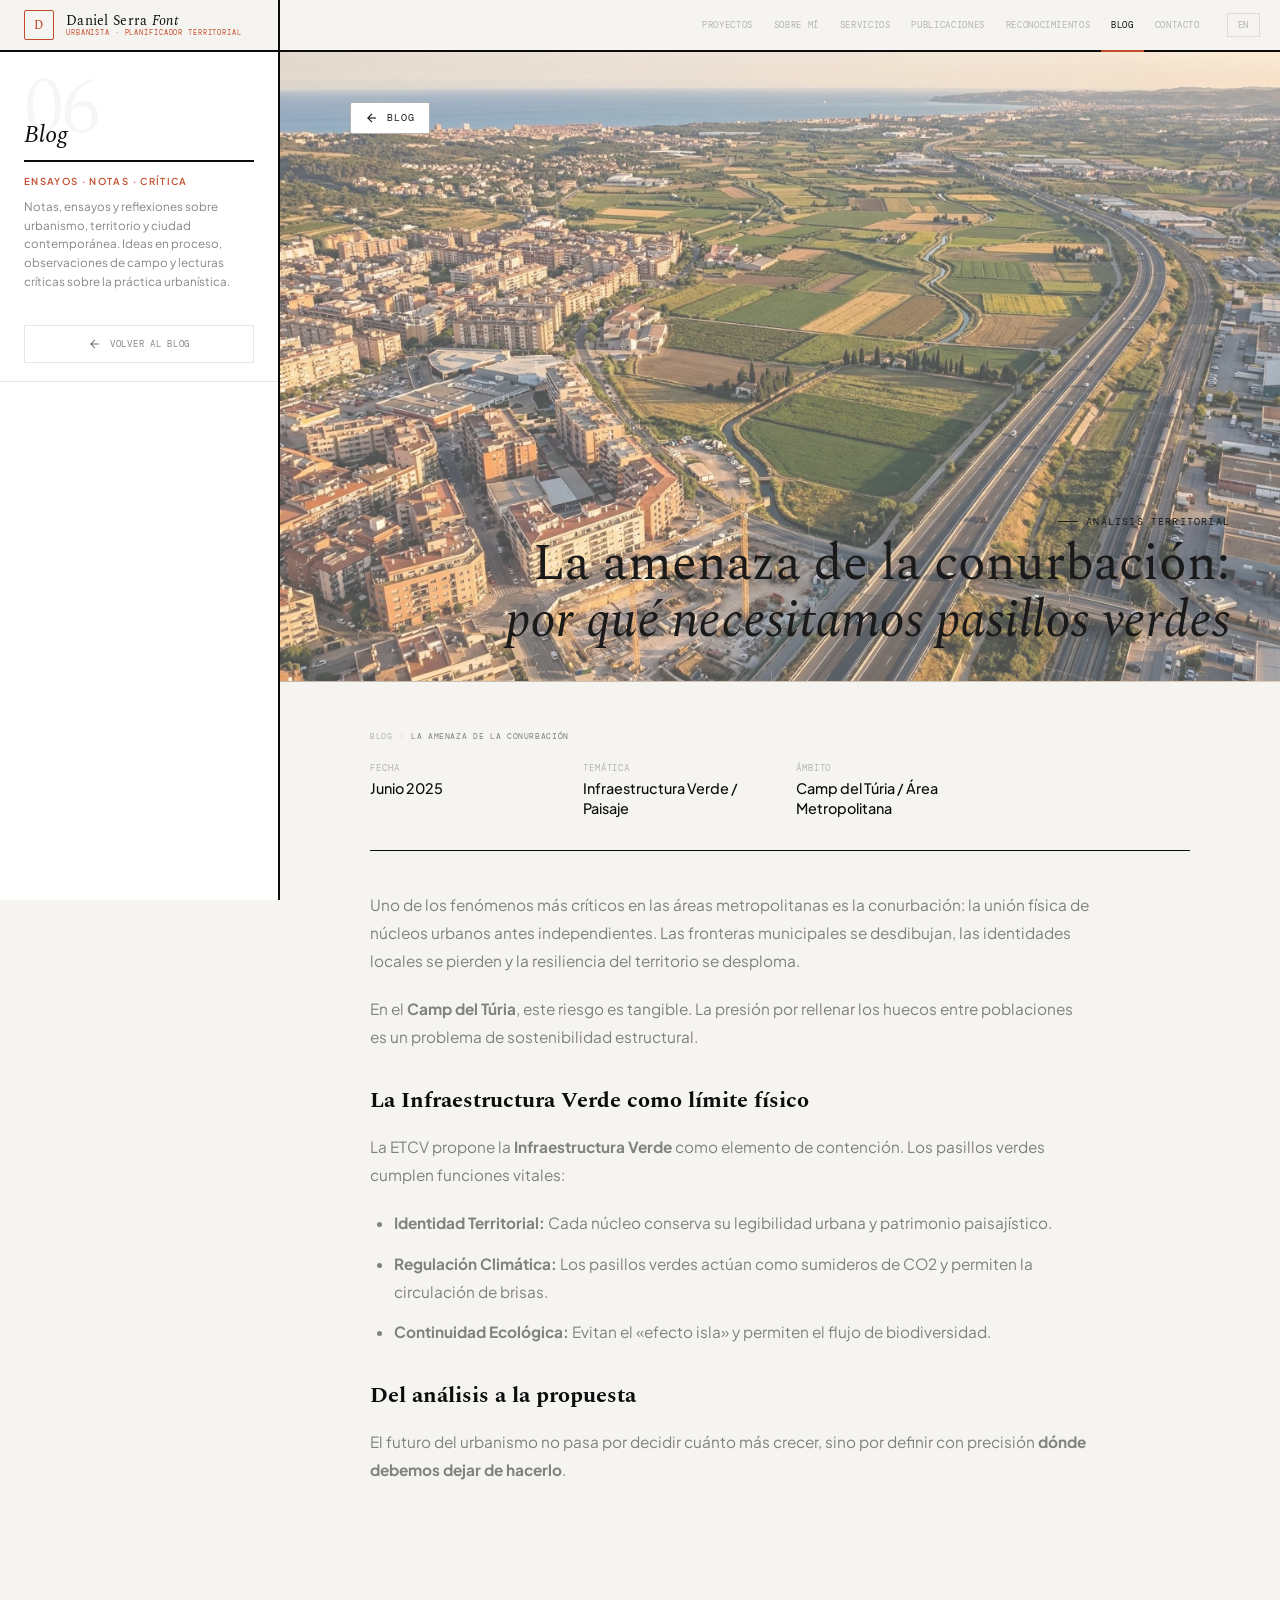
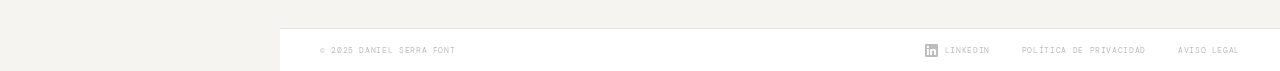
<file: articulo-conurbacion.html>
<!DOCTYPE html>
<html lang="es">
<head>
  <meta charset="UTF-8">
  <meta name="viewport" content="width=device-width, initial-scale=1.0">
  <title>La amenaza de la conurbación — Daniel Serra Font</title>
  <meta name="description" content="La Infraestructura Verde como herramienta contra la conurbación. Análisis del Camp del Túria y la necesidad de pasillos verdes entre municipios.">
  <meta property="og:type" content="website">
  <meta property="og:url" content="https://daserfondesign-art.github.io/danielserra_urbanplanning/articulo-conurbacion.html">
  <meta property="og:title" content="La amenaza de la conurbación — Daniel Serra Font">
  <meta property="og:description" content="La Infraestructura Verde como herramienta contra la conurbación. Análisis del Camp del Túria y la necesidad de pasillos verdes entre municipios.">
  <meta property="og:image" content="https://daserfondesign-art.github.io/danielserra_urbanplanning/assets/img/og-image.jpg">
  <meta name="twitter:card" content="summary_large_image">
  <meta name="twitter:title" content="La amenaza de la conurbación — Daniel Serra Font">
  <meta name="twitter:description" content="La Infraestructura Verde como herramienta contra la conurbación. Análisis del Camp del Túria y la necesidad de pasillos verdes entre municipios.">
  <link rel="preconnect" href="https://fonts.googleapis.com">
  <link href="https://fonts.googleapis.com/css2?family=Spectral:ital,wght@0,300;0,400;0,500;1,300;1,400;1,500&family=Plus+Jakarta+Sans:wght@300;400;500;600&family=DM+Mono:wght@300;400&display=swap" rel="stylesheet">
  <link rel="stylesheet" href="css/styles.css">
</head>
<body>

  <div id="nav-root" data-active="blog"></div>

  <aside class="sidebar">
    <div class="sb-identity">
      <div class="sb-big-num">06</div>
      <div class="sb-name" data-i18n-html="sb_name_blog"><em>Blog</em></div>
      <div class="sb-rule"></div>
      <div class="sb-role" data-i18n="sb_role_blog">Ensayos · Notas · Crítica</div>
      <p class="sb-desc" data-i18n="pg_desc_blog">Notas, ensayos y reflexiones sobre urbanismo y territorio.</p>
    </div>
    <div class="sb-scroll">
      <div class="sb-section">
        <a href="blog.html" class="btn-ext" style="margin-top:0;">
          <svg width="14" height="14" viewBox="0 0 24 24" fill="none" stroke="currentColor" stroke-width="2"><line x1="19" y1="12" x2="5" y2="12"/><polyline points="12 19 5 12 12 5"/></svg>
          <span data-i18n="btn_back_blog">Volver al Blog</span>
        </a>
      </div>
    </div>
  </aside>

  <div class="main-wrap">
     <header class="proj-hero" style="background-image: url('assets/img/conurbacion.webp'); background-size: cover; background-position: center;">
  <div style="position: absolute; top: 0; left: 0; width: 100%; height: 100%; background: rgba(255, 255, 255, 0.3); z-index: 1;"></div>
  
  <div style="position: relative; z-index: 2; width: 100%;">
    <a href="blog.html" class="back-btn" style="color: #1a1a1a; border-color: rgba(0,0,0,0.3); display: inline-flex;">
      <svg width="14" height="14" viewBox="0 0 24 24" fill="none" stroke="currentColor" stroke-width="2"><line x1="19" y1="12" x2="5" y2="12"/><polyline points="12 19 5 12 12 5"/></svg>
      Blog
    </a>
  </div>

  <div style="position: relative; z-index: 2; width: 100%; text-align: right;">
    <div class="proj-hero-tag" style="color: #1a1a1a; margin-bottom: 0.5rem;" data-i18n="art3_tag">Análisis Territorial</div>
    <h1 class="detail-hero-name" style="color: #1a1a1a; font-size: 3.2rem; margin: 0; line-height: 1.1;" data-i18n-html="art3_title_full">
        La amenaza de la conurbación: <br><em>por qué necesitamos pasillos verdes</em>
    </h1>
  </div>
</header>

    <main class="proj-content">
            <nav class="breadcrumb" aria-label="Breadcrumb">
        <a href="blog.html" data-i18n="nav_blog">Blog</a>
        <span class="bc-sep">›</span>
        <span class="bc-current" data-i18n="art3_bc">La amenaza de la conurbación</span>
      </nav>
      <div class="proj-meta-strip">
        <div class="proj-meta-item">
          <span class="proj-meta-lbl" data-i18n="art_lbl_date">Fecha</span>
          <span class="proj-meta-val" data-i18n="art3_val_date">Junio 2025</span>
        </div>
        <div class="proj-meta-item">
          <span class="proj-meta-lbl" data-i18n="art_lbl_topic">Temática</span>
          <span class="proj-meta-val" data-i18n="art3_val_topic">Infraestructura Verde / Paisaje</span>
        </div>
        <div class="proj-meta-item">
          <span class="proj-meta-lbl" data-i18n="art_lbl_scope">Ámbito</span>
          <span class="proj-meta-val" data-i18n="art3_val_scope">Camp del Túria / Área Metropolitana</span>
        </div>
      </div>

      <div class="proj-desc-block" data-i18n-html="art3_body">
        <p>Uno de los fenómenos más críticos en el desarrollo de las áreas metropolitanas es la conurbación: la unión física de dos o más núcleos urbanos antes independientes. Lo que comienza como un crecimiento periférico termina convirtiéndose en un continuo de asfalto donde las fronteras municipales se desdibujan, las identidades locales se pierden y, lo más grave, la resiliencia del territorio se desploma.</p>

        <p>En mi análisis del crecimiento en la comarca del <strong>Camp del Túria</strong>, este riesgo es una realidad tangible. La presión por "rellenar" los huecos entre poblaciones no es solo una cuestión estética; es un problema de sostenibilidad estructural.</p>

        <h3 style="font-family: var(--serif); font-size: 1.4rem; margin: 2rem 0 1rem;">La Infraestructura Verde como límite físico</h3>
        
        <p>Frente al modelo de "mancha de aceite", la legislación actual y la Estrategia Territorial de la Comunitat Valenciana (ETCV) proponen el uso de la <strong>Infraestructura Verde</strong> no solo como zona de recreo, sino como un elemento de contención. Los pasillos o cuñas verdes entre municipios cumplen funciones vitales:</p>

        <ul style="margin-bottom: 2rem; padding-left: 1.5rem; color: var(--text-2); font-size: 0.96rem; line-height: 1.82;">
          <li style="margin-bottom: 0.8rem;"><strong>Identidad Territorial:</strong> Mantener una separación física permite que cada núcleo conserve su legibilidad urbana y su patrimonio paisajístico propio.</li>
          <li style="margin-bottom: 0.8rem;"><strong>Regulación Climática:</strong> El asfalto continuo genera islas de calor. Los pasillos verdes actúan como sumideros de CO2 y permiten la circulación de brisas que refrigeran las zonas habitadas.</li>
          <li><strong>Continuidad Ecológica:</strong> Evitan que los espacios naturales queden aislados ("efecto isla"), permitiendo el flujo de biodiversidad entre los parques naturales (como la Serra Calderona) y las zonas agrícolas.</li>
        </ul>

        <h3 style="font-family: var(--serif); font-size: 1.4rem; margin: 2rem 0 1rem;">Del análisis a la propuesta</h3>

        <p>Para frenar la conurbación, el planificador debe identificar los suelos de mayor valor agrológico o paisajístico situados en las áreas críticas de contacto. No basta con prohibir construir; hay que dotar a esos espacios de una función clara dentro del sistema de espacios públicos supramunicipales.</p>

        <p>En definitiva, el futuro del urbanismo en comarcas como el Camp del Túria no pasa por decidir cuánto más podemos crecer, sino por definir con precisión <strong>dónde debemos dejar de hacerlo</strong> para garantizar que nuestras ciudades sigan siendo lugares habitables y no simples fragmentos de una metrópolis infinita.</p>
      </div>
    </main>
  </div>

  <div id="footer-root"></div>
  <script src="js/main.js"></script>
<script src="js/analytics.js"></script>
</body>
</html>
</file>
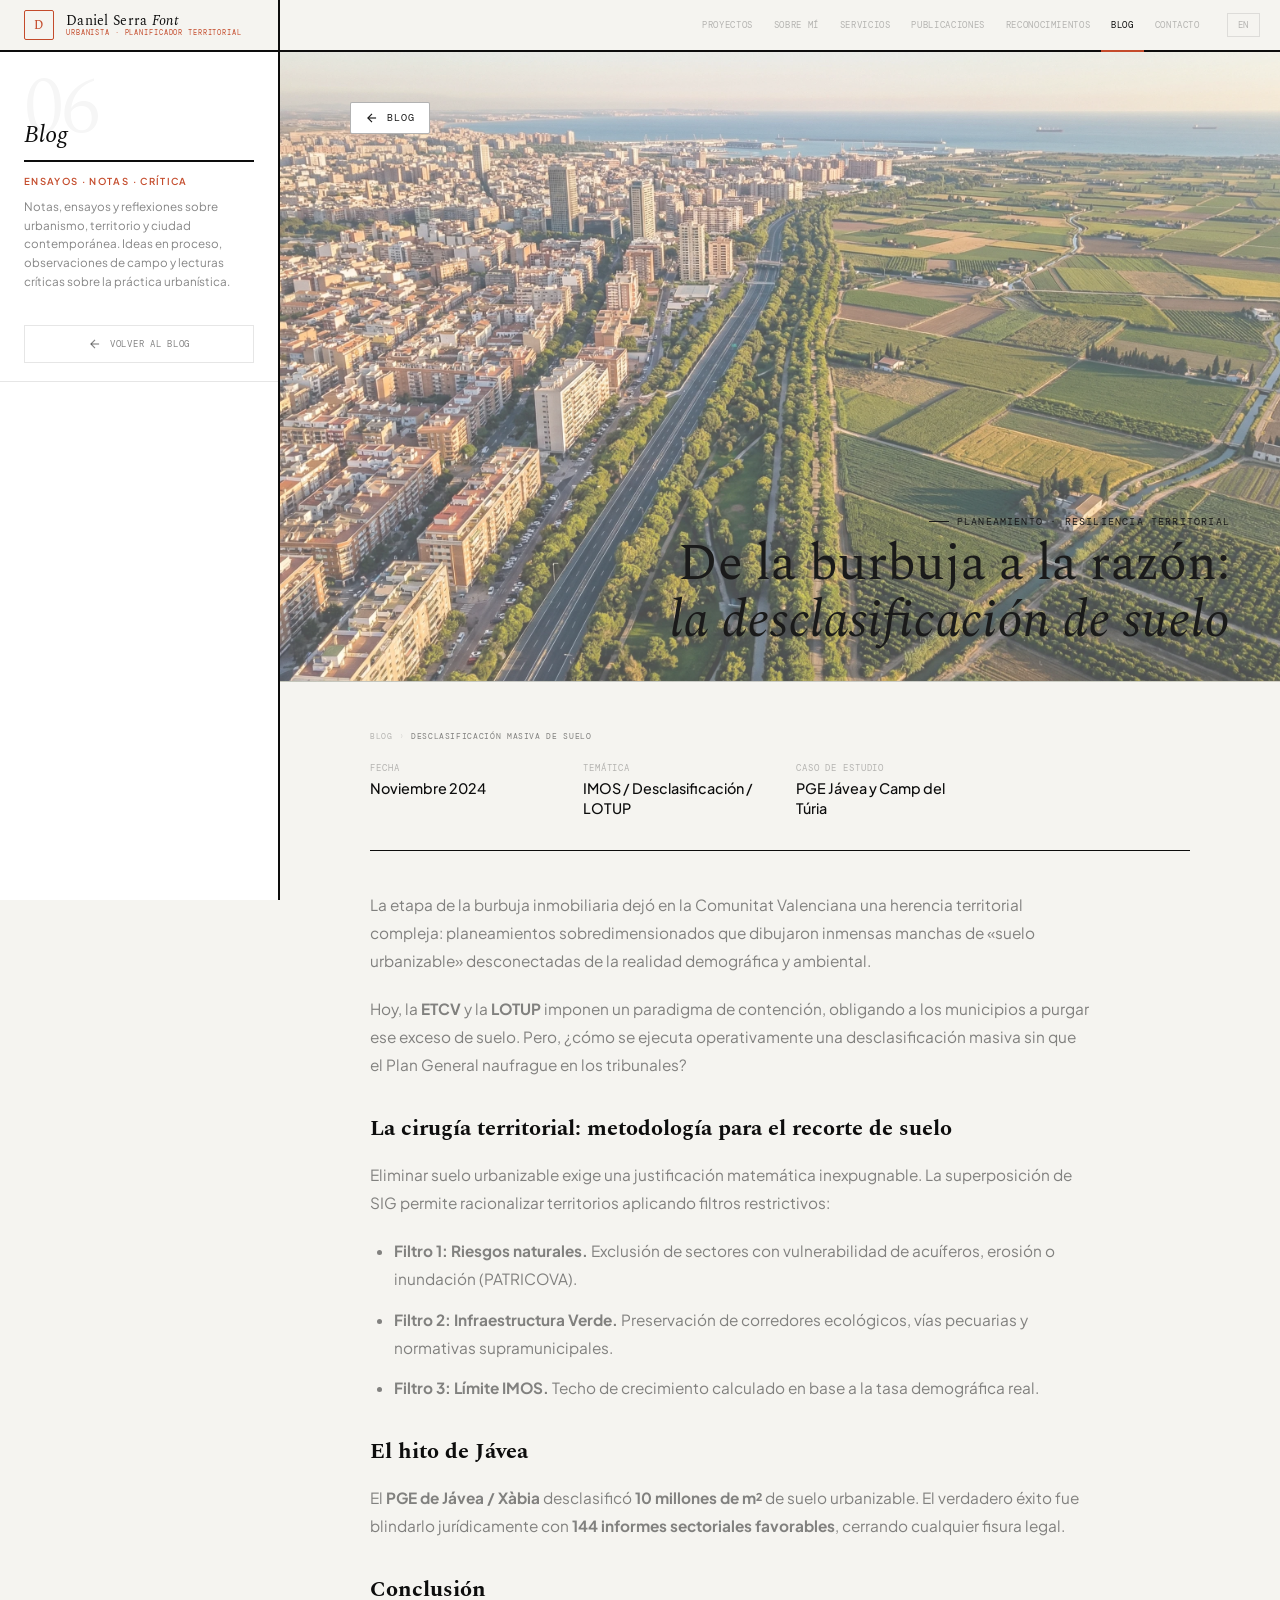
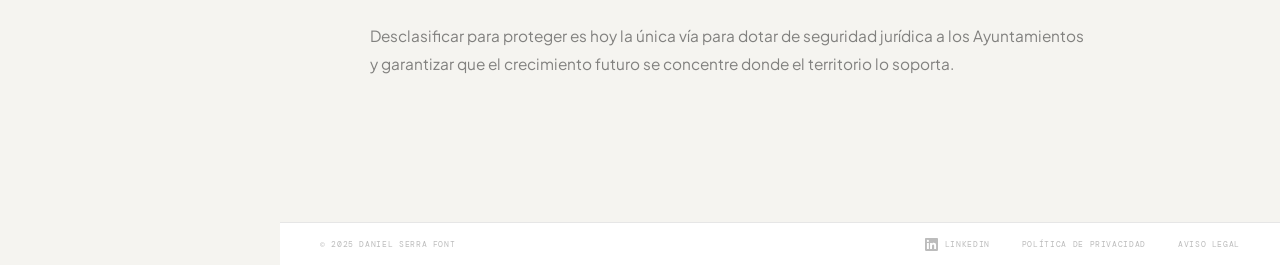
<file: articulo-desclasificacion.html>
<!DOCTYPE html>
<html lang="es">
<head>
  <meta charset="UTF-8">
  <meta name="viewport" content="width=device-width, initial-scale=1.0">
  <title>Desclasificación de Suelo — Daniel Serra Font</title>
  <meta name="description" content="Metodología técnica para la desclasificación masiva de suelo urbanizable. El caso de Jávea: 10 millones de m² y 144 informes sectoriales favorables.">
  <meta property="og:type" content="website">
  <meta property="og:url" content="https://daserfondesign-art.github.io/danielserra_urbanplanning/articulo-desclasificacion.html">
  <meta property="og:title" content="Desclasificación de Suelo — Daniel Serra Font">
  <meta property="og:description" content="Metodología técnica para la desclasificación masiva de suelo urbanizable. El caso de Jávea: 10 millones de m² y 144 informes sectoriales favorables.">
  <meta property="og:image" content="https://daserfondesign-art.github.io/danielserra_urbanplanning/assets/img/og-image.jpg">
  <meta name="twitter:card" content="summary_large_image">
  <meta name="twitter:title" content="Desclasificación de Suelo — Daniel Serra Font">
  <meta name="twitter:description" content="Metodología técnica para la desclasificación masiva de suelo urbanizable. El caso de Jávea: 10 millones de m² y 144 informes sectoriales favorables.">
  <link rel="preconnect" href="https://fonts.googleapis.com">
  <link href="https://fonts.googleapis.com/css2?family=Spectral:ital,wght@0,300;0,400;0,500;1,300;1,400;1,500&family=Plus+Jakarta+Sans:wght@300;400;500;600&family=DM+Mono:wght@300;400&display=swap" rel="stylesheet">
  <link rel="stylesheet" href="css/styles.css">
</head>
<body>

  <div id="nav-root" data-active="blog"></div>

  <aside class="sidebar">
    <div class="sb-identity">
      <div class="sb-big-num">06</div>
      <div class="sb-name" data-i18n-html="sb_name_blog"><em>Blog</em></div>
      <div class="sb-rule"></div>
      <div class="sb-role" data-i18n="sb_role_blog">Ensayos · Notas · Crítica</div>
      <p class="sb-desc" data-i18n="pg_desc_blog">Notas, ensayos y reflexiones sobre urbanismo, territorio y ciudad contemporánea.</p>
    </div>
    <div class="sb-scroll">
      <div class="sb-section">
        <a href="blog.html" class="btn-ext" style="margin-top:0;">
          <svg width="14" height="14" viewBox="0 0 24 24" fill="none" stroke="currentColor" stroke-width="2"><line x1="19" y1="12" x2="5" y2="12"/><polyline points="12 19 5 12 12 5"/></svg>
          <span data-i18n="btn_back_blog">Volver al Blog</span>
        </a>
      </div>
    </div>
  </aside>

  <div class="main-wrap">
    
    <header class="proj-hero" style="background-image: url('assets/img/burbuja.webp'); background-size: cover; background-position: center;">
  <div style="position: absolute; top: 0; left: 0; width: 100%; height: 100%; background: rgba(255, 255, 255, 0.3); z-index: 1;"></div>
  
  <div style="position: relative; z-index: 2; width: 100%;">
    <a href="blog.html" class="back-btn" style="color: #1a1a1a; border-color: rgba(0,0,0,0.3); display: inline-flex;">
      <svg width="14" height="14" viewBox="0 0 24 24" fill="none" stroke="currentColor" stroke-width="2"><line x1="19" y1="12" x2="5" y2="12"/><polyline points="12 19 5 12 12 5"/></svg>
      Blog
    </a>
  </div>

  <div style="position: relative; z-index: 2; width: 100%; text-align: right;">
    <div class="proj-hero-tag" style="color: #1a1a1a; margin-bottom: 0.5rem;" data-i18n="art2_tag">Planeamiento · Resiliencia Territorial</div>
    <h1 class="detail-hero-name" style="color: #1a1a1a; font-size: 3.2rem; margin: 0; line-height: 1.1;" data-i18n-html="art2_title_full">
        De la burbuja a la razón: <br><em>la desclasificación de suelo</em>
    </h1>
  </div>
</header>

    <main class="proj-content">
      
            <nav class="breadcrumb" aria-label="Breadcrumb">
        <a href="blog.html" data-i18n="nav_blog">Blog</a>
        <span class="bc-sep">›</span>
        <span class="bc-current" data-i18n="art2_bc">Desclasificación masiva de suelo</span>
      </nav>
      <div class="proj-meta-strip">
        <div class="proj-meta-item">
          <span class="proj-meta-lbl" data-i18n="art_lbl_date">Fecha</span>
          <span class="proj-meta-val" data-i18n="art2_val_date">Noviembre 2024</span>
        </div>
        <div class="proj-meta-item">
          <span class="proj-meta-lbl" data-i18n="art_lbl_topic">Temática</span>
          <span class="proj-meta-val" data-i18n="art2_val_topic">IMOS / Desclasificación / LOTUP</span>
        </div>
        <div class="proj-meta-item">
          <span class="proj-meta-lbl" data-i18n="art_lbl_case">Caso de Estudio</span>
          <span class="proj-meta-val" data-i18n="art2_val_case">PGE Jávea y Camp del Túria</span>
        </div>
      </div>

      <div class="proj-desc-block" data-i18n-html="art2_body">
        <p>La etapa de la burbuja inmobiliaria dejó en la Comunitat Valenciana una herencia territorial compleja: planeamientos municipales sobredimensionados, basados en la preconstitucional Ley del Suelo o en dinámicas expansivas de los años 90, que dibujaron inmensas manchas de "suelo urbanizable" desconectadas de la realidad demográfica y ambiental.</p>

        <p>Hoy, el marco jurídico ha dado un giro de 180 grados. La <strong>Estrategia Territorial de la Comunitat Valenciana (ETCV)</strong> y la <strong>LOTUP</strong> imponen un paradigma de contención, obligando a los municipios a purgar ese exceso de suelo para proteger el paisaje y la viabilidad económica de las ciudades. Pero, ¿cómo se ejecuta operativamente una desclasificación masiva sin que el Plan General naufrague en los tribunales?</p>

        <h3 style="font-family: var(--serif); font-size: 1.4rem; margin: 2rem 0 1rem;">La cirugía territorial: metodología para el recorte de suelo</h3>
        
        <p>Eliminar suelo urbanizable no consiste en borrar líneas en un plano de forma arbitraria; exige una justificación matemática e ingenieril inexpugnable. En mi investigación sobre el crecimiento urbanístico de la comarca del Camp del Túria, demostramos cómo la superposición de sistemas de información geográfica (SIG) permite racionalizar territorios enteros aplicando una secuencia estricta de filtros restrictivos:</p>

        <ul style="margin-bottom: 2rem; padding-left: 1.5rem; color: var(--text-2); font-size: 0.96rem; line-height: 1.82;">
          <li style="margin-bottom: 0.8rem;"><strong>Filtro 1: Riesgos naturales e inducidos.</strong> La exclusión inmediata de cualquier sector que presente vulnerabilidad de acuíferos, riesgo de erosión potencial o afecciones por peligrosidad de inundación (PATRICOVA). El territorio no debe luchar contra su geomorfología.</li>
          <li style="margin-bottom: 0.8rem;"><strong>Filtro 2: Blindaje de la Infraestructura Verde.</strong> La preservación de corredores ecológicos, vías pecuarias y el respeto a normativas supramunicipales (como el PATFOR o los PORN de Parques Naturales), conectando hitos paisajísticos y evitando las conurbaciones (la fusión asfáltica de municipios colindantes).</li>
          <li><strong>Filtro 3: El límite matemático (IMOS).</strong> Aplicar el Índice Máximo de Ocupación de Suelo para Uso Residencial. Un techo de crecimiento calculado en base a la tasa demográfica real, el tamaño del municipio y su rol en el sistema nodal territorial. Lo que matemáticamente exceda este umbral, simplemente no puede clasificarse.</li>
        </ul>

        <h3 style="font-family: var(--serif); font-size: 1.4rem; margin: 2rem 0 1rem;">De la teoría a la trinchera administrativa: El hito de Jávea</h3>

        <p>La teoría es clara, pero la práctica administrativa está llena de presiones, expectativas patrimoniales y burocracia. Llevar a cabo una desclasificación a gran escala exige un trabajo de <em>ingeniería administrativa</em> monumental. El caso del <strong>Plan General Estructural (PGE) de Jávea / Xàbia</strong> es el paradigma de este desafío.</p>

        <p>Este municipio litoral, históricamente presionado por el urbanismo expansivo y regulado por un plan de 1990, afrontó la redacción de un nuevo PGE con un objetivo claro: paralizar el crecimiento horizontal, frenar los Programas de Actuación Integrada (PAI) depredadores de territorio y proteger el paisaje mediterráneo.</p>

        <p>El resultado fue la <strong>desclasificación de 10 millones de metros cuadrados (1.000 hectáreas)</strong> de suelo previamente urbanizable. Sin embargo, el verdadero éxito técnico no fue dibujarlo, sino <strong>blindarlo jurídicamente</strong>.</p>

        <blockquote style="font-family: var(--serif); font-size: 1.1rem; font-style: italic; color: var(--text); border-left: 3px solid var(--red); padding-left: 1.5rem; margin: 2.5rem 0;">
          «El nuevo Plan General culmina su fase final avalado por 144 informes sectoriales favorables. Una acción que protege 10 millones de metros cuadrados de suelo urbanizable, paralizando el crecimiento horizontal.»
          <br><span style="font-family: var(--sans); font-size: 0.8rem; color: var(--text-2); font-style: normal; display: block; margin-top: 0.8rem;">— Comunicación Institucional del Pleno de Aprobación. Ayuntamiento de Xàbia, 2023.</span>
        </blockquote>

        <p>Para que la Conselleria pudiera emitir la Declaración Ambiental Territorial Estratégica (DATE) y legitimar esta desclasificación, el equipo redactor tuvo que recabar, integrar y armonizar <strong>144 informes sectoriales favorables</strong>. Esto implica superar el escrutinio técnico cruzado de la Confederación Hidrográfica, Costas, Carreteras, Cultura, Educación, Sanidad y EPSAR, entre otros. Lograr la concurrencia favorable de 144 organismos supramunicipales cierra cualquier fisura legal que pudiera ser explotada en los tribunales, garantizando la supervivencia del modelo territorial.</p>

        <h3 style="font-family: var(--serif); font-size: 1.4rem; margin: 2rem 0 1rem;">Conclusión: El planificador como cirujano jurídico</h3>

        <p>El urbanismo en la Comunitat Valenciana ha mutado. El éxito y el mérito profesional ya no recaen en el diseñador de grandes ensanches sobre el plano, sino en el técnico capaz de articular una defensa medioambiental sin fisuras.</p>

        <p>Adaptar un municipio del siglo XX a las normativas del siglo XXI requiere operar como un "cirujano jurídico". Desclasificar para proteger es hoy la única vía para dotar de seguridad jurídica a los Ayuntamientos, evitar la anulación de los planes en los tribunales y garantizar que el crecimiento futuro se concentre, exclusivamente, donde el territorio realmente lo soporta.</p>
      </div>

    </main>
  </div>

  <div id="footer-root"></div>
  <script src="js/main.js"></script>
<script src="js/analytics.js"></script>
</body>
</html>
</file>
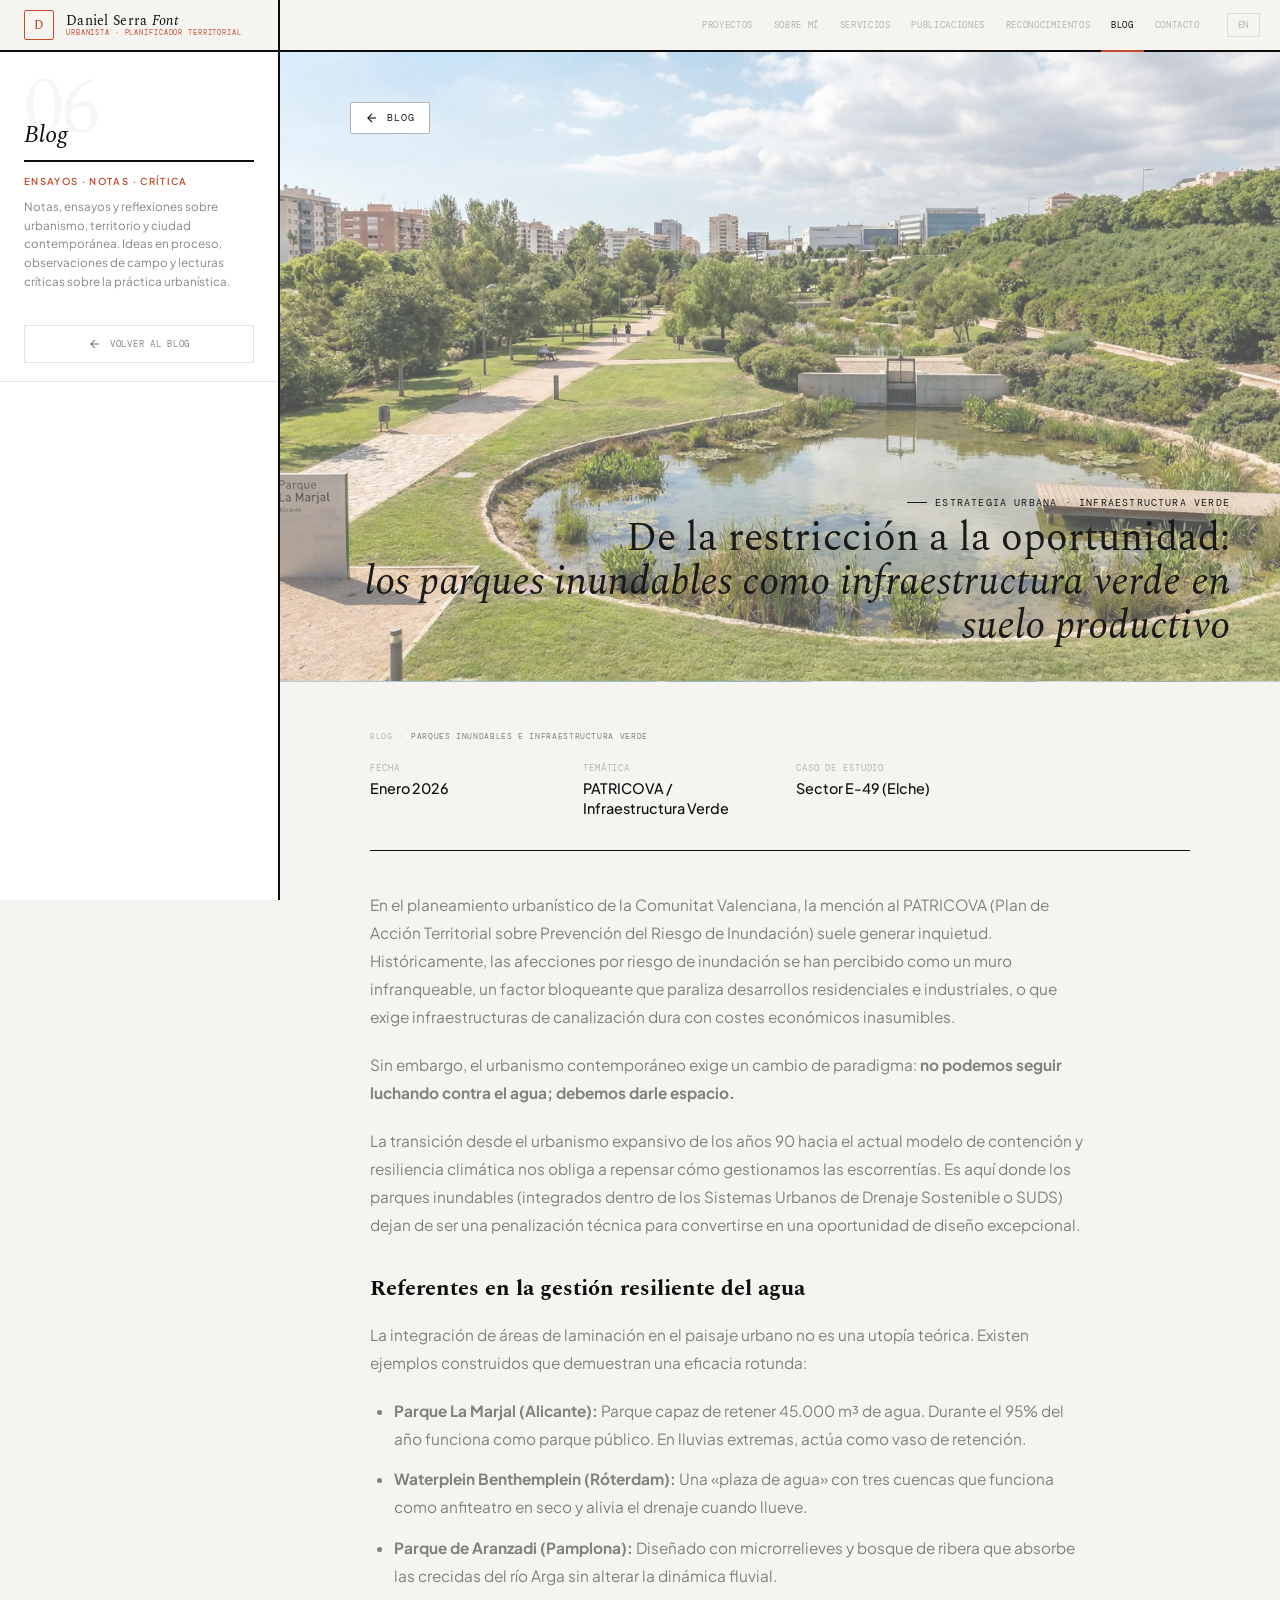
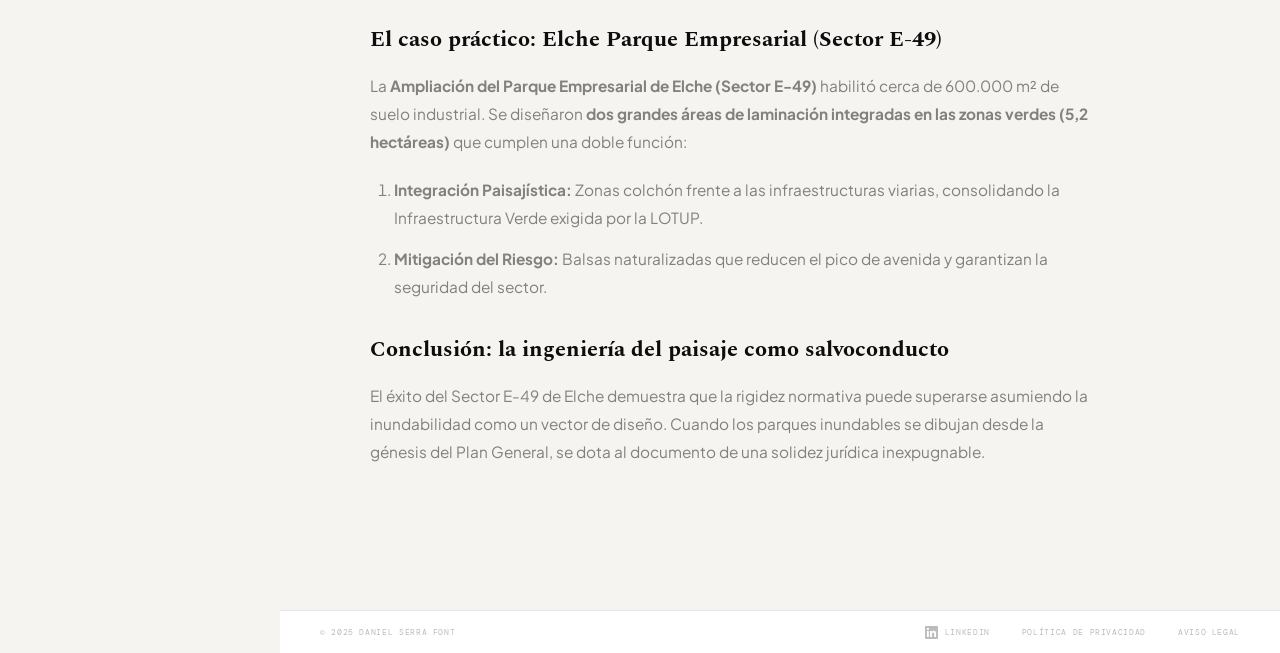
<file: articulo-inundabilidad.html>
<!DOCTYPE html>
<html lang="es">
<head>
  <meta charset="UTF-8">
  <meta name="viewport" content="width=device-width, initial-scale=1.0">
  <title>Parques Inundables — Daniel Serra Font</title>
  <meta name="description" content="Análisis de los parques inundables como Infraestructura Verde en suelo productivo. Caso de éxito del Sector E-49 de Elche y cumplimiento del PATRICOVA.">
  <meta property="og:type" content="website">
  <meta property="og:url" content="https://daserfondesign-art.github.io/danielserra_urbanplanning/articulo-inundabilidad.html">
  <meta property="og:title" content="Parques Inundables e Infraestructura Verde — Daniel Serra Font">
  <meta property="og:description" content="Análisis de los parques inundables como Infraestructura Verde en suelo productivo. Caso de éxito del Sector E-49 de Elche y cumplimiento del PATRICOVA.">
  <meta property="og:image" content="https://daserfondesign-art.github.io/danielserra_urbanplanning/assets/img/og-image.jpg">
  <meta name="twitter:card" content="summary_large_image">
  <meta name="twitter:title" content="Parques Inundables e Infraestructura Verde — Daniel Serra Font">
  <meta name="twitter:description" content="Análisis de los parques inundables como Infraestructura Verde en suelo productivo. Caso de éxito del Sector E-49 de Elche y cumplimiento del PATRICOVA.">
  <link rel="preconnect" href="https://fonts.googleapis.com">
  <link href="https://fonts.googleapis.com/css2?family=Spectral:ital,wght@0,300;0,400;0,500;1,300;1,400;1,500&family=Plus+Jakarta+Sans:wght@300;400;500;600&family=DM+Mono:wght@300;400&display=swap" rel="stylesheet">
  <link rel="stylesheet" href="css/styles.css">
</head>
<body>

  <div id="nav-root" data-active="blog"></div>

  <aside class="sidebar">
    <div class="sb-identity">
      <div class="sb-big-num">06</div>
      <div class="sb-name" data-i18n-html="sb_name_blog"><em>Blog</em></div>
      <div class="sb-rule"></div>
      <div class="sb-role" data-i18n="sb_role_blog">Ensayos · Notas · Crítica</div>
      <p class="sb-desc" data-i18n="pg_desc_blog">Notas, ensayos y reflexiones sobre urbanismo, territorio y ciudad contemporánea.</p>
    </div>
    <div class="sb-scroll">
      <div class="sb-section">
        <a href="blog.html" class="btn-ext" style="margin-top:0;">
          <svg width="14" height="14" viewBox="0 0 24 24" fill="none" stroke="currentColor" stroke-width="2"><line x1="19" y1="12" x2="5" y2="12"/><polyline points="12 19 5 12 12 5"/></svg>
          <span data-i18n="btn_back_blog">Volver al Blog</span>
        </a>
      </div>
    </div>
  </aside>

  <div class="main-wrap">
    
  <header class="proj-hero" style="background-image: url('assets/img/inundable.webp'); background-size: cover; background-position: center;">
  <div style="position: absolute; top: 0; left: 0; width: 100%; height: 100%; background: rgba(255, 255, 255, 0.3); z-index: 1;"></div>
  
  <div style="position: relative; z-index: 2; width: 100%;">
    <a href="blog.html" class="back-btn" style="color: #1a1a1a; border-color: rgba(0,0,0,0.3); display: inline-flex;">
      <svg width="14" height="14" viewBox="0 0 24 24" fill="none" stroke="currentColor" stroke-width="2"><line x1="19" y1="12" x2="5" y2="12"/><polyline points="12 19 5 12 12 5"/></svg>
      Blog
    </a>
  </div>

  <div style="position: relative; z-index: 2; width: 100%; text-align: right;">
    <div class="proj-hero-tag" style="color: #1a1a1a; margin-bottom: 0.5rem;" data-i18n="art1_tag">Estrategia Urbana · Infraestructura Verde</div>
    <h1 class="detail-hero-name" style="color: #1a1a1a; font-size: 2.5rem; margin: 0; line-height: 1.1;" data-i18n-html="art1_title_full">
    De la restricción a la oportunidad: <br>
    <em>los parques inundables como infraestructura verde en suelo productivo</em>
</h1>
  </div>
</header>

    <main class="proj-content">
      
            <nav class="breadcrumb" aria-label="Breadcrumb">
        <a href="blog.html" data-i18n="nav_blog">Blog</a>
        <span class="bc-sep">›</span>
        <span class="bc-current" data-i18n="art1_bc">Parques inundables e Infraestructura Verde</span>
      </nav>
      <div class="proj-meta-strip">
        <div class="proj-meta-item">
          <span class="proj-meta-lbl" data-i18n="art_lbl_date">Fecha</span>
          <span class="proj-meta-val" data-i18n="art1_val_date">Enero 2026</span>
        </div>
        <div class="proj-meta-item">
          <span class="proj-meta-lbl" data-i18n="art_lbl_topic">Temática</span>
          <span class="proj-meta-val" data-i18n="art1_val_topic">PATRICOVA / Infraestructura Verde</span>
        </div>
        <div class="proj-meta-item">
          <span class="proj-meta-lbl" data-i18n="art_lbl_case">Caso de Estudio</span>
          <span class="proj-meta-val" data-i18n="art1_val_case">Sector E-49 (Elche)</span>
        </div>
      </div>

      <div class="proj-desc-block" data-i18n-html="art1_body">
        <p>En el planeamiento urbanístico de la Comunitat Valenciana, la mención al PATRICOVA (Plan de Acción Territorial sobre Prevención del Riesgo de Inundación) suele generar inquietud. Históricamente, las afecciones por riesgo de inundación se han percibido como un muro infranqueable, un factor bloqueante que paraliza desarrollos residenciales e industriales, o que exige infraestructuras de canalización dura con costes económicos inasumibles.</p>

        <p>Sin embargo, el urbanismo contemporáneo exige un cambio de paradigma: <strong>no podemos seguir luchando contra el agua; debemos darle espacio.</strong></p>

        <p>La transición desde el urbanismo expansivo de los años 90 hacia el actual modelo de contención y resiliencia climática nos obliga a repensar cómo gestionamos las escorrentías. Es aquí donde los parques inundables (integrados dentro de los Sistemas Urbanos de Drenaje Sostenible o SUDS) dejan de ser una penalización técnica para convertirse en una oportunidad de diseño excepcional, permitiendo cumplir con la estricta normativa autonómica mientras se genera Infraestructura Verde de alta calidad.</p>

        <h3 style="font-family: var(--serif); font-size: 1.4rem; margin: 2rem 0 1rem;">Referentes en la gestión resiliente del agua</h3>
        
        <p>La integración de áreas de laminación en el paisaje urbano no es una utopía teórica. Existen ejemplos construidos que han demostrado una eficacia rotunda frente a episodios de lluvias torrenciales, transformando el problema hídrico en un activo urbano:</p>

        <ul style="margin-bottom: 2rem; padding-left: 1.5rem; color: var(--text-2); font-size: 0.96rem; line-height: 1.82;">
          <li style="margin-bottom: 0.8rem;"><strong>Parque La Marjal (Alicante):</strong> Un hito en la Comunitat Valenciana. Ante los recurrentes problemas de inundación en la zona de la Playa de San Juan, se diseñó un parque capaz de retener hasta 45.000 metros cúbicos de agua. Durante el 95% del año funciona como un parque público de gran valor paisajístico. En episodios de lluvias extremas, su topografía deprimida actúa como un vaso de retención, laminando el agua y evitando el colapso de la red de alcantarillado.</li>
          <li style="margin-bottom: 0.8rem;"><strong>Waterplein Benthemplein (Róterdam, Países Bajos):</strong> En un entorno urbano denso, Róterdam apostó por una "plaza de agua". Compuesta por tres cuencas secas a diferentes niveles, funciona habitualmente como anfiteatro y zona de descanso. Cuando llueve, la topografía dirige el agua hacia estas cuencas, aliviando el sistema de drenaje de forma visible y pedagógica.</li>
          <li><strong>Parque de Aranzadi (Pamplona):</strong> Situado en un meandro del río Arga, este proyecto asumió la inundabilidad natural del terreno. En lugar de construir diques de contención, el parque se diseñó con microrrelieves y un bosque de ribera que absorbe las crecidas regulares, protegiendo las áreas urbanas sin alterar la dinámica fluvial.</li>
        </ul>

        <h3 style="font-family: var(--serif); font-size: 1.4rem; margin: 2rem 0 1rem;">El caso práctico: Elche Parque Empresarial (Sector E-49)</h3>

        <p>La viabilidad de este modelo no se limita a grandes parques urbanos; es una herramienta jurídica y técnica vital para desbloquear suelo productivo. Un ejemplo claro de esta aplicación es la <strong>Ampliación del Parque Empresarial de Elche (Sector E-49)</strong>, un expediente complejo destinado a habilitar cerca de 600.000 m² de suelo industrial promovido por PIMESA.</p>

        <p>El ámbito se enfrentaba a escorrentías naturales procedentes de la sierra Llarga y las sierras de Cremats y Ripoll. La solución técnica convencional habría supuesto un impacto ambiental severo y un alto riesgo de rechazo sectorial. La estrategia adoptada consistió en utilizar la topografía a favor del planeamiento. Se diseñaron <strong>dos grandes áreas de laminación integradas físicamente en las zonas verdes de cesión (5,2 hectáreas en total)</strong> situadas en los extremos este y oeste del sector. Estas áreas deprimidas cumplen una doble función estructural:</p>

        <ol style="margin-bottom: 2rem; padding-left: 1.5rem; color: var(--text-2); font-size: 0.96rem; line-height: 1.82;">
          <li style="margin-bottom: 0.8rem;"><strong>Integración Paisajística:</strong> Actúan como zonas colchón frente a las infraestructuras viarias (A-70 y CV-86), disolviendo el impacto visual de las futuras naves industriales y consolidando la Infraestructura Verde local exigida por la LOTUP.</li>
          <li><strong>Mitigación del Riesgo:</strong> Operan como zonas de calma. En caso de precipitación extrema, el agua de escorrentía es canalizada hacia estas balsas naturalizadas, reduciendo el pico de avenida y garantizando la seguridad del sector.</li>
        </ol>

        <blockquote style="font-family: var(--serif); font-size: 1.1rem; font-style: italic; color: var(--text); border-left: 3px solid var(--red); padding-left: 1.5rem; margin: 2.5rem 0;">
          «Se valora positivamente la documentación presentada, tanto por el contenido como por la organización y la claridad expositiva [...] El riesgo de inundación se minimiza introduciendo dos áreas de laminación en la propuesta de ordenación.»
          <br><span style="font-family: var(--sans); font-size: 0.8rem; color: var(--text-2); font-style: normal; display: block; margin-top: 0.8rem;">— Declaración Ambiental y Territorial Estratégica (DATE) Conselleria de Medio Ambiente. Exp. 062-2016-EAE</span>
        </blockquote>

        <h3 style="font-family: var(--serif); font-size: 1.4rem; margin: 2rem 0 1rem;">Conclusión: la ingeniería del paisaje como salvoconducto</h3>

        <p>El éxito en la tramitación del Sector E-49 de Elche —aprobado definitivamente por unanimidad institucional y con un informe ambiental incondicional— demuestra que la rigidez de normativas autonómicas puede superarse. La clave ya no reside en justificar excepciones, sino en asumir la inundabilidad como un vector de diseño.</p>

        <p>Cuando los parques inundables se dibujan desde la génesis del Plan General, no solo se protege a la población y a la industria; se dota al documento técnico de una solidez jurídica inexpugnable frente a los cada vez más exigentes filtros ambientales de la administración.</p>
      </div>

    </main>
  </div>

  <div id="footer-root"></div>
  <script src="js/main.js"></script>
<script src="js/analytics.js"></script>
</body>
</html>
</file>
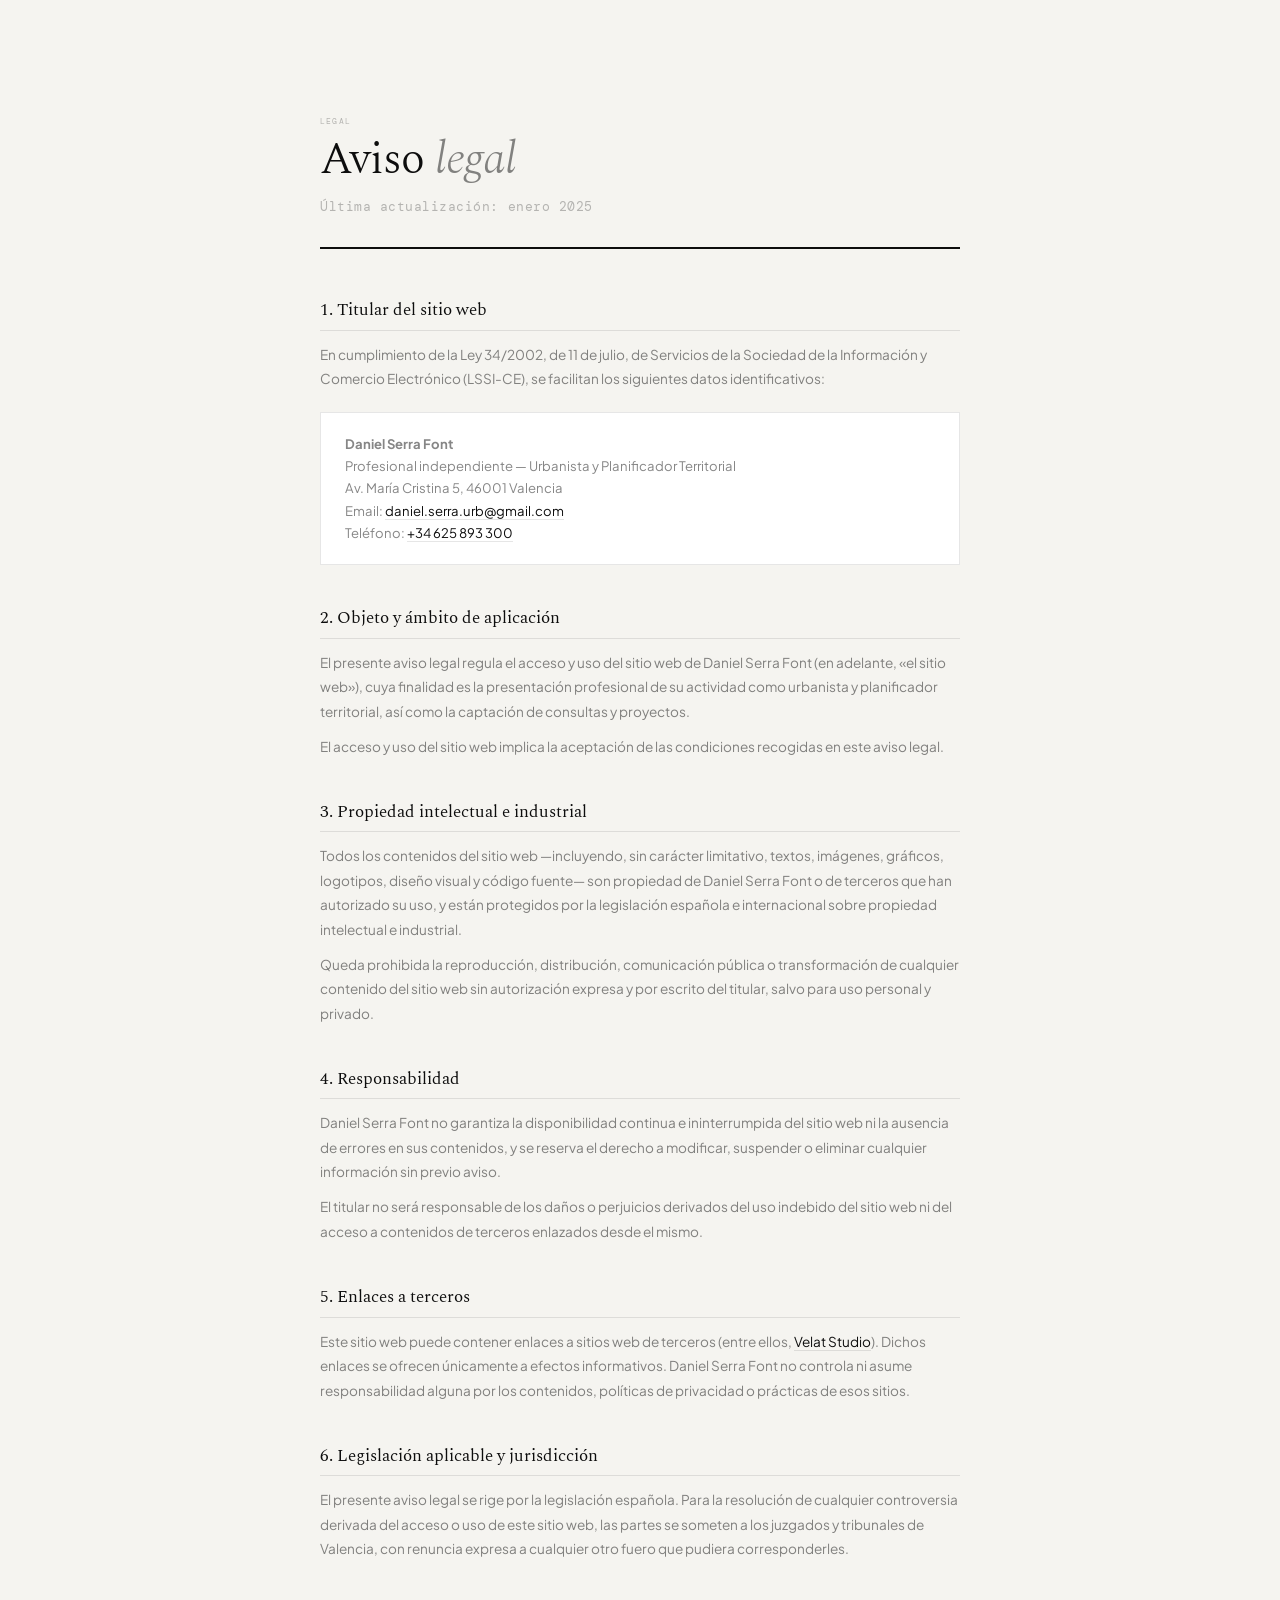
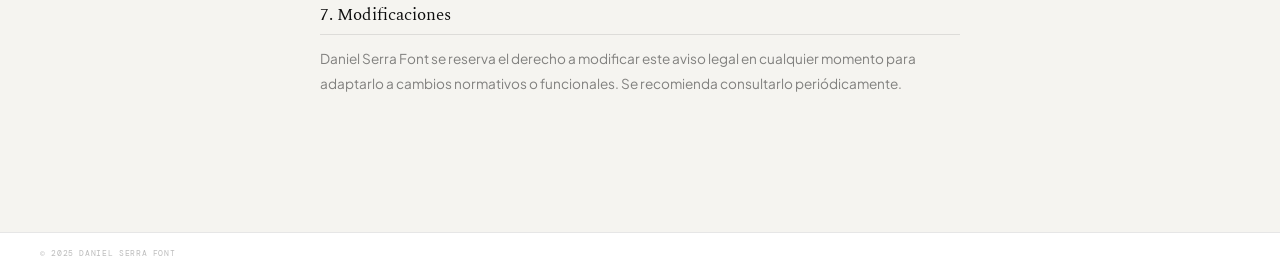
<file: aviso-legal.html>
<!DOCTYPE html>
<html lang="es">
<head>
  <meta charset="UTF-8">
  <meta name="viewport" content="width=device-width, initial-scale=1.0">
  <title>Aviso legal — Daniel Serra Font</title>
  <link rel="preconnect" href="https://fonts.googleapis.com">
  <link href="https://fonts.googleapis.com/css2?family=Spectral:ital,wght@0,300;0,400;0,500;1,300;1,400;1,500&family=Plus+Jakarta+Sans:wght@300;400;500;600&family=DM+Mono:wght@300;400&display=swap" rel="stylesheet">
  <style>
    *, *::before, *::after { box-sizing: border-box; margin: 0; padding: 0; }
    :root {
      --bg:       #f5f4f0;
      --bg2:      #edecea;
      --surface:     #ffffff;
      --border:   #0d0d0d;
      --border-l: rgba(13,13,13,0.1);
      --text:     #0d0d0d;
      --text-2:    rgba(13,13,13,0.5);
      --text-3:    rgba(13,13,13,0.28);
      --red:      #c44b2b;
      --serif:    'Spectral', Georgia, serif;
      --sans:     'Plus Jakarta Sans', sans-serif;
      --mono:     'DM Mono', monospace;
      --nav-h:   52px;
    }
    html, body { width: 100%; min-height: 100%; background: var(--bg); }
    body { font-family: var(--sans); color: var(--text); -webkit-font-smoothing: antialiased; }
    a { color: inherit; text-decoration: none; }
    ::-webkit-scrollbar { width: 3px; }
    ::-webkit-scrollbar-thumb { background: var(--border-l); }

    /* ══ TOP NAV ══ */
    .nav {
      position: fixed; top: 0; left: 0; right: 0;
      height: var(--nav-h); z-index: 500;
      display: flex; align-items: stretch;
      background: var(--bg); border-bottom: 2px solid var(--border);
    }
    .nav-identity {
      display: flex; align-items: center;
      padding: 0 1.5rem; gap: 0.75rem;
    }
    .nav-id-mark {
      font-family: var(--serif); font-size: 0.75rem; font-weight: 500;
      letter-spacing: 0.08em; color: var(--red);
      border: 1.5px solid var(--red); border-radius: 2px;
      width: 30px; height: 30px; display: flex; align-items: center; justify-content: center;
      flex-shrink: 0;
    }
    .nav-id-text { display: flex; flex-direction: column; gap: 1px; }
    .nav-id-name {
      font-family: var(--serif); font-size: 0.88rem; font-weight: 400;
      letter-spacing: 0.02em; line-height: 1; color: var(--text);
    }
    .nav-id-name em { font-style: italic; }
    .nav-id-role {
      font-family: var(--mono); font-size: 0.46rem; letter-spacing: 0.12em;
      text-transform: uppercase; color: var(--red); line-height: 1;
    }
    .nav-back {
      margin-left: auto; padding: 0 1.5rem;
      display: flex; align-items: center; gap: 0.45rem;
      font-family: var(--mono); font-size: 0.55rem; letter-spacing: 0.08em;
      text-transform: uppercase; color: var(--text-3);
      transition: color 0.18s;
    }
    .nav-back:hover { color: var(--text); }
    .nav-back svg { flex-shrink: 0; }

    /* ══ CONTENT ══ */
    .page-wrap { padding-top: var(--nav-h); min-height: 100vh; }
    .page-content { max-width: 720px; margin: 0 auto; padding: 4rem 2.5rem 6rem; }

    .page-header {
      margin-bottom: 3rem; padding-bottom: 2rem;
      border-bottom: 2px solid var(--border);
    }
    .page-kicker {
      font-family: var(--mono); font-size: 0.5rem; letter-spacing: 0.15em;
      text-transform: uppercase; color: var(--text-3); margin-bottom: 0.6rem;
    }
    .page-header h1 {
      font-family: var(--serif); font-size: 2.8rem; font-weight: 300;
      letter-spacing: -0.02em; line-height: 1.1;
    }
    .page-header h1 em { font-style: italic; color: var(--text-2); }
    .page-header p {
      margin-top: 0.85rem; font-size: 0.82rem;
      color: var(--text-3); font-family: var(--mono); letter-spacing: 0.04em;
    }

    /* ══ LEGAL TEXT ══ */
    .legal-section { margin-bottom: 2.5rem; }
    .legal-section h2 {
      font-family: var(--serif); font-size: 1.05rem; font-weight: 400;
      margin-bottom: 0.75rem; padding-bottom: 0.4rem;
      border-bottom: 1px solid var(--border-l);
    }
    .legal-section p {
      font-size: 0.85rem; color: var(--text-2); line-height: 1.8;
      margin-bottom: 0.65rem;
    }
    .legal-section p:last-child { margin-bottom: 0; }
    .legal-section ul {
      margin: 0.5rem 0 0.5rem 1.25rem;
      display: flex; flex-direction: column; gap: 0.35rem;
    }
    .legal-section ul li {
      font-size: 0.85rem; color: var(--text-2); line-height: 1.7;
    }
    .legal-contact {
      margin-top: 1.25rem; padding: 1.25rem 1.5rem;
      background: var(--surface); border: 1px solid var(--border-l);
    }
    .legal-contact p {
      font-size: 0.82rem; color: var(--text-2); line-height: 1.7; margin: 0;
    }
    .legal-contact a { color: var(--text); border-bottom: 1px solid var(--border-l); }
    .legal-contact a:hover { border-color: var(--red); color: var(--red); }

    /* ══ FOOTER ══ */
    .privacy-bar-foot {
      background: var(--surface); border-top: 1px solid var(--border-l);
      padding: 0.9rem 2.5rem; display: flex; align-items: center; gap: 2rem;
    }
    .privacy-bar-foot span {
      font-family: var(--mono); font-size: 0.5rem; letter-spacing: 0.08em;
      text-transform: uppercase; color: var(--text-3); margin-right: auto;
    }
    .privacy-bar-foot a {
      font-family: var(--mono); font-size: 0.5rem; letter-spacing: 0.08em;
      text-transform: uppercase; color: var(--text-3); transition: color 0.18s;
    }
    .privacy-bar-foot a:hover { color: var(--text); }
  </style>
</head>
<body>

  <div id="nav-root" data-active="contacto"></div>

  <div class="page-wrap">
    <main class="page-content">

      <header class="page-header">
        <div class="page-kicker">Legal</div>
        <h1>Aviso <em>legal</em></h1>
        <p>Última actualización: enero 2025</p>
      </header>

      <div class="legal-section">
        <h2>1. Titular del sitio web</h2>
        <p>En cumplimiento de la Ley 34/2002, de 11 de julio, de Servicios de la Sociedad de la Información y Comercio Electrónico (LSSI-CE), se facilitan los siguientes datos identificativos:</p>
        <div class="legal-contact">
          <p><strong>Daniel Serra Font</strong><br>
          Profesional independiente — Urbanista y Planificador Territorial<br>
          Av. María Cristina 5, 46001 Valencia<br>
          Email: <a href="mailto:daniel.serra.urb@gmail.com">daniel.serra.urb@gmail.com</a><br>
          Teléfono: <a href="tel:+34625893300">+34 625 893 300</a></p>
        </div>
      </div>

      <div class="legal-section">
        <h2>2. Objeto y ámbito de aplicación</h2>
        <p>El presente aviso legal regula el acceso y uso del sitio web de Daniel Serra Font (en adelante, «el sitio web»), cuya finalidad es la presentación profesional de su actividad como urbanista y planificador territorial, así como la captación de consultas y proyectos.</p>
        <p>El acceso y uso del sitio web implica la aceptación de las condiciones recogidas en este aviso legal.</p>
      </div>

      <div class="legal-section">
        <h2>3. Propiedad intelectual e industrial</h2>
        <p>Todos los contenidos del sitio web —incluyendo, sin carácter limitativo, textos, imágenes, gráficos, logotipos, diseño visual y código fuente— son propiedad de Daniel Serra Font o de terceros que han autorizado su uso, y están protegidos por la legislación española e internacional sobre propiedad intelectual e industrial.</p>
        <p>Queda prohibida la reproducción, distribución, comunicación pública o transformación de cualquier contenido del sitio web sin autorización expresa y por escrito del titular, salvo para uso personal y privado.</p>
      </div>

      <div class="legal-section">
        <h2>4. Responsabilidad</h2>
        <p>Daniel Serra Font no garantiza la disponibilidad continua e ininterrumpida del sitio web ni la ausencia de errores en sus contenidos, y se reserva el derecho a modificar, suspender o eliminar cualquier información sin previo aviso.</p>
        <p>El titular no será responsable de los daños o perjuicios derivados del uso indebido del sitio web ni del acceso a contenidos de terceros enlazados desde el mismo.</p>
      </div>

      <div class="legal-section">
        <h2>5. Enlaces a terceros</h2>
        <p>Este sitio web puede contener enlaces a sitios web de terceros (entre ellos, <a href="https://www.velatstudio.com" target="_blank" rel="noopener" style="color:var(--text);border-bottom:1px solid var(--border-l);">Velat Studio</a>). Dichos enlaces se ofrecen únicamente a efectos informativos. Daniel Serra Font no controla ni asume responsabilidad alguna por los contenidos, políticas de privacidad o prácticas de esos sitios.</p>
      </div>

      <div class="legal-section">
        <h2>6. Legislación aplicable y jurisdicción</h2>
        <p>El presente aviso legal se rige por la legislación española. Para la resolución de cualquier controversia derivada del acceso o uso de este sitio web, las partes se someten a los juzgados y tribunales de Valencia, con renuncia expresa a cualquier otro fuero que pudiera corresponderles.</p>
      </div>

      <div class="legal-section">
        <h2>7. Modificaciones</h2>
        <p>Daniel Serra Font se reserva el derecho a modificar este aviso legal en cualquier momento para adaptarlo a cambios normativos o funcionales. Se recomienda consultarlo periódicamente.</p>
      </div>

    </main>

    <footer class="privacy-bar-foot">
      <span>© 2025 Daniel Serra Font</span>
</file>
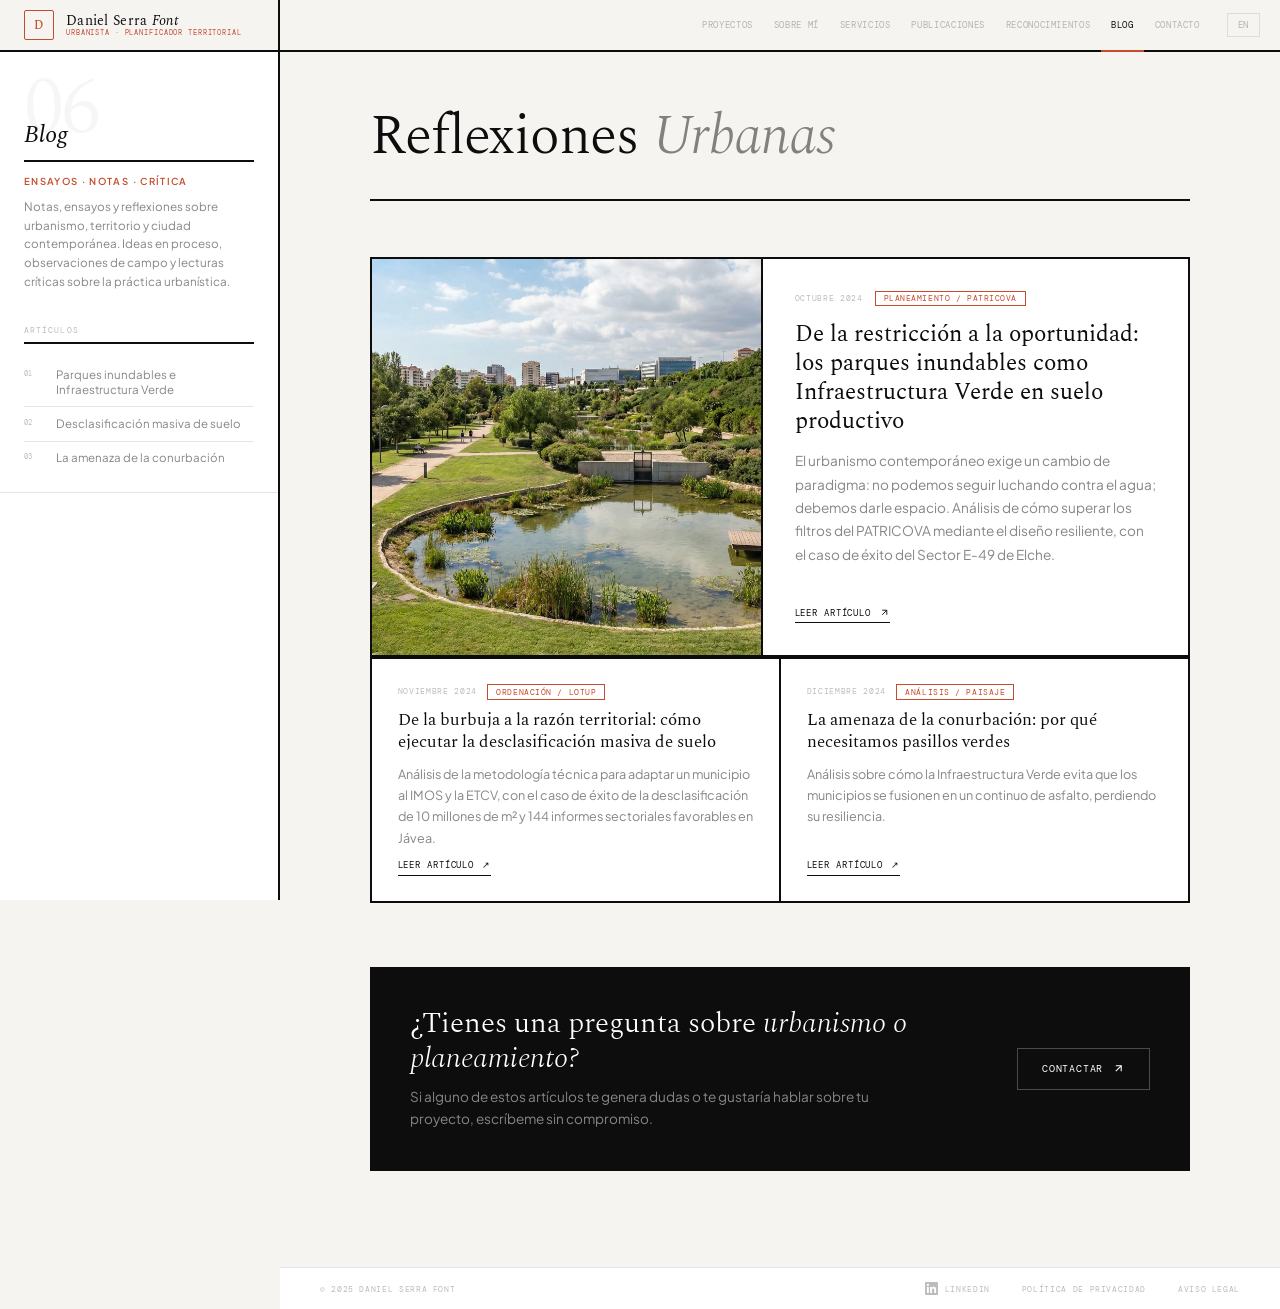
<file: blog.html>
<!DOCTYPE html>
<html lang="es">
<head>
  <meta charset="UTF-8">
  <meta name="viewport" content="width=device-width, initial-scale=1.0">
  <title>Blog — Daniel Serra Font</title>
  <meta name="description" content="Artículos sobre urbanismo, planeamiento territorial, Infraestructura Verde y resiliencia climática en la Comunitat Valenciana.">
  <meta property="og:type" content="website">
  <meta property="og:url" content="https://daserfondesign-art.github.io/danielserra_urbanplanning/blog.html">
  <meta property="og:title" content="Blog — Daniel Serra Font">
  <meta property="og:description" content="Artículos sobre urbanismo, planeamiento territorial, Infraestructura Verde y resiliencia climática en la Comunitat Valenciana.">
  <meta property="og:image" content="https://daserfondesign-art.github.io/danielserra_urbanplanning/assets/img/og-image.jpg">
  <meta name="twitter:card" content="summary_large_image">
  <meta name="twitter:title" content="Blog — Daniel Serra Font">
  <meta name="twitter:description" content="Artículos sobre urbanismo, planeamiento territorial, Infraestructura Verde y resiliencia climática en la Comunitat Valenciana.">
  <link rel="preconnect" href="https://fonts.googleapis.com">
  <link href="https://fonts.googleapis.com/css2?family=Spectral:ital,wght@0,300;0,400;0,500;1,300;1,400;1,500&family=Plus+Jakarta+Sans:wght@300;400;500;600&family=DM+Mono:wght@300;400&display=swap" rel="stylesheet">

  </head>
<body>

  <!-- ══ NAV ══ -->
  <div id="nav-root" data-active="blog"></div>
  <link rel="stylesheet" href="css/styles.css">

  <!-- ══ LEFT SIDEBAR ══ -->
  <aside class="sidebar">
    <div class="sb-identity">
      <div class="sb-big-num">06</div>
      <div class="sb-name" data-i18n-html="sb_name_blog"><em>Blog</em></div>
      <div class="sb-rule"></div>
      <div class="sb-role" data-i18n="sb_role_blog">Ensayos · Notas · Crítica</div>
      <p class="sb-desc" data-i18n="pg_desc_blog">Notas, ensayos y reflexiones sobre urbanismo, territorio y ciudad contemporánea.</p>
    </div>
    <div class="sb-scroll">
      <div class="sb-section">
        <div class="sb-section-title" data-i18n="st_articles">Artículos</div>
        <div class="sb-article-list">
  <a href="articulo-inundabilidad.html" class="sb-article-item">
    <span class="sb-article-num">01</span>
    <span class="sb-article-title" data-i18n="a1_title_short">Parques inundables e Infraestructura Verde</span>
  </a>
  <a href="articulo-desclasificacion.html" class="sb-article-item">
    <span class="sb-article-num">02</span>
    <span class="sb-article-title" data-i18n="a2_title_short">Desclasificación masiva de suelo</span>
  </a>
  <a href="articulo-conurbacion.html" class="sb-article-item">
    <span class="sb-article-num">03</span>
    <span class="sb-article-title" data-i18n="a3_title_short">La amenaza de la conurbación</span>
  </a>
</div>
      </div>
    </div>
  </aside>

  <!-- ══ MAIN CONTENT ══ -->
  <div class="main-wrap">
    <main class="main-content">

      <header class="page-header">
        <h1 data-i18n-html="pg_title_blog">Reflexiones <em>Urbanas</em></h1>
      </header>

      <!-- ══ FEATURED ARTICLE ══ -->
      <a href="articulo-inundabilidad.html" class="featured-article">
        <div class="featured-image-container" style="background-image: url('assets/img/inundable.webp'); background-size: cover; background-position: center;">
    </div>
        <div class="featured-body">
          <div class="featured-meta">
            <span class="post-date">Octubre 2024</span>
            <span class="post-cat" data-i18n="cat1">Planeamiento / PATRICOVA</span>
          </div>
          <h2 data-i18n-html="a1_title">De la restricción a la oportunidad: los parques inundables como Infraestructura Verde en suelo productivo</h2>
          <p data-i18n="a1_excerpt">El urbanismo contemporáneo exige un cambio de paradigma: no podemos seguir luchando contra el agua; debemos darle espacio. Análisis de cómo superar los filtros del PATRICOVA mediante el diseño resiliente, con el caso de éxito del Sector E-49 de Elche.</p>
          <span class="read-link">
            <span data-i18n="lnk_read">Leer artículo</span>
            <svg width="11" height="11" viewBox="0 0 24 24" fill="none" stroke="currentColor" stroke-width="2"><line x1="7" y1="17" x2="17" y2="7"/><polyline points="7 7 17 7 17 17"/></svg>
          </span>
        </div>
      </a>
    
      <div class="articles-grid">
  <a href="articulo-desclasificacion.html" class="article-card">
    <div class="article-meta">
      <span class="post-date">Noviembre 2024</span>
      <span class="post-cat" data-i18n="cat2">Ordenación / LOTUP</span>
    </div>
    <h3 data-i18n="a2_title">De la burbuja a la razón territorial: cómo ejecutar la desclasificación masiva</h3>
    <p data-i18n="a2_excerpt">Análisis de la metodología técnica para adaptar un municipio al IMOS y la ETCV con el éxito de Jávea.</p>
    <span class="read-link"><span data-i18n="lnk_read">Leer artículo</span> ↗</span>
  </a>

  <a href="articulo-conurbacion.html" class="article-card">
    <div class="article-meta">
      <span class="post-date">Diciembre 2024</span>
      <span class="post-cat" data-i18n="cat3">Análisis / Paisaje</span>
    </div>
    <h3 data-i18n="a3_title">La amenaza de la conurbación: por qué necesitamos pasillos verdes</h3>
    <p data-i18n="a3_excerpt">Por qué la Infraestructura Verde es la única herramienta para evitar que los núcleos urbanos se fusionen.</p>
    <span class="read-link"><span data-i18n="lnk_read">Leer artículo</span> ↗</span>
  </a>
</div>

      
      <!-- ══ CTA BANNER ══ -->
      <div class="cta-banner">
        <div>
          <h2 data-i18n-html="cta_title_blog">¿Tienes una pregunta sobre <em>urbanismo o planeamiento?</em></h2>
          <p data-i18n="cta_desc_blog">Si alguno de estos artículos te genera dudas o te gustaría hablar sobre tu proyecto, escríbeme sin compromiso.</p>
        </div>
        <a href="contacto.html" class="cta-link">
          <span data-i18n="cta_btn">Contactar</span>
          <svg width="13" height="13" viewBox="0 0 24 24" fill="none" stroke="currentColor" stroke-width="2"><line x1="7" y1="17" x2="17" y2="7"/><polyline points="7 7 17 7 17 17"/></svg>
        </a>
      </div>

    </main>
  </div>

  <div id="footer-root"></div>

  <script src="js/main.js"></script>
  
<script src="js/analytics.js"></script>
</body>
</html>
</file>
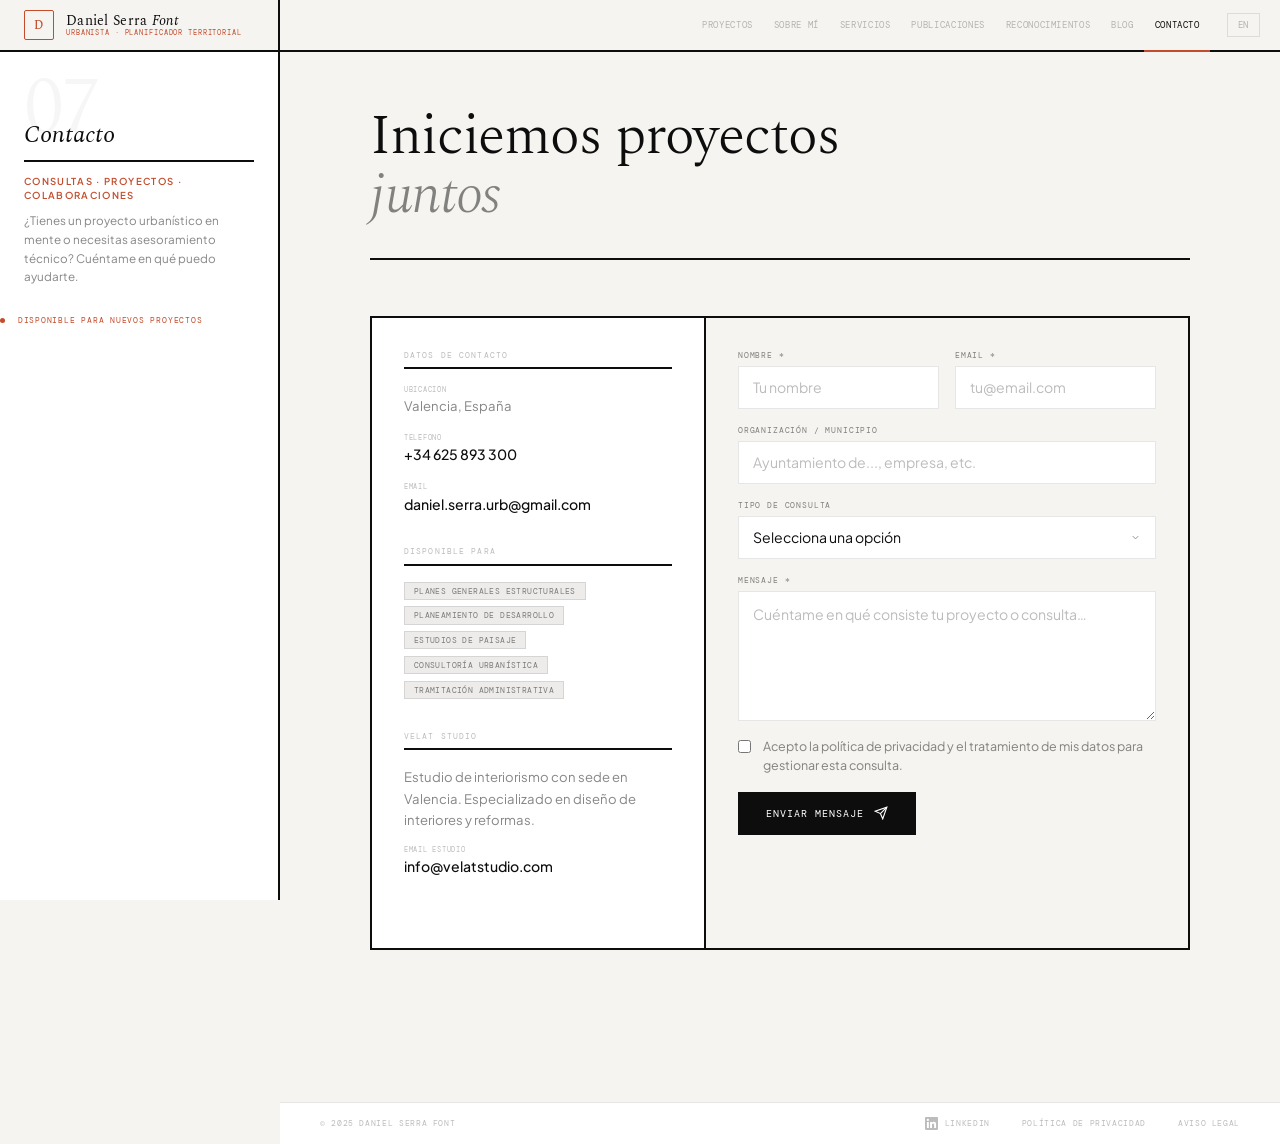
<file: contacto.html>
<!DOCTYPE html>
<html lang="es">
<head>
  <meta charset="UTF-8">
  <meta name="viewport" content="width=device-width, initial-scale=1.0">
  <title>Contacto — Daniel Serra Font</title>
  <meta name="description" content="Contacta con Daniel Serra Font. Consultoría urbanística en Valencia: Planes Generales, planeamiento de desarrollo, Estudios de Paisaje.">
  <meta property="og:type" content="website">
  <meta property="og:url" content="https://daserfondesign-art.github.io/danielserra_urbanplanning/contacto.html">
  <meta property="og:title" content="Contacto — Daniel Serra Font">
  <meta property="og:description" content="Contacta con Daniel Serra Font. Consultoría urbanística en Valencia: Planes Generales, planeamiento de desarrollo, Estudios de Paisaje.">
  <meta property="og:image" content="https://daserfondesign-art.github.io/danielserra_urbanplanning/assets/img/og-image.jpg">
  <meta name="twitter:card" content="summary_large_image">
  <meta name="twitter:title" content="Contacto — Daniel Serra Font">
  <meta name="twitter:description" content="Contacta con Daniel Serra Font. Consultoría urbanística en Valencia: Planes Generales, planeamiento de desarrollo, Estudios de Paisaje.">
  <link rel="preconnect" href="https://fonts.googleapis.com">
  <link href="https://fonts.googleapis.com/css2?family=Spectral:ital,wght@0,300;0,400;0,500;1,300;1,400;1,500&family=Plus+Jakarta+Sans:wght@300;400;500;600&family=DM+Mono:wght@300;400&display=swap" rel="stylesheet">

  </head>
<body>

  <!-- ══ NAV ══ -->
  <div id="nav-root" data-active="contacto"></div>
  <link rel="stylesheet" href="css/styles.css">

  <!-- ══ LEFT SIDEBAR ══ -->
  <aside class="sidebar">
    <div class="sb-identity">
      <div class="sb-big-num">07</div>
      <div class="sb-name" data-i18n-html="sb_name_contact"><em>Contacto</em></div>
      <div class="sb-rule"></div>
      <div class="sb-role" data-i18n="sb_role_contact">Consultas · Proyectos · Colaboraciones</div>
      <p class="sb-desc" data-i18n="pg_desc_contact">¿Tienes un proyecto urbanístico en mente o necesitas asesoramiento técnico? Cuéntame en qué puedo ayudarte.</p>
    </div>
    <div class="sb-scroll">
      <div class="sb-status">
        <div class="status-dot"></div>
        <span class="status-text" data-i18n="sb_status">Disponible para nuevos proyectos</span>
      </div>
    </div>
  </aside>

  <!-- ══ MAIN CONTENT ══ -->
  <div class="main-wrap">
    <main class="main-content">

      <header class="page-header">
        <h1 data-i18n-html="pg_title_contact">Iniciemos proyectos<br><em>juntos</em></h1>
      </header>

      <!-- ══ CONTACT LAYOUT ══ -->
      <div class="contact-layout">

        <!-- Info panel -->
        <div class="contact-info-panel">

          <div class="info-block">
            <div class="info-block-label" data-i18n="ib_contact">Datos de contacto</div>
            <div class="info-data-item">
              <div class="info-data-lbl" data-i18n="lbl_location">Ubicación</div>
              <div class="info-data-val muted">Valencia, España</div>
            </div>
            <div class="info-data-item">
              <div class="info-data-lbl" data-i18n="lbl_phone">Teléfono</div>
              <div class="info-data-val"><a href="tel:+34625893300">+34 625 893 300</a></div>
            </div>
            <div class="info-data-item">
              <div class="info-data-lbl">Email</div>
              <div class="info-data-val"><a href="mailto:daniel.serra.urb@gmail.com">daniel.serra.urb@gmail.com</a></div>
            </div>
          </div>

          <div class="info-block">
            <div class="info-block-label" data-i18n="ib_avail">Disponible para</div>
            <div class="avail-tags">
              <span class="avail-tag" data-i18n="av1">Planes Generales Estructurales</span>
              <span class="avail-tag" data-i18n="av2">Planeamiento de desarrollo</span>
              <span class="avail-tag" data-i18n="av3">Estudios de Paisaje</span>
              <span class="avail-tag" data-i18n="av4">Consultoría urbanística</span>
              <span class="avail-tag" data-i18n="av5">Tramitación administrativa</span>
            </div>
          </div>

          <div class="info-block" style="margin-top: auto;">
            <div class="info-block-label" data-i18n="ib_studio">También dirijo Velat Studio</div>
            <p style="font-size:0.82rem; color:var(--text-2); line-height:1.65;" data-i18n="studio_desc">Estudio de interiorismo en Valencia especializado en contract y hospitality, centrado en la experiencia de usuario y coherencia de marca.</p>
            <div style="margin-top:0.85rem; display:flex; flex-direction:column; gap:0.5rem;">
              <div class="info-data-item">
                <div class="info-data-lbl" data-i18n="lbl_email_studio">Email estudio</div>
                <div class="info-data-val"><a href="mailto:info@velatstudio.com">info@velatstudio.com</a></div>
              </div>
            </div>
            <a href="https://www.velatstudio.com" target="_blank" rel="noopener" class="velat-link">
              <span data-i18n="lnk_velat">Visitar Velat Studio</span>
              <svg width="11" height="11" viewBox="0 0 24 24" fill="none" stroke="currentColor" stroke-width="2"><line x1="7" y1="17" x2="17" y2="7"/><polyline points="7 7 17 7 17 17"/></svg>
            </a>
          </div>

        </div>

        <!-- Form panel -->
        <div class="contact-form-panel">

          <div class="form-success" id="form-success">
            <svg width="15" height="15" viewBox="0 0 24 24" fill="none" stroke="currentColor" stroke-width="2.5"><polyline points="20 6 9 17 4 12"/></svg>
            <span data-i18n="form_success">Mensaje enviado correctamente. Te responderé en breve.</span>
          </div>

          <form id="contact-form" class="contact-form" action="https://formspree.io/f/mdalqwad" method="POST">

            <div class="form-row">
              <div class="form-group">
                <label for="name" data-i18n="lbl_name">Nombre *</label>
                <input type="text" id="name" name="name" data-i18n-ph="ph_name" placeholder="Tu nombre" required>
              </div>
              <div class="form-group">
                <label for="email">Email *</label>
                <input type="email" id="email" name="email" placeholder="tu@email.com" required>
              </div>
            </div>

            <div class="form-group">
              <label for="organization" data-i18n="lbl_org">Organización / Municipio</label>
              <input type="text" id="organization" name="organization" data-i18n-ph="ph_org" placeholder="">
            </div>

            <div class="form-group">
              <label for="subject" data-i18n="lbl_subject">Tipo de consulta</label>
              <select id="subject" name="subject">
                <option value="" disabled selected data-i18n-opt="opt_select">Selecciona una opción</option>
                <option value="plan-general"   data-i18n-opt="opt_pgm">Plan General / Estructural</option>
                <option value="plan-desarrollo" data-i18n-opt="opt_dev">Planeamiento de desarrollo (PAI, PRI…)</option>
                <option value="paisaje"        data-i18n-opt="opt_land">Estudio de Paisaje</option>
                <option value="consultoria"    data-i18n-opt="opt_cons">Consultoría urbanística</option>
                <option value="tramitacion"    data-i18n-opt="opt_proc">Tramitación administrativa</option>
                <option value="colaboracion"   data-i18n-opt="opt_col">Colaboración técnica</option>
                <option value="otro"           data-i18n-opt="opt_other">Otro</option>
              </select>
            </div>

            <div class="form-group">
              <label for="message" data-i18n="lbl_msg">Mensaje *</label>
              <textarea id="message" name="message" data-i18n-ph="ph_msg" placeholder="Cuéntame en qué consiste tu proyecto o consulta..." required></textarea>
            </div>

            <div class="privacy-row">
              <input type="checkbox" id="privacy" name="privacy" required>
              <label for="privacy" data-i18n="lbl_privacy">Acepto la política de privacidad y el tratamiento de mis datos para gestionar esta consulta.</label>
            </div>

            <button type="submit" class="form-submit">
              <span data-i18n="btn_send">Enviar mensaje</span>
              <svg width="14" height="14" viewBox="0 0 24 24" fill="none" stroke="currentColor" stroke-width="2"><line x1="22" y1="2" x2="11" y2="13"/><polygon points="22 2 15 22 11 13 2 9 22 2"/></svg>
            </button>

          </form>
        </div>

      </div>

    </main>
  </div><div id="footer-root"></div>
  <script src="js/main.js"></script>

</body>
</html>
</file>
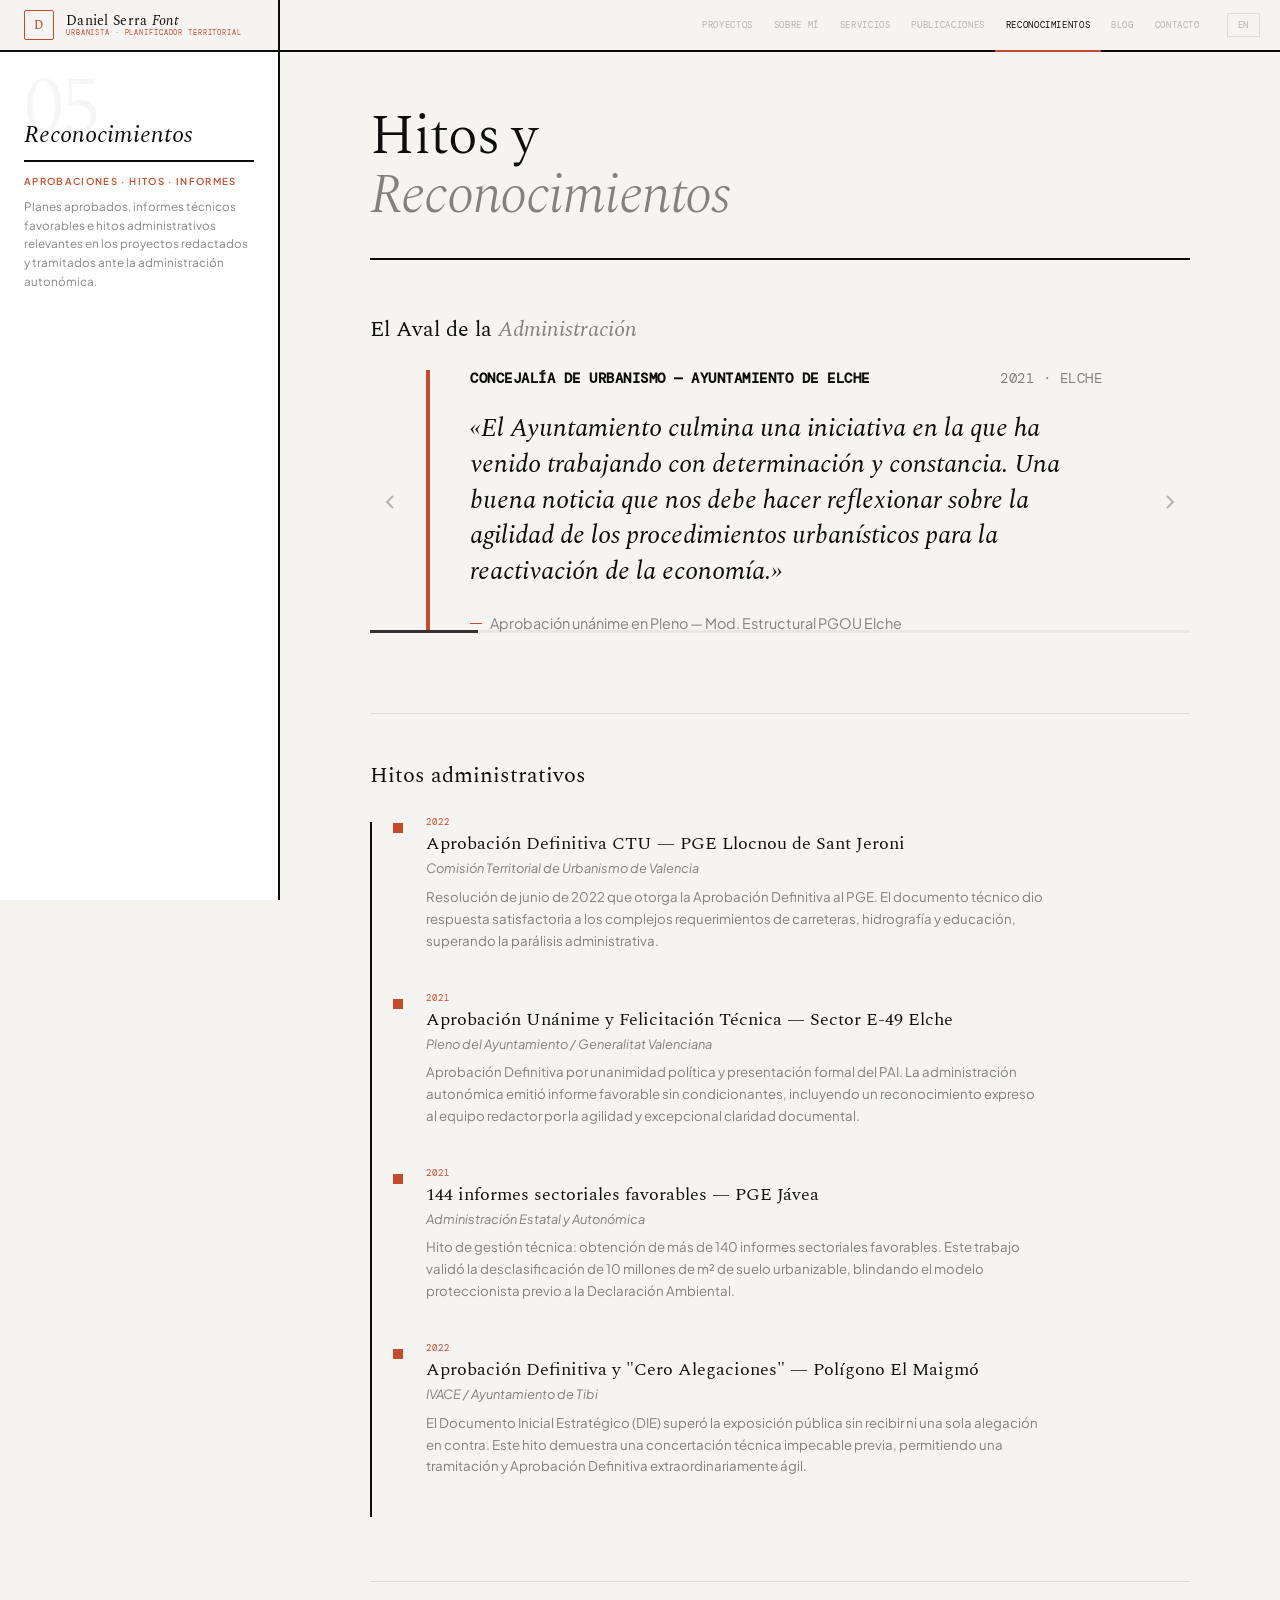
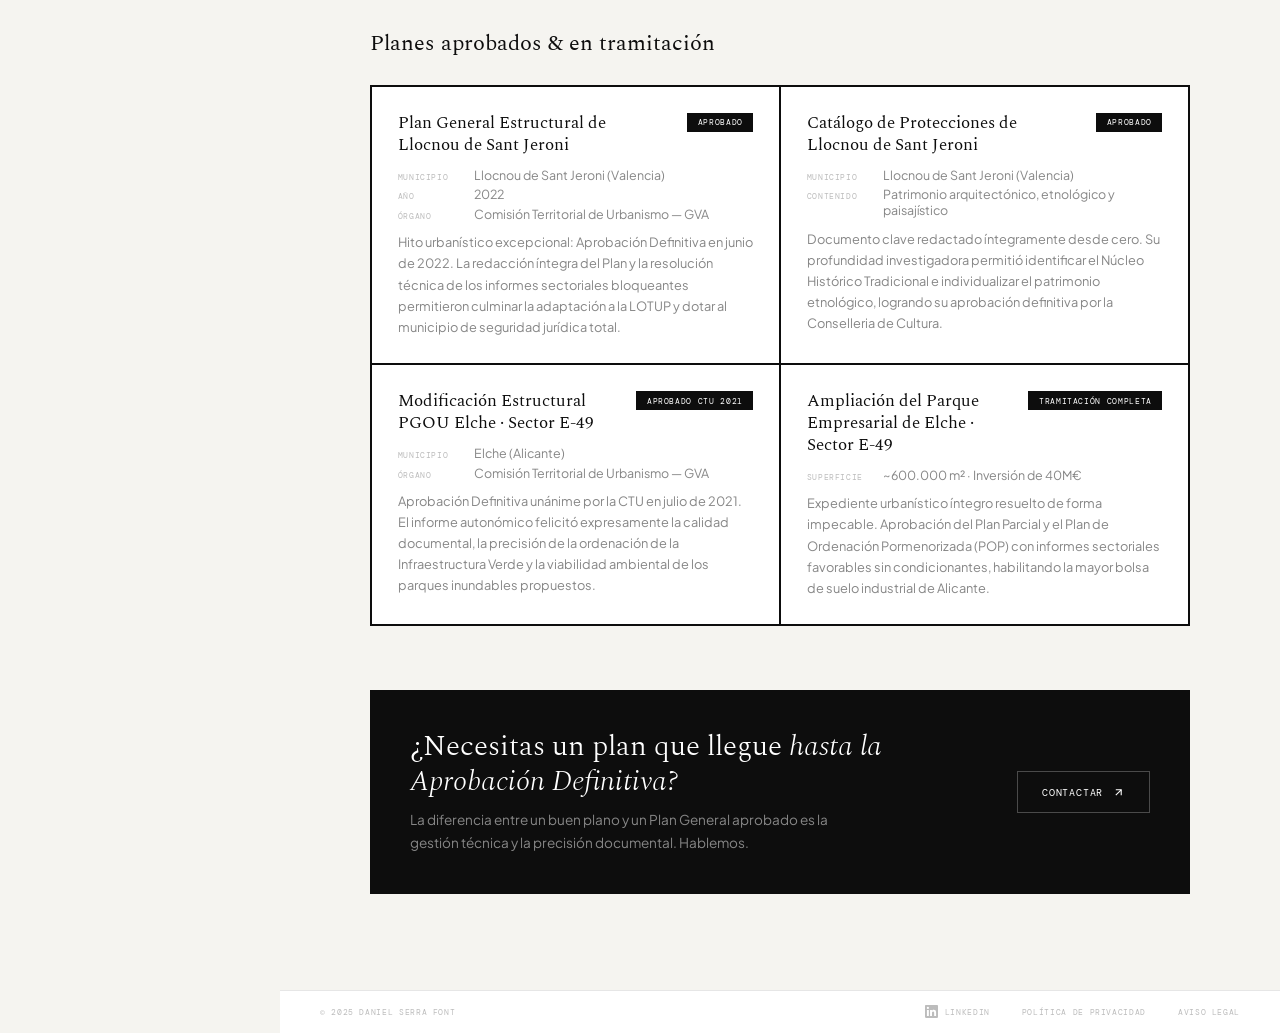
<file: premios.html>
<!DOCTYPE html>
<html lang="es">
<head>
  <meta charset="UTF-8">
  <meta name="viewport" content="width=device-width, initial-scale=1.0">
  <title>Reconocimientos — Daniel Serra Font</title>
  <meta name="description" content="Hitos administrativos y reconocimientos técnicos: aprobaciones definitivas, informes sectoriales favorables y felicitaciones institucionales.">
  <meta property="og:type" content="website">
  <meta property="og:url" content="https://daserfondesign-art.github.io/danielserra_urbanplanning/premios.html">
  <meta property="og:title" content="Reconocimientos — Daniel Serra Font">
  <meta property="og:description" content="Hitos administrativos y reconocimientos técnicos: aprobaciones definitivas, informes sectoriales favorables y felicitaciones institucionales.">
  <meta property="og:image" content="https://daserfondesign-art.github.io/danielserra_urbanplanning/assets/img/og-image.jpg">
  <meta name="twitter:card" content="summary_large_image">
  <meta name="twitter:title" content="Reconocimientos — Daniel Serra Font">
  <meta name="twitter:description" content="Hitos administrativos y reconocimientos técnicos: aprobaciones definitivas, informes sectoriales favorables y felicitaciones institucionales.">
  <link rel="preconnect" href="https://fonts.googleapis.com">
  <link href="https://fonts.googleapis.com/css2?family=Spectral:ital,wght@0,300;0,400;0,500;1,300;1,400;1,500&family=Plus+Jakarta+Sans:wght@300;400;500;600&family=DM+Mono:wght@300;400&display=swap" rel="stylesheet">

  </head>
<body>

  <!-- ══ NAV ══ -->
  <div id="nav-root" data-active="premios"></div>
  <link rel="stylesheet" href="css/styles.css">

  <!-- ══ LEFT SIDEBAR ══ -->
  <aside class="sidebar">
    <div class="sb-identity">
      <div class="sb-big-num">05</div>
      <div class="sb-name" data-i18n-html="sb_name_premios"><em>Reconocimientos</em></div>
      <div class="sb-rule"></div>
      <div class="sb-role" data-i18n="sb_role_premios">Aprobaciones · Hitos · Informes</div>
      <p class="sb-desc" data-i18n="pg_desc_premios">Planes aprobados, informes técnicos favorables e hitos administrativos relevantes en los proyectos redactados y tramitados.</p>
    </div>
    
  </aside>

  <!-- ══ MAIN CONTENT ══ -->
  <div class="main-wrap">
    <main class="main-content">

      <header class="page-header">
        <h1 data-i18n-html="pg_title_premios">Hitos y <br><em>Reconocimientos</em></h1>
      </header>

      <h2 class="section-title" data-i18n-html="sec_quotes">El Aval de la <em>Administración</em></h2>
      
      <div class="quotes-carousel-wrapper">
        <button class="quote-arrow prev" id="quote-prev" aria-label="Anterior">
          <svg width="24" height="24" viewBox="0 0 24 24" fill="none" stroke="currentColor" stroke-width="2"><polyline points="15 18 9 12 15 6"/></svg>
        </button>
   
        <div class="carousel-progress-container">
  <div class="carousel-progress-bar" id="carousel-progress"></div>
</div>
        
        <div class="quotes-viewport">
          <div class="quotes-track" id="quotes-track">
            
            <div class="report-fragment active">
              <div class="rf-header">
                <div class="rf-source" data-i18n="q1_source">Concejalía de Urbanismo — Ayuntamiento de Elche</div>
                <div class="rf-date" data-i18n="q1_date">2021 · Elche</div>
              </div>
              <blockquote class="rf-quote" data-i18n="q1_text">
                «El Ayuntamiento culmina una iniciativa en la que ha venido trabajando con determinación y constancia. Una buena noticia que nos debe hacer reflexionar sobre la agilidad de los procedimientos urbanísticos para la reactivación de la economía.»
              </blockquote>
              <div class="rf-context" data-i18n="q1_ctx">Aprobación unánime en Pleno — Mod. Estructural PGOU Elche</div>
            </div>

            <div class="report-fragment">
              <div class="rf-header">
                <div class="rf-source" data-i18n="q3_source">Dirección General de Medio Natural y Evaluación Ambiental</div>
                <div class="rf-date" data-i18n="q3_date">2020 · Elche</div>
              </div>
              <blockquote class="rf-quote" data-i18n="q3_text">
                «Se valora positivamente la documentación presentada, tanto por el contenido como por la organización y la claridad expositiva. También es destacable el proceso de participación pública desarrollado.»
              </blockquote>
              <div class="rf-context" data-i18n="q3_ctx">Declaración Ambiental y Territorial Estratégica (DATE) — Exp. 062-2016-EAE</div>
            </div>

            <div class="report-fragment">
              <div class="rf-header">
                <div class="rf-source" data-i18n="q2_source">Conselleria de Política Territorial</div>
                <div class="rf-date" data-i18n="q2_date">2022 · Llocnou de Sant Jeroni</div>
              </div>
              <blockquote class="rf-quote" data-i18n="q2_text">
                «El documento técnico da respuesta satisfactoria a las complejas exigencias sectoriales y resuelve con excepcional rigor la identificación del Núcleo Histórico Tradicional y la catalogación de su patrimonio.»
              </blockquote>
              <div class="rf-context" data-i18n="q2_ctx">Aprobación Definitiva — PGE y Catálogo Llocnou de Sant Jeroni</div>
            </div>

            <div class="report-fragment">
              <div class="rf-header">
                <div class="rf-source" data-i18n="q4_source">Comunicación Institucional — Ayuntamiento de Xàbia</div>
                <div class="rf-date" data-i18n="q4_date">2023 · Jávea</div>
              </div>
              <blockquote class="rf-quote" data-i18n="q4_text">
                «El nuevo Plan General culmina su fase final avalado por 144 informes sectoriales favorables. Una acción que protege 10 millones de metros cuadrados de suelo urbanizable, paralizando el crecimiento horizontal.»
              </blockquote>
              <div class="rf-context" data-i18n="q4_ctx">Pleno de Aprobación del Documento Final — PGE Xàbia</div>
            </div>

          </div>
        </div>

        <button class="quote-arrow next" id="quote-next" aria-label="Siguiente">
          <svg width="24" height="24" viewBox="0 0 24 24" fill="none" stroke="currentColor" stroke-width="2"><polyline points="9 18 15 12 9 6"/></svg>
        </button>
      </div>

      <div class="divider"></div>
      <h2 class="section-title" data-i18n="sec_milestones">Hitos de <em>Gestión Técnica</em></h2>

      <div class="recog-timeline">
        <div class="recog-item key">
          <div class="recog-year">2022</div>
          <h3 data-i18n="t1_title">Aprobación Definitiva CTU — PGE Llocnou de Sant Jeroni</h3>
          <div class="recog-org" data-i18n="t1_org">Comisión Territorial de Urbanismo de Valencia</div>
          <p data-i18n="t1_desc">Resolución de junio de 2022 que otorga la Aprobación Definitiva al PGE. El documento técnico dio respuesta satisfactoria a los complejos requerimientos de carreteras, hidrografía y educación, superando la parálisis administrativa.</p>
        </div>

        <div class="recog-item key">
          <div class="recog-year">2021</div>
          <h3 data-i18n="t2_title">Informe Favorable y Felicitación Técnica — Sector E-49 Elche</h3>
          <div class="recog-org" data-i18n="t2_org">Generalitat Valenciana</div>
          <p data-i18n="t2_desc">Obtención de informe sectorial favorable sin condicionantes. La administración autonómica incluyó un reconocimiento expreso al equipo redactor por la excepcional claridad del documento y la precisa resolución del riesgo de inundabilidad.</p>
        </div>

        <div class="recog-item key">
          <div class="recog-year">2021</div>
          <h3 data-i18n="t3_title">144 informes sectoriales favorables — PGE Jávea</h3>
          <div class="recog-org" data-i18n="t3_org">Administración Estatal y Autonómica</div>
          <p data-i18n="t3_desc">Hito de gestión técnica: obtención de más de 140 informes sectoriales favorables. Este trabajo validó la desclasificación de 10 millones de m² de suelo urbanizable, blindando el modelo proteccionista previo a la Declaración Ambiental.</p>
        </div>

        <div class="recog-item key">
          <div class="recog-year">2022</div>
          <h3 data-i18n="t4_title">Aprobación de la Modificación de Normas — Polígono El Maigmó</h3>
          <div class="recog-org" data-i18n="t4_org">IVACE / Ayuntamiento de Tibi</div>
          <p data-i18n="t4_desc">Aprobación en 2022 de la ampliación de 160.000 m² de suelo industrial. La ordenación escalonada y la definición de corredores ecológicos permitieron una tramitación ágil, resolviendo con eficacia la integración paisajística junto a la A-7.</p>
        </div>
      </div>

      <div class="divider"></div>
      <h2 class="section-title" data-i18n="sec_plans">Aprobaciones <em>Definitivas</em></h2>
      <div class="approval-grid">

        <div class="approval-card approved">
          <div class="ac-header">
            <h3 data-i18n="rec1_title">Plan General Estructural de Llocnou de Sant Jeroni</h3>
            <span class="ac-badge approved" data-i18n="badge_ok">Aprobado</span>
          </div>
          <div class="ac-meta">
            <div class="ac-meta-row"><span class="ac-lbl" data-i18n="ac_municipio">Municipio</span><span class="ac-val" data-i18n="rec1_muni">Llocnou de Sant Jeroni (Valencia)</span></div>
            <div class="ac-meta-row"><span class="ac-lbl" data-i18n="ac_year">Año</span><span class="ac-val">2022</span></div>
            <div class="ac-meta-row"><span class="ac-lbl" data-i18n="ac_organ">Órgano</span><span class="ac-val" data-i18n="rec1_organ">Comisión Territorial de Urbanismo — GVA</span></div>
          </div>
          <p data-i18n="rec1_desc">Hito urbanístico excepcional: Aprobación Definitiva en junio de 2022. La redacción íntegra del Plan y la resolución técnica de los informes sectoriales bloqueantes permitieron culminar la adaptación a la LOTUP y dotar al municipio de seguridad jurídica total.</p>
        </div>

        <div class="approval-card approved">
          <div class="ac-header">
            <h3 data-i18n="rec2_title">Catálogo de Protecciones de Llocnou de Sant Jeroni</h3>
            <span class="ac-badge approved" data-i18n="badge_ok">Aprobado</span>
          </div>
          <div class="ac-meta">
            <div class="ac-meta-row"><span class="ac-lbl" data-i18n="ac_municipio">Municipio</span><span class="ac-val" data-i18n="rec2_muni">Llocnou de Sant Jeroni (Valencia)</span></div>
            <div class="ac-meta-row"><span class="ac-lbl" data-i18n="ac_content">Contenido</span><span class="ac-val" data-i18n="rec2_content">Patrimonio arquitectónico, etnológico y paisajístico</span></div>
          </div>
          <p data-i18n="rec2_desc">Documento clave redactado íntegramente desde cero. Su profundidad investigadora permitió identificar el Núcleo Histórico Tradicional e individualizar el patrimonio etnológico, logrando su aprobación definitiva por la Conselleria de Cultura.</p>
        </div>

        <div class="approval-card approved">
          <div class="ac-header">
            <h3 data-i18n="rec4_title">Modificación Estructural PGOU Elche · Sector E-49</h3>
            <span class="ac-badge approved" data-i18n="badge_ctu">Aprobado CTU 2021</span>
          </div>
          <div class="ac-meta">
            <div class="ac-meta-row"><span class="ac-lbl" data-i18n="ac_municipio">Municipio</span><span class="ac-val" data-i18n="rec4_muni">Elche (Alicante)</span></div>
            <div class="ac-meta-row"><span class="ac-lbl" data-i18n="ac_organ">Órgano</span><span class="ac-val" data-i18n="rec4_organ">Comisión Territorial de Urbanismo — GVA</span></div>
          </div>
          <p data-i18n="rec4_desc">Aprobación Definitiva unánime por la CTU en julio de 2021. El informe autonómico felicitó expresamente la calidad documental, la precisión de la ordenación de la Infraestructura Verde y la viabilidad ambiental de los parques inundables propuestos.</p>
        </div>

        <div class="approval-card approved">
          <div class="ac-header">
            <h3 data-i18n="rec3_title">Ampliación del Parque Empresarial de Elche · Sector E-49</h3>
            <span class="ac-badge approved" data-i18n="badge_complete">Tramitación completa</span>
          </div>
          <div class="ac-meta">
            <div class="ac-meta-row"><span class="ac-lbl" data-i18n="ac_surface">Superficie</span><span class="ac-val" data-i18n="rec3_surface">~600.000 m² · Inversión de 40M€</span></div>
          </div>
          <p data-i18n="rec3_desc">Expediente urbanístico íntegro resuelto de forma impecable. Aprobación del Plan Parcial y el Plan de Ordenación Pormenorizada (POP) con informes sectoriales favorables sin condicionantes, habilitando la mayor bolsa de suelo industrial de Alicante.</p>
        </div>

      </div>

      <div class="cta-banner">
        <div>
          <h2 data-i18n-html="cta_title_premios">¿Necesitas un plan que llegue <em>hasta la Aprobación Definitiva?</em></h2>
          <p data-i18n="cta_desc_premios">La diferencia entre un buen plano y un Plan General aprobado es la gestión técnica y la precisión documental. Hablemos.</p>
        </div>
        <a href="contacto.html" class="cta-link">
          <span data-i18n="cta_btn">Contactar</span>
          <svg width="13" height="13" viewBox="0 0 24 24" fill="none" stroke="currentColor" stroke-width="2"><line x1="7" y1="17" x2="17" y2="7"/><polyline points="7 7 17 7 17 17"/></svg>
        </a>
      </div>

    </main>
  </div>

  <div id="footer-root"></div>

  <script src="js/main.js"></script>
  <script>
    document.addEventListener('DOMContentLoaded', () => {
      const track = document.getElementById('quotes-track');
      const quotes = document.querySelectorAll('.report-fragment');
      const prevBtn = document.getElementById('quote-prev');
      const nextBtn = document.getElementById('quote-next');
      
      if (quotes.length > 1 && track) {
        let currentIndex = 0;
        let intervalId;

        let startTime;
let animationId;
const duration = 15000; // Los 15 segundos que tienes configurados
const progressBar = document.getElementById('carousel-progress');

        // Función para mover el carrusel
        const updateCarousel = () => {
          track.style.transform = `translateX(-${currentIndex * 100}%)`;
        };
        
        const animate = (timestamp) => {
  if (!startTime) startTime = timestamp;
  const elapsed = timestamp - startTime;
  const progress = Math.min((elapsed / duration) * 100, 100);
  
  if (progressBar) progressBar.style.width = progress + '%';

  if (elapsed < duration) {
    animationId = requestAnimationFrame(animate);
  } else {
    nextQuote();
    resetAutoPlay();
  }
};

        const nextQuote = () => {
          currentIndex = (currentIndex + 1) % quotes.length;
          updateCarousel();
        };

        const prevQuote = () => {
          currentIndex = (currentIndex - 1 + quotes.length) % quotes.length;
          updateCarousel();
        };

        const startAutoPlay = () => {
  startTime = null;
  animationId = requestAnimationFrame(animate);
};

const resetAutoPlay = () => {
  cancelAnimationFrame(animationId);
  if (progressBar) progressBar.style.width = '0%';
  startAutoPlay();
};

        nextBtn.addEventListener('click', () => {
          nextQuote();
          resetAutoPlay();
        });

        prevBtn.addEventListener('click', () => {
          prevQuote();
          resetAutoPlay();
        });

        startAutoPlay();

        /* Touch swipe support for mobile */
        let touchStartX = 0;
        let touchEndX = 0;
        const viewport = document.querySelector('.quotes-viewport');
        if (viewport) {
          viewport.addEventListener('touchstart', (e) => {
            touchStartX = e.changedTouches[0].screenX;
          }, { passive: true });
          viewport.addEventListener('touchend', (e) => {
            touchEndX = e.changedTouches[0].screenX;
            const diff = touchStartX - touchEndX;
            if (Math.abs(diff) > 50) {
              if (diff > 0) { nextQuote(); }
              else { prevQuote(); }
              resetAutoPlay();
            }
          }, { passive: true });
        }
      }
    });
  </script> 
 <script src="js/analytics.js"></script>
</body>
</html>
</file>
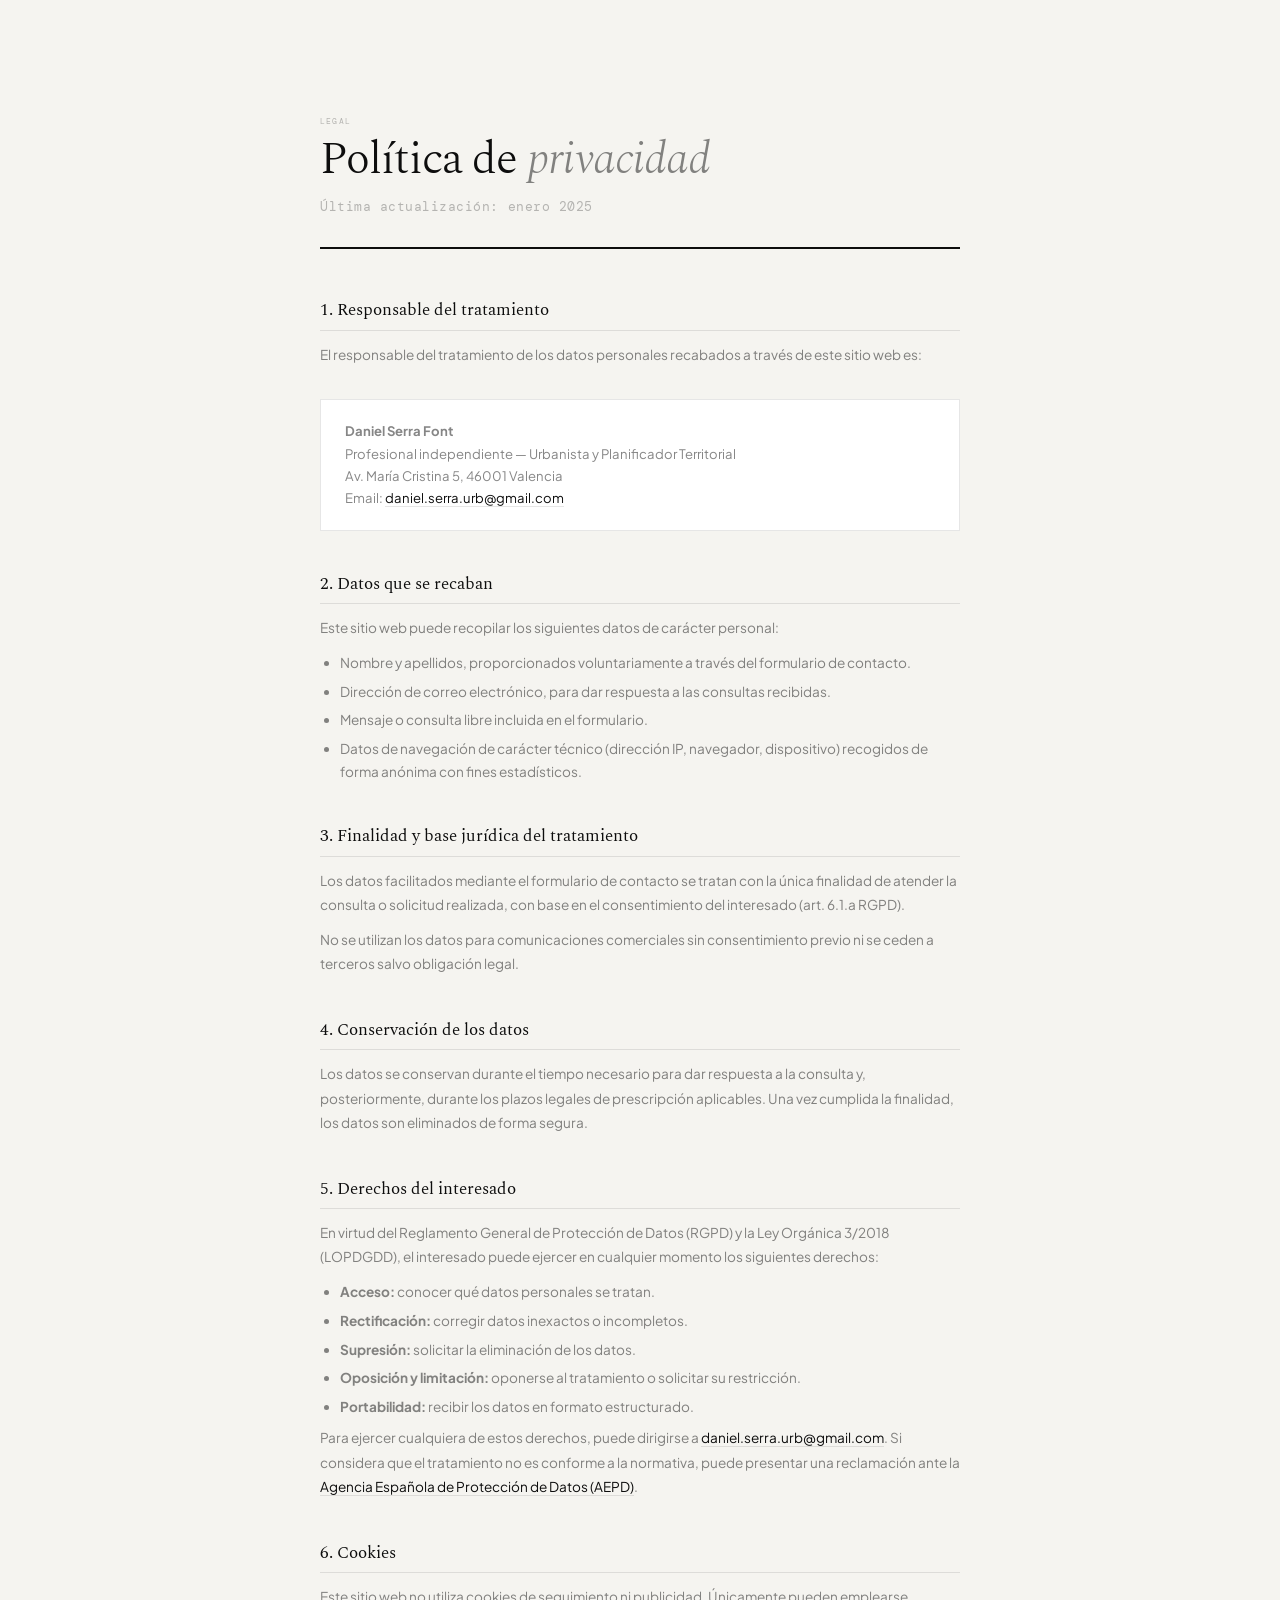
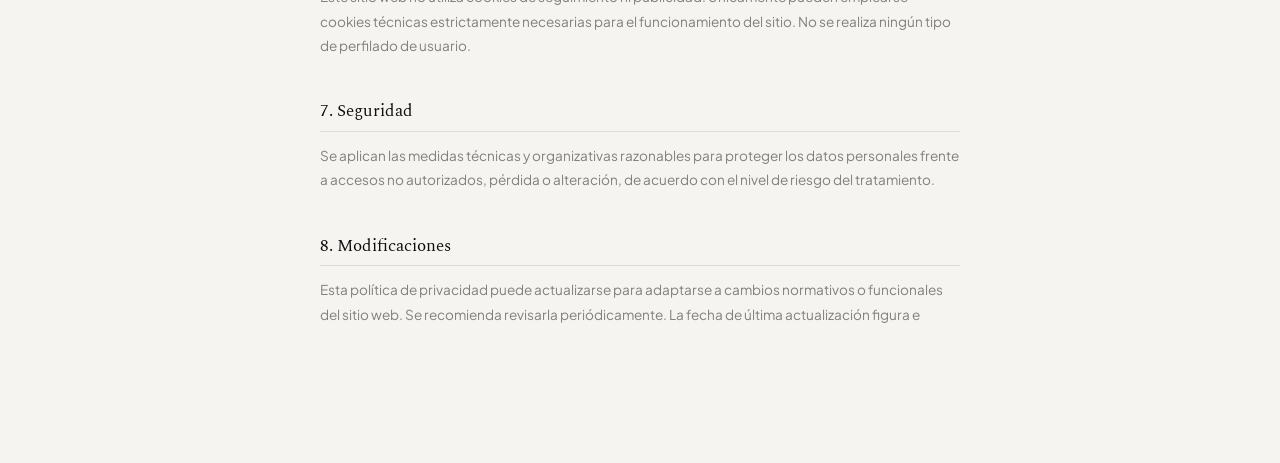
<file: privacidad.html>
<!DOCTYPE html>
<html lang="es">
<head>
  <meta charset="UTF-8">
  <meta name="viewport" content="width=device-width, initial-scale=1.0">
  <title>Política de privacidad — Daniel Serra Font</title>
  <link rel="preconnect" href="https://fonts.googleapis.com">
  <link href="https://fonts.googleapis.com/css2?family=Spectral:ital,wght@0,300;0,400;0,500;1,300;1,400;1,500&family=Plus+Jakarta+Sans:wght@300;400;500;600&family=DM+Mono:wght@300;400&display=swap" rel="stylesheet">
  <style>
    *, *::before, *::after { box-sizing: border-box; margin: 0; padding: 0; }
    :root {
      --bg:       #f5f4f0;
      --bg2:      #edecea;
      --surface:     #ffffff;
      --border:   #0d0d0d;
      --border-l: rgba(13,13,13,0.1);
      --text:     #0d0d0d;
      --text-2:    rgba(13,13,13,0.5);
      --text-3:    rgba(13,13,13,0.28);
      --red:      #c44b2b;
      --serif:    'Spectral', Georgia, serif;
      --sans:     'Plus Jakarta Sans', sans-serif;
      --mono:     'DM Mono', monospace;
      --nav-h:   52px;
    }
    html, body { width: 100%; min-height: 100%; background: var(--bg); }
    body { font-family: var(--sans); color: var(--text); -webkit-font-smoothing: antialiased; }
    a { color: inherit; text-decoration: none; }
    ::-webkit-scrollbar { width: 3px; }
    ::-webkit-scrollbar-thumb { background: var(--border-l); }

    /* ══ TOP NAV ══ */
    .nav {
      position: fixed; top: 0; left: 0; right: 0;
      height: var(--nav-h); z-index: 500;
      display: flex; align-items: stretch;
      background: var(--bg); border-bottom: 2px solid var(--border);
    }
    .nav-identity {
      display: flex; align-items: center;
      padding: 0 1.5rem; gap: 0.75rem;
    }
    .nav-id-mark {
      font-family: var(--serif); font-size: 0.75rem; font-weight: 500;
      letter-spacing: 0.08em; color: var(--red);
      border: 1.5px solid var(--red); border-radius: 2px;
      width: 30px; height: 30px; display: flex; align-items: center; justify-content: center;
      flex-shrink: 0;
    }
    .nav-id-text { display: flex; flex-direction: column; gap: 1px; }
    .nav-id-name {
      font-family: var(--serif); font-size: 0.88rem; font-weight: 400;
      letter-spacing: 0.02em; line-height: 1; color: var(--text);
    }
    .nav-id-name em { font-style: italic; }
    .nav-id-role {
      font-family: var(--mono); font-size: 0.46rem; letter-spacing: 0.12em;
      text-transform: uppercase; color: var(--red); line-height: 1;
    }
    .nav-back {
      margin-left: auto; padding: 0 1.5rem;
      display: flex; align-items: center; gap: 0.45rem;
      font-family: var(--mono); font-size: 0.55rem; letter-spacing: 0.08em;
      text-transform: uppercase; color: var(--text-3);
      transition: color 0.18s;
    }
    .nav-back:hover { color: var(--text); }
    .nav-back svg { flex-shrink: 0; }

    /* ══ CONTENT ══ */
    .page-wrap { padding-top: var(--nav-h); min-height: 100vh; }
    .page-content { max-width: 720px; margin: 0 auto; padding: 4rem 2.5rem 6rem; }

    .page-header {
      margin-bottom: 3rem; padding-bottom: 2rem;
      border-bottom: 2px solid var(--border);
    }
    .page-kicker {
      font-family: var(--mono); font-size: 0.5rem; letter-spacing: 0.15em;
      text-transform: uppercase; color: var(--text-3); margin-bottom: 0.6rem;
    }
    .page-header h1 {
      font-family: var(--serif); font-size: 2.8rem; font-weight: 300;
      letter-spacing: -0.02em; line-height: 1.1;
    }
    .page-header h1 em { font-style: italic; color: var(--text-2); }
    .page-header p {
      margin-top: 0.85rem; font-size: 0.82rem;
      color: var(--text-3); font-family: var(--mono); letter-spacing: 0.04em;
    }

    /* ══ LEGAL TEXT ══ */
    .legal-section { margin-bottom: 2.5rem; }
    .legal-section h2 {
      font-family: var(--serif); font-size: 1.05rem; font-weight: 400;
      margin-bottom: 0.75rem; padding-bottom: 0.4rem;
      border-bottom: 1px solid var(--border-l);
    }
    .legal-section p {
      font-size: 0.85rem; color: var(--text-2); line-height: 1.8;
      margin-bottom: 0.65rem;
    }
    .legal-section p:last-child { margin-bottom: 0; }
    .legal-section ul {
      margin: 0.5rem 0 0.5rem 1.25rem;
      display: flex; flex-direction: column; gap: 0.35rem;
    }
    .legal-section ul li {
      font-size: 0.85rem; color: var(--text-2); line-height: 1.7;
    }
    .legal-contact {
      margin-top: 2rem; padding: 1.25rem 1.5rem;
      background: var(--surface); border: 1px solid var(--border-l);
    }
    .legal-contact p {
      font-size: 0.82rem; color: var(--text-2); line-height: 1.7; margin: 0;
    }
    .legal-contact a { color: var(--text); border-bottom: 1px solid var(--border-l); }
    .legal-contact a:hover { border-color: var(--red); color: var(--red); }

    /* ══ FOOTER ══ */
    .privacy-bar-foot {
      background: var(--surface); border-top: 1px solid var(--border-l);
      padding: 0.9rem 2.5rem; display: flex; align-items: center; gap: 2rem;
    }
    .privacy-bar-foot span {
      font-family: var(--mono); font-size: 0.5rem; letter-spacing: 0.08em;
      text-transform: uppercase; color: var(--text-3); margin-right: auto;
    }
    .privacy-bar-foot a {
      font-family: var(--mono); font-size: 0.5rem; letter-spacing: 0.08em;
      text-transform: uppercase; color: var(--text-3); transition: color 0.18s;
    }
    .privacy-bar-foot a:hover { color: var(--text); }
  </style>
</head>
<body>

  <div id="nav-root" data-active="contacto"></div>

  <div class="page-wrap">
    <main class="page-content">

      <header class="page-header">
        <div class="page-kicker">Legal</div>
        <h1>Política de <em>privacidad</em></h1>
        <p>Última actualización: enero 2025</p>
      </header>

      <div class="legal-section">
        <h2>1. Responsable del tratamiento</h2>
        <p>El responsable del tratamiento de los datos personales recabados a través de este sitio web es:</p>
        <div class="legal-contact">
          <p><strong>Daniel Serra Font</strong><br>
          Profesional independiente — Urbanista y Planificador Territorial<br>
          Av. María Cristina 5, 46001 Valencia<br>
          Email: <a href="mailto:daniel.serra.urb@gmail.com">daniel.serra.urb@gmail.com</a></p>
        </div>
      </div>

      <div class="legal-section">
        <h2>2. Datos que se recaban</h2>
        <p>Este sitio web puede recopilar los siguientes datos de carácter personal:</p>
        <ul>
          <li>Nombre y apellidos, proporcionados voluntariamente a través del formulario de contacto.</li>
          <li>Dirección de correo electrónico, para dar respuesta a las consultas recibidas.</li>
          <li>Mensaje o consulta libre incluida en el formulario.</li>
          <li>Datos de navegación de carácter técnico (dirección IP, navegador, dispositivo) recogidos de forma anónima con fines estadísticos.</li>
        </ul>
      </div>

      <div class="legal-section">
        <h2>3. Finalidad y base jurídica del tratamiento</h2>
        <p>Los datos facilitados mediante el formulario de contacto se tratan con la única finalidad de atender la consulta o solicitud realizada, con base en el consentimiento del interesado (art. 6.1.a RGPD).</p>
        <p>No se utilizan los datos para comunicaciones comerciales sin consentimiento previo ni se ceden a terceros salvo obligación legal.</p>
      </div>

      <div class="legal-section">
        <h2>4. Conservación de los datos</h2>
        <p>Los datos se conservan durante el tiempo necesario para dar respuesta a la consulta y, posteriormente, durante los plazos legales de prescripción aplicables. Una vez cumplida la finalidad, los datos son eliminados de forma segura.</p>
      </div>

      <div class="legal-section">
        <h2>5. Derechos del interesado</h2>
        <p>En virtud del Reglamento General de Protección de Datos (RGPD) y la Ley Orgánica 3/2018 (LOPDGDD), el interesado puede ejercer en cualquier momento los siguientes derechos:</p>
        <ul>
          <li><strong>Acceso:</strong> conocer qué datos personales se tratan.</li>
          <li><strong>Rectificación:</strong> corregir datos inexactos o incompletos.</li>
          <li><strong>Supresión:</strong> solicitar la eliminación de los datos.</li>
          <li><strong>Oposición y limitación:</strong> oponerse al tratamiento o solicitar su restricción.</li>
          <li><strong>Portabilidad:</strong> recibir los datos en formato estructurado.</li>
        </ul>
        <p>Para ejercer cualquiera de estos derechos, puede dirigirse a <a href="mailto:daniel.serra.urb@gmail.com" style="color:var(--text);border-bottom:1px solid var(--border-l);">daniel.serra.urb@gmail.com</a>. Si considera que el tratamiento no es conforme a la normativa, puede presentar una reclamación ante la <a href="https://www.aepd.es" target="_blank" rel="noopener" style="color:var(--text);border-bottom:1px solid var(--border-l);">Agencia Española de Protección de Datos (AEPD)</a>.</p>
      </div>

      <div class="legal-section">
        <h2>6. Cookies</h2>
        <p>Este sitio web no utiliza cookies de seguimiento ni publicidad. Únicamente pueden emplearse cookies técnicas estrictamente necesarias para el funcionamiento del sitio. No se realiza ningún tipo de perfilado de usuario.</p>
      </div>

      <div class="legal-section">
        <h2>7. Seguridad</h2>
        <p>Se aplican las medidas técnicas y organizativas razonables para proteger los datos personales frente a accesos no autorizados, pérdida o alteración, de acuerdo con el nivel de riesgo del tratamiento.</p>
      </div>

      <div class="legal-section">
        <h2>8. Modificaciones</h2>
        <p>Esta política de privacidad puede actualizarse para adaptarse a cambios normativos o funcionales del sitio web. Se recomienda revisarla periódicamente. La fecha de última actualización figura e
</file>
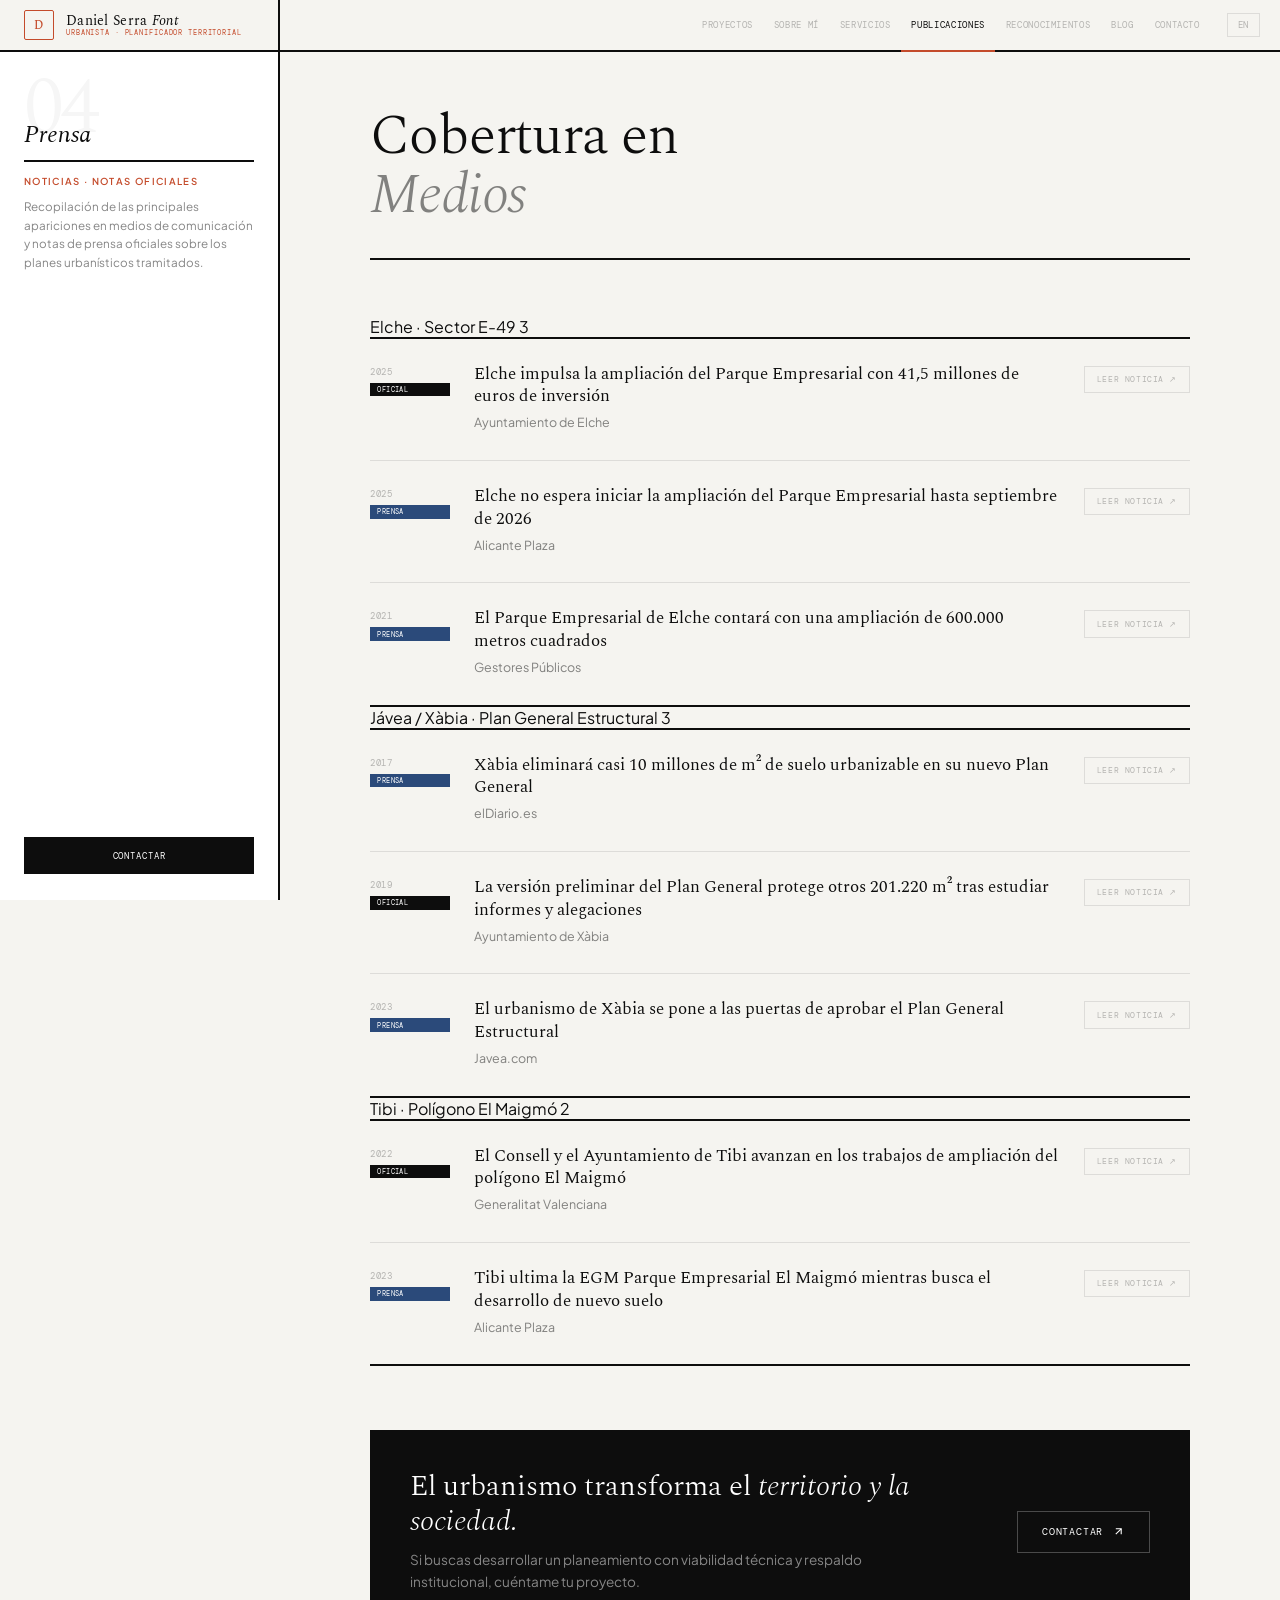
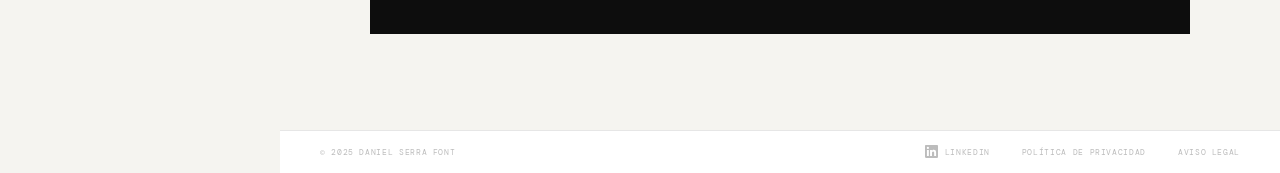
<file: publicaciones.html>
<!DOCTYPE html>
<html lang="es">
<head>
  <meta charset="UTF-8">
  <meta name="viewport" content="width=device-width, initial-scale=1.0">
  <title>Publicaciones — Daniel Serra Font</title>
  <meta name="description" content="Cobertura en prensa y notas oficiales sobre los planes urbanísticos tramitados por Daniel Serra Font en Elche, Jávea y Tibi.">
  <meta property="og:type" content="website">
  <meta property="og:url" content="https://daserfondesign-art.github.io/danielserra_urbanplanning/publicaciones.html">
  <meta property="og:title" content="Publicaciones — Daniel Serra Font">
  <meta property="og:description" content="Cobertura en prensa y notas oficiales sobre los planes urbanísticos tramitados por Daniel Serra Font en Elche, Jávea y Tibi.">
  <meta property="og:image" content="https://daserfondesign-art.github.io/danielserra_urbanplanning/assets/img/og-image.jpg">
  <meta name="twitter:card" content="summary_large_image">
  <meta name="twitter:title" content="Publicaciones — Daniel Serra Font">
  <meta name="twitter:description" content="Cobertura en prensa y notas oficiales sobre los planes urbanísticos tramitados por Daniel Serra Font en Elche, Jávea y Tibi.">
  <link rel="preconnect" href="https://fonts.googleapis.com">
  <link href="https://fonts.googleapis.com/css2?family=Spectral:ital,wght@0,300;0,400;0,500;1,300;1,400;1,500&family=Plus+Jakarta+Sans:wght@300;400;500;600&family=DM+Mono:wght@300;400&display=swap" rel="stylesheet">

  </head>
<body>

  <!-- ══ NAV ══ -->
  <div id="nav-root" data-active="publicaciones"></div>
  <link rel="stylesheet" href="css/styles.css">

  <!-- ══ LEFT SIDEBAR ══ -->
  <aside class="sidebar">

    <div class="sb-identity">
      <div class="sb-big-num">04</div>
      <div class="sb-name" data-i18n-html="sb_name_pub"><em>Publicaciones</em></div>
      <div class="sb-rule"></div>
      <div class="sb-role" data-i18n="sb_role_pub">Congresos · Capítulos · Artículos</div>
      <p class="sb-desc" data-i18n="sb_desc_pub">Contribuciones académicas y técnicas en congresos, libros y revistas especializadas sobre urbanismo, planeamiento territorial y paisaje en la Comunitat Valenciana.</p>
    </div>

    <div style="flex:1"></div>

    <div class="sb-cta">
      <a href="contacto.html" class="sb-btn" data-i18n="sb_btn">Contactar</a>
    </div>
  </aside>

  <!-- ══ MAIN CONTENT ══ -->
  <div class="main-wrap">
    <main class="main-content">

      <header class="page-header">
        <h1 data-i18n-html="pg_title_pub"><em>Artículos</em></h1>
      </header>

      <!-- ══ PUBLICACIONES agrupadas por municipio/ámbito ══ -->
      <!-- Group: Jávea / Paisaje -->
      <div class="muni-group">
        <div class="muni-group-header">
          <span class="muni-label" data-i18n="mg1_label">Elche · Sector E-49</span>
          <span class="muni-count">3</span>
        </div>
        <div class="muni-cols">
          <div class="pub-item">
            <div class="pub-year"><span>2025</span><span class="pub-type-badge official" data-i18n="badge_official">Oficial</span></div>
            <div class="pub-body">
              <div class="pub-title" data-i18n="p1_title">Elche impulsa la ampliación del Parque Empresarial con 41,5 millones de euros de inversión</div>
              <div class="pub-authors" style="font-weight: ft.FontWeight.BOLD;" data-i18n="p1_venue">Ayuntamiento de Elche</div>
            </div>
            <a href="https://www.elche.es/2025/06/elche-impulsa-la-ampliacion-del-parque-empresarial-con-415-millones-de-euros-de-inversion/" target="_blank" rel="noopener" class="pub-link" data-i18n="lnk_ver">Leer noticia ↗</a>
          </div>

          <div class="pub-item">
            <div class="pub-year"><span>2025</span><span class="pub-type-badge article" data-i18n="badge_press">Prensa</span></div>
            <div class="pub-body">
              <div class="pub-title" data-i18n="p2_title">Elche no espera iniciar la ampliación del Parque Empresarial hasta septiembre de 2026</div>
              <div class="pub-authors" style="font-weight: ft.FontWeight.BOLD;" data-i18n="p2_venue">Alicante Plaza</div>
            </div>
            <a href="https://alicanteplaza.es/alicanteplaza/elcheplaza/elche-no-espera-iniciar-la-ampliacion-del-parque-empresarial-hasta-septiembre-de-2026" target="_blank" rel="noopener" class="pub-link" data-i18n="lnk_ver">Leer noticia ↗</a>
          </div>

          <div class="pub-item">
            <div class="pub-year"><span>2021</span><span class="pub-type-badge article" data-i18n="badge_press">Prensa</span></div>
            <div class="pub-body">
              <div class="pub-title" data-i18n="p3_title">El Parque Empresarial de Elche contará con una ampliación de 600.000 metros cuadrados</div>
              <div class="pub-authors" style="font-weight: ft.FontWeight.BOLD;" data-i18n="p3_venue">Gestores Públicos</div>
            </div>
            <a href="https://gestorespublicos.org/noticias/ver/el-parque-empresarial-de-elche-contar%C3%A1-con-una-ampliaci%C3%B3n-de-600-000-metros-cuadrados" target="_blank" rel="noopener" class="pub-link" data-i18n="lnk_ver">Leer noticia ↗</a>
          </div>
        </div>
      </div>

      <div class="muni-group">
        <div class="muni-group-header">
          <span class="muni-label" data-i18n="mg2_label">Jávea / Xàbia · Plan General Estructural</span>
          <span class="muni-count">3</span>
        </div>
        <div class="muni-cols">
          <div class="pub-item">
            <div class="pub-year"><span>2017</span><span class="pub-type-badge article" data-i18n="badge_press">Prensa</span></div>
            <div class="pub-body">
              <div class="pub-title" data-i18n="p4_title">Xàbia eliminará casi 10 millones de m² de suelo urbanizable en su nuevo Plan General</div>
              <div class="pub-authors" style="font-weight: ft.FontWeight.BOLD;" data-i18n="p4_venue">elDiario.es</div>
            </div>
            <a href="https://www.eldiario.es/comunitat-valenciana/alicante/xabia-eliminara-urbanizable-plan-general_1_3352546.html" target="_blank" rel="noopener" class="pub-link" data-i18n="lnk_ver">Leer noticia ↗</a>
          </div>

          <div class="pub-item">
            <div class="pub-year"><span>2019</span><span class="pub-type-badge official" data-i18n="badge_official">Oficial</span></div>
            <div class="pub-body">
              <div class="pub-title" data-i18n="p5_title">La versión preliminar del Plan General protege otros 201.220 m² tras estudiar informes y alegaciones</div>
              <div class="pub-authors" style="font-weight: ft.FontWeight.BOLD;" data-i18n="p5_venue">Ayuntamiento de Xàbia</div>
            </div>
            <a href="https://www.ajxabia.com/ver/7741/la-version-preliminar-del-plan-general-de-xabia-protege-otros-201-220-metros-cuadrados-tras-estudiar-informes-y-alegaciones/" target="_blank" rel="noopener" class="pub-link" data-i18n="lnk_ver">Leer noticia ↗</a>
          </div>

          <div class="pub-item">
            <div class="pub-year"><span>2023</span><span class="pub-type-badge article" data-i18n="badge_press">Prensa</span></div>
            <div class="pub-body">
              <div class="pub-title" data-i18n="p6_title">El urbanismo de Xàbia se pone a las puertas de aprobar el Plan General Estructural</div>
              <div class="pub-authors" style="font-weight: ft.FontWeight.BOLD;" data-i18n="p6_venue">Javea.com</div>
            </div>
            <a href="https://www.javea.com/el-urbanismo-de-xabia-da-un-paso-y-se-pone-a-las-puertas-de-aprobar-el-plan-general-estructural/" target="_blank" rel="noopener" class="pub-link" data-i18n="lnk_ver">Leer noticia ↗</a>
          </div>
        </div>
      </div>

      <div class="muni-group" style="margin-bottom: 4rem;">
        <div class="muni-group-header">
          <span class="muni-label" data-i18n="mg3_label">Tibi · Polígono El Maigmó</span>
          <span class="muni-count">2</span>
        </div>
        <div class="muni-cols">
          <div class="pub-item">
            <div class="pub-year"><span>2022</span><span class="pub-type-badge official" data-i18n="badge_official">Oficial</span></div>
            <div class="pub-body">
              <div class="pub-title" data-i18n="p7_title">El Consell y el Ayuntamiento de Tibi avanzan en los trabajos de ampliación del polígono El Maigmó</div>
              <div class="pub-authors" style="font-weight: ft.FontWeight.BOLD;" data-i18n="p7_venue">Generalitat Valenciana</div>
            </div>
            <a href="https://comunica.gva.es/es/detalle?id=391850795&site=373432074" target="_blank" rel="noopener" class="pub-link" data-i18n="lnk_ver">Leer noticia ↗</a>
          </div>

          <div class="pub-item">
            <div class="pub-year"><span>2023</span><span class="pub-type-badge article" data-i18n="badge_press">Prensa</span></div>
            <div class="pub-body">
              <div class="pub-title" data-i18n="p8_title">Tibi ultima la EGM Parque Empresarial El Maigmó mientras busca el desarrollo de nuevo suelo</div>
              <div class="pub-authors" style="font-weight: ft.FontWeight.BOLD;" data-i18n="p8_venue">Alicante Plaza</div>
            </div>
            <a href="https://alicanteplaza.es/alicanteplaza/tibi-ultima-la-egm-parque-empresarial-el-maigmo-mientras-busca-el-desarrollo-de-nuevo-suelo-industrial" target="_blank" rel="noopener" class="pub-link" data-i18n="lnk_ver">Leer noticia ↗</a>
          </div>
        </div>
      </div>

      <!-- ══ CTA BANNER ══ -->
      <div class="cta-banner">
        <div>
          <h2 data-i18n-html="cta_title_pub">Cada proyecto requiere una solución <em>a medida.</em></h2>
          <p data-i18n="cta_desc_pub">Si tienes un proyecto de planeamiento o necesitas apoyo técnico en urbanismo, cuéntame en qué puedo ayudarte.</p>
        </div>
        <a href="contacto.html" class="cta-link">
          <span data-i18n="cta_btn">Contactar</span>
          <svg width="13" height="13" viewBox="0 0 24 24" fill="none" stroke="currentColor" stroke-width="2"><line x1="7" y1="17" x2="17" y2="7"/><polyline points="7 7 17 7 17 17"/></svg>
        </a>
      </div>

    </main>
  </div>

  <div id="footer-root"></div>

  <script src="js/main.js"></script>

  <script src="js/analytics.js"></script>
</body>
</html>
</file>
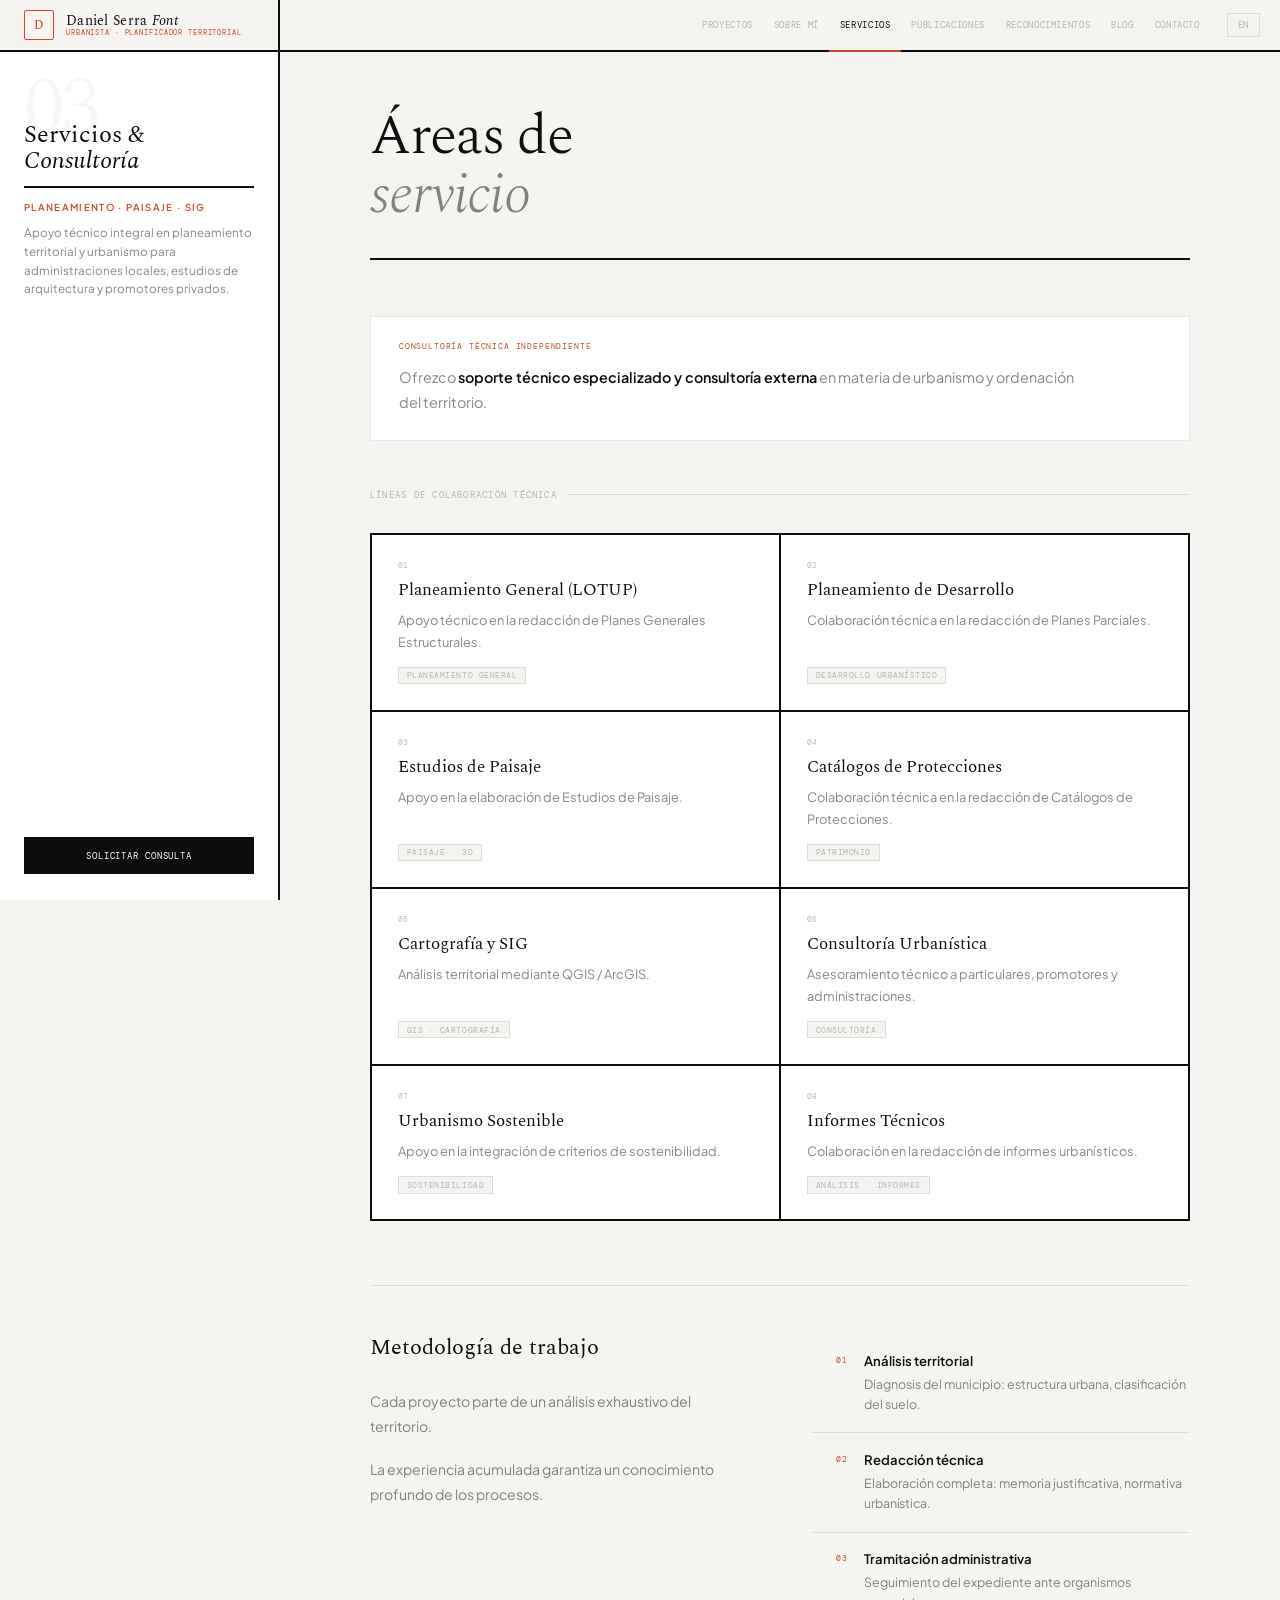
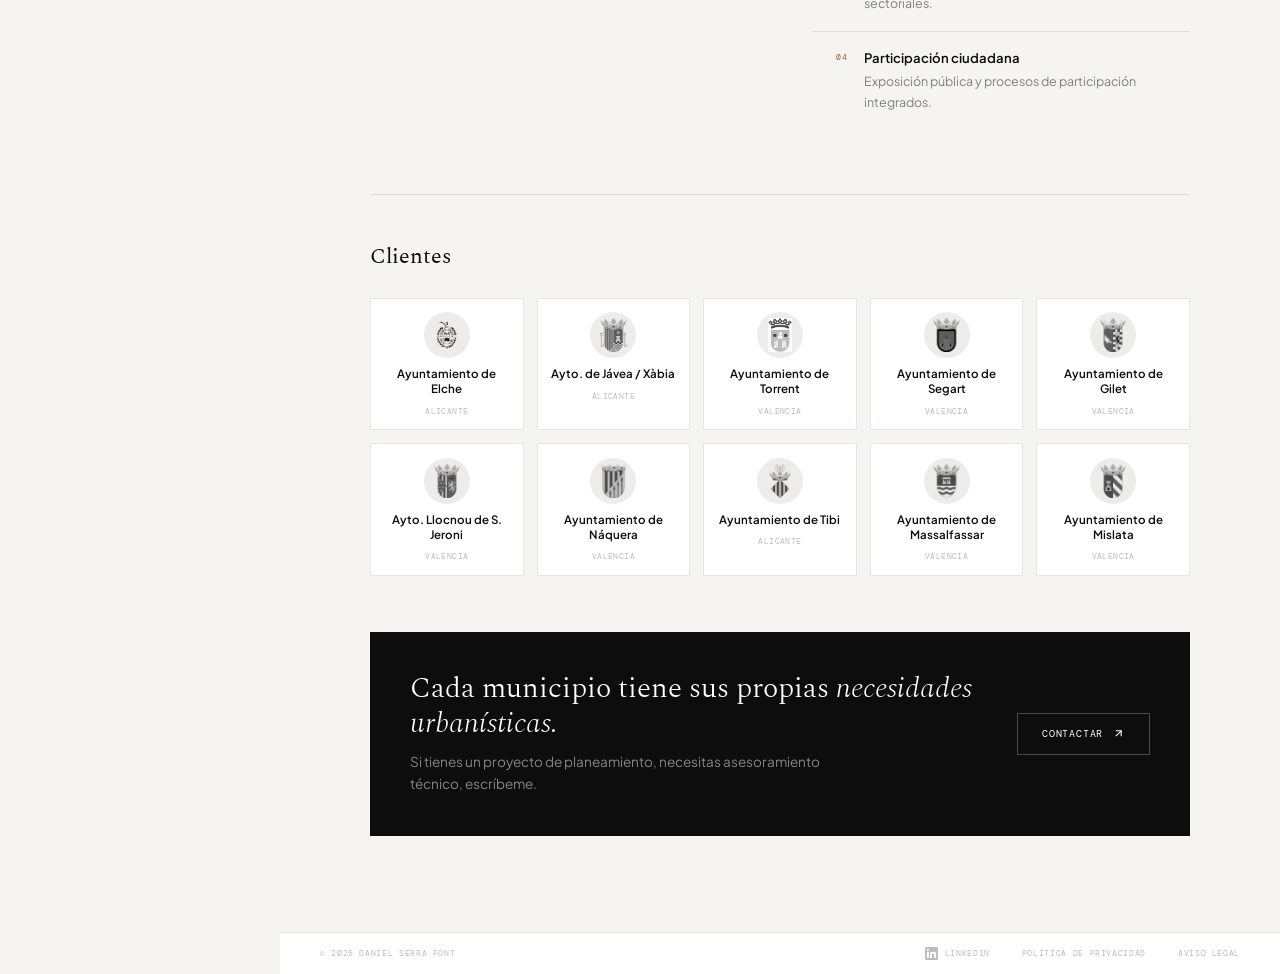
<file: servicios.html>
<!DOCTYPE html>
<html lang="es">
<head>
  <meta charset="UTF-8">
  <meta name="viewport" content="width=device-width, initial-scale=1.0">
  <title>Servicios — Daniel Serra Font</title>
  <meta name="description" content="Consultoría técnica en planeamiento urbanístico LOTUP, Planes Generales Estructurales, Estudios de Paisaje, cartografía SIG y tramitación administrativa en Valencia.">
  <meta property="og:type" content="website">
  <meta property="og:url" content="https://daserfondesign-art.github.io/danielserra_urbanplanning/servicios.html">
  <meta property="og:title" content="Servicios — Daniel Serra Font">
  <meta property="og:description" content="Consultoría técnica en planeamiento urbanístico LOTUP, Planes Generales Estructurales, Estudios de Paisaje, cartografía SIG y tramitación administrativa en Valencia.">
  <meta property="og:image" content="https://daserfondesign-art.github.io/danielserra_urbanplanning/assets/img/og-image.jpg">
  <meta name="twitter:card" content="summary_large_image">
  <meta name="twitter:title" content="Servicios — Daniel Serra Font">
  <meta name="twitter:description" content="Consultoría técnica en planeamiento urbanístico LOTUP, Planes Generales Estructurales, Estudios de Paisaje, cartografía SIG y tramitación administrativa en Valencia.">
  <link rel="preconnect" href="https://fonts.googleapis.com">
  <link href="https://fonts.googleapis.com/css2?family=Spectral:ital,wght@0,300;0,400;0,500;1,300;1,400;1,500&family=Plus+Jakarta+Sans:wght@300;400;500;600&family=DM+Mono:wght@300;400&display=swap" rel="stylesheet">
  </head>
<body>
  <div id="nav-root" data-active="servicios"></div>
  <link rel="stylesheet" href="css/styles.css">
  <aside class="sidebar">
    <div class="sb-identity">
      <div class="sb-big-num">03</div>
      <div class="sb-name" data-i18n-html="sb_name_svc">Servicios <em>&amp; Consultoría</em></div>
      <div class="sb-rule"></div>
      <div class="sb-role" data-i18n="sb_role_svc">Planeamiento · Paisaje · SIG</div>
      <p class="sb-desc" data-i18n="sb_desc_svc">Apoyo técnico integral en planeamiento territorial y urbanismo para administraciones locales, estudios de arquitectura y promotores privados.</p>
    </div>
    <div style="flex:1"></div>
    <div class="sb-cta">
      <a href="contacto.html" class="sb-btn" data-i18n="sb_btn_consult">Solicitar consulta</a>
    </div>
  </aside>

  <div class="main-wrap">
    <main class="main-content">
      <header class="page-header">
        <h1 data-i18n-html="pg_title_svc">Áreas de<br><em>servicio</em></h1>
      </header>

      <div class="freelance-intro">
        <div class="fi-badge" data-i18n="fi_badge">Consultoría Técnica Independiente</div>
        <p class="fi-text" data-i18n-html="fi_text">Ofrezco <strong>soporte técnico especializado y consultoría externa</strong> en materia de urbanismo y ordenación del territorio. Mi enfoque se centra en la colaboración directa con administraciones públicas, despachos de arquitectura y promotores, integrándome en sus equipos de trabajo para aportar soluciones técnicas precisas.</p>
      </div>

      <div class="section-lbl" style="margin-bottom:2rem;" data-i18n="st_colab">Líneas de colaboración técnica</div>

      <div class="services-grid">
        <div class="svc-card">
          <div class="svc-num">01</div>
          <h3 data-i18n="s1_title">Planeamiento General (LOTUP)</h3>
          <p data-i18n="s1_desc">Apoyo técnico en la redacción de Planes Generales Estructurales y Planes de Ordenación Detallada adaptados a la normativa LOTUP, integrándome en el equipo redactor.</p>
          <span class="svc-tag" data-i18n="s1_tag">Planeamiento general</span>
        </div>
        <div class="svc-card">
          <div class="svc-num">02</div>
          <h3 data-i18n="s2_title">Planeamiento de Desarrollo</h3>
          <p data-i18n="s2_desc">Colaboración técnica en la redacción de Planes Parciales, PAI, PRI y Planes Especiales. Apoyo en el seguimiento administrativo ante la Conselleria de Territori.</p>
          <span class="svc-tag" data-i18n="s2_tag">Desarrollo urbanístico</span>
        </div>
        <div class="svc-card">
          <div class="svc-num">03</div>
          <h3 data-i18n="s3_title">Estudios de Paisaje</h3>
          <p data-i18n="s3_desc">Apoyo en la elaboración de Estudios de Paisaje según normativa valenciana, incluyendo simulaciones visuales de integración paisajística mediante SketchUp, 3ds Max y Corona Render.</p>
          <span class="svc-tag" data-i18n="s3_tag">Paisaje · 3D</span>
        </div>
        <div class="svc-card">
          <div class="svc-num">04</div>
          <h3 data-i18n="s4_title">Catálogos de Protecciones</h3>
          <p data-i18n="s4_desc">Colaboración técnica en la redacción de Catálogos de Protecciones del patrimonio arquitectónico, arqueológico, etnológico y paisajístico para su incorporación al planeamiento municipal.</p>
          <span class="svc-tag" data-i18n="s4_tag">Patrimonio</span>
        </div>
        <div class="svc-card">
          <div class="svc-num">05</div>
          <h3 data-i18n="s5_title">Cartografía y SIG</h3>
          <p data-i18n="s5_desc">Análisis territorial mediante QGIS / ArcGIS, cartografía urbanística y producción de documentación gráfica técnica para planes e informes.</p>
          <span class="svc-tag" data-i18n="s5_tag">GIS · Cartografía</span>
        </div>
        <div class="svc-card">
          <div class="svc-num">06</div>
          <h3 data-i18n="s6_title">Consultoría Urbanística</h3>
          <p data-i18n="s6_desc">Asesoramiento técnico a particulares, promotores y administraciones sobre viabilidad urbanística, interpretación de la normativa LOTUP y gestión del suelo.</p>
          <span class="svc-tag" data-i18n="s6_tag">Consultoría</span>
        </div>
        <div class="svc-card">
          <div class="svc-num">07</div>
          <h3 data-i18n="s7_title">Urbanismo Sostenible</h3>
          <p data-i18n="s7_desc">Apoyo en la integración de criterios de sostenibilidad, resiliencia climática, infraestructura verde y biodiversidad en planes e instrumentos de transformación urbana.</p>
          <span class="svc-tag" data-i18n="s7_tag">Sostenibilidad</span>
        </div>
        <div class="svc-card">
          <div class="svc-num">08</div>
          <h3 data-i18n="s8_title">Informes Técnicos</h3>
          <p data-i18n="s8_desc">Colaboración en la redacción de informes urbanísticos, memorias técnicas, estudios de viabilidad territorial y análisis de impacto ambiental para instrumentos de planeamiento.</p>
          <span class="svc-tag" data-i18n="s8_tag">Análisis · Informes</span>
        </div>
      </div>

      <div class="divider"></div>
      <div class="method-grid">
        <div class="method-intro">
          <h2 class="section-title" data-i18n="sec_method">Metodología <em>de trabajo</em></h2>
          <p data-i18n="method_p1">Cada proyecto parte de un análisis exhaustivo del territorio y la normativa vigente para proponer soluciones <strong>viables, tramitables y duraderas.</strong></p>
          <p data-i18n="method_p2">La experiencia acumulada en más de diez municipios garantiza un conocimiento profundo de los procesos administrativos y los requerimientos técnicos de la Conselleria de Territori i Habitatge.</p>
        </div>
        <div class="method-steps">
          <div class="method-step">
            <span class="step-num">01</span>
            <div class="step-body">
              <h4 data-i18n="ap1_title">Análisis territorial</h4>
              <p data-i18n="ap1_desc">Diagnosis del municipio: estructura urbana, clasificación del suelo, normativa vigente y condicionantes ambientales y paisajísticos.</p>
            </div>
          </div>
          <div class="method-step">
            <span class="step-num">02</span>
            <div class="step-body">
              <h4 data-i18n="ap2_title">Redacción técnica</h4>
              <p data-i18n="ap2_desc">Elaboración completa: memoria justificativa, normativa urbanística, planos y estudios complementarios.</p>
            </div>
          </div>
          <div class="method-step">
            <span class="step-num">03</span>
            <div class="step-body">
              <h4 data-i18n="ap3_title">Tramitación administrativa</h4>
              <p data-i18n="ap3_desc">Seguimiento del expediente ante organismos sectoriales y la Conselleria hasta la aprobación definitiva.</p>
            </div>
          </div>
          <div class="method-step">
            <span class="step-num">04</span>
            <div class="step-body">
              <h4 data-i18n="ap4_title">Participación ciudadana</h4>
              <p data-i18n="ap4_desc">Exposición pública y procesos de participación integrados desde el inicio del proceso de planeamiento.</p>
            </div>
          </div>
        </div>
      </div>

      <div class="divider"></div>
      <h2 class="section-title" data-i18n="sec_clients">Clientes</h2>
      <div class="clients-grid">
        <div class="client-card"><div class="client-logo"><img src="assets/img/escudo-elche.webp" onerror="this.style.display='none';this.nextElementSibling.style.display='flex'" alt="Elche"><div class="logo-fallback" style="display:none">El</div></div><span class="client-name">Ayuntamiento de Elche</span><span class="client-type">Alicante</span></div>
        <div class="client-card"><div class="client-logo"><img src="assets/img/escudo-javea.webp" onerror="this.style.display='none';this.nextElementSibling.style.display='flex'" alt="Jávea"><div class="logo-fallback" style="display:none">Jv</div></div><span class="client-name">Ayto. de Jávea / Xàbia</span><span class="client-type">Alicante</span></div>
        <div class="client-card"><div class="client-logo"><img src="assets/img/escudo-torrent.webp" onerror="this.style.display='none';this.nextElementSibling.style.display='flex'" alt="Torrent"><div class="logo-fallback" style="display:none">To</div></div><span class="client-name">Ayuntamiento de Torrent</span><span class="client-type">Valencia</span></div>
        <div class="client-card"><div class="client-logo"><img src="assets/img/escudo-segart.webp" onerror="this.style.display='none';this.nextElementSibling.style.display='flex'" alt="Segart"><div class="logo-fallback" style="display:none">Sg</div></div><span class="client-name">Ayuntamiento de Segart</span><span class="client-type">Valencia</span></div>
        <div class="client-card"><div class="client-logo"><img src="assets/img/escudo-gilet.webp" onerror="this.style.display='none';this.nextElementSibling.style.display='flex'" alt="Gilet"><div class="logo-fallback" style="display:none">Gi</div></div><span class="client-name">Ayuntamiento de Gilet</span><span class="client-type">Valencia</span></div>
        <div class="client-card"><div class="client-logo"><img src="assets/img/escudo-llocnou.webp" onerror="this.style.display='none';this.nextElementSibling.style.display='flex'" alt="Llocnou"><div class="logo-fallback" style="display:none">Ll</div></div><span class="client-name">Ayto. Llocnou de S. Jeroni</span><span class="client-type">Valencia</span></div>
        <div class="client-card"><div class="client-logo"><img src="assets/img/escudo-naquera.webp" onerror="this.style.display='none';this.nextElementSibling.style.display='flex'" alt="Náquera"><div class="logo-fallback" style="display:none">Nq</div></div><span class="client-name">Ayuntamiento de Náquera</span><span class="client-type">Valencia</span></div>
        <div class="client-card"><div class="client-logo"><img src="assets/img/escudo-tibi.webp" onerror="this.style.display='none';this.nextElementSibling.style.display='flex'" alt="Tibi"><div class="logo-fallback" style="display:none">Ti</div></div><span class="client-name">Ayuntamiento de Tibi</span><span class="client-type">Alicante</span></div>
        <div class="client-card"><div class="client-logo"><img src="assets/img/escudo-massalfassar.webp" onerror="this.style.display='none';this.nextElementSibling.style.display='flex'" alt="Massalfassar"><div class="logo-fallback" style="display:none">Ms</div></div><span class="client-name">Ayuntamiento de Massalfassar</span><span class="client-type">Valencia</span></div>
        <div class="client-card"><div class="client-logo"><img src="assets/img/escudo-mislata.webp" onerror="this.style.display='none';this.nextElementSibling.style.display='flex'" alt="Mislata"><div class="logo-fallback" style="display:none">Mi</div></div><span class="client-name">Ayuntamiento de Mislata</span><span class="client-type">Valencia</span></div>
      </div>

      <div class="cta-banner">
        <div>
          <h2 data-i18n-html="cta_title_svc">Cada municipio tiene sus propias <em>necesidades urbanísticas.</em></h2>
          <p data-i18n="cta_desc_svc">Si tienes un proyecto de planeamiento, necesitas asesoramiento técnico o quieres saber cómo puedo ayudarte, escríbeme sin compromiso.</p>
        </div>
        <a href="contacto.html" class="cta-link">
          <span data-i18n="cta_btn">Contactar</span>
          <svg width="13" height="13" viewBox="0 0 24 24" fill="none" stroke="currentColor" stroke-width="2"><line x1="7" y1="17" x2="17" y2="7"/><polyline points="7 7 17 7 17 17"/></svg>
        </a>
      </div>
    </main>
  </div>

  <div id="footer-root"></div>

  <script src="js/main.js"></script>
  <script src="js/analytics.js"></script>
</body>
</html>
</file>
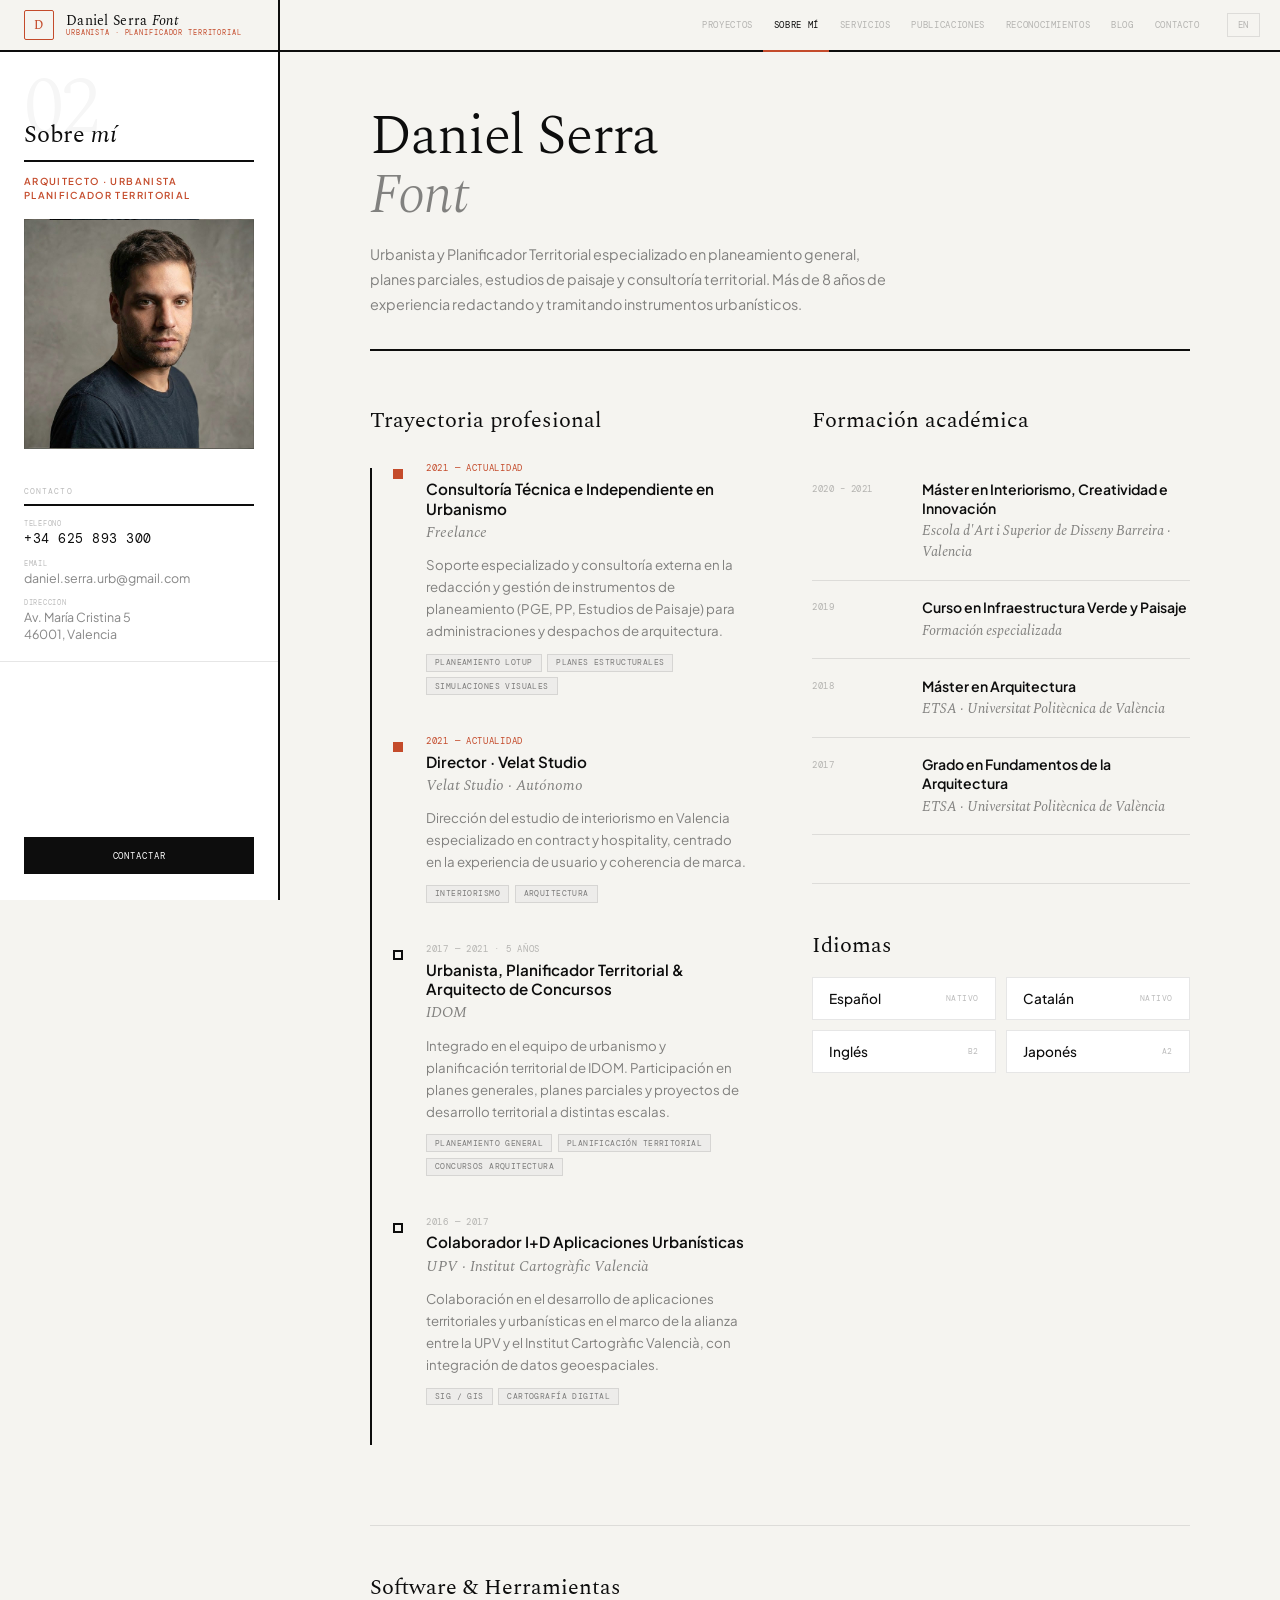
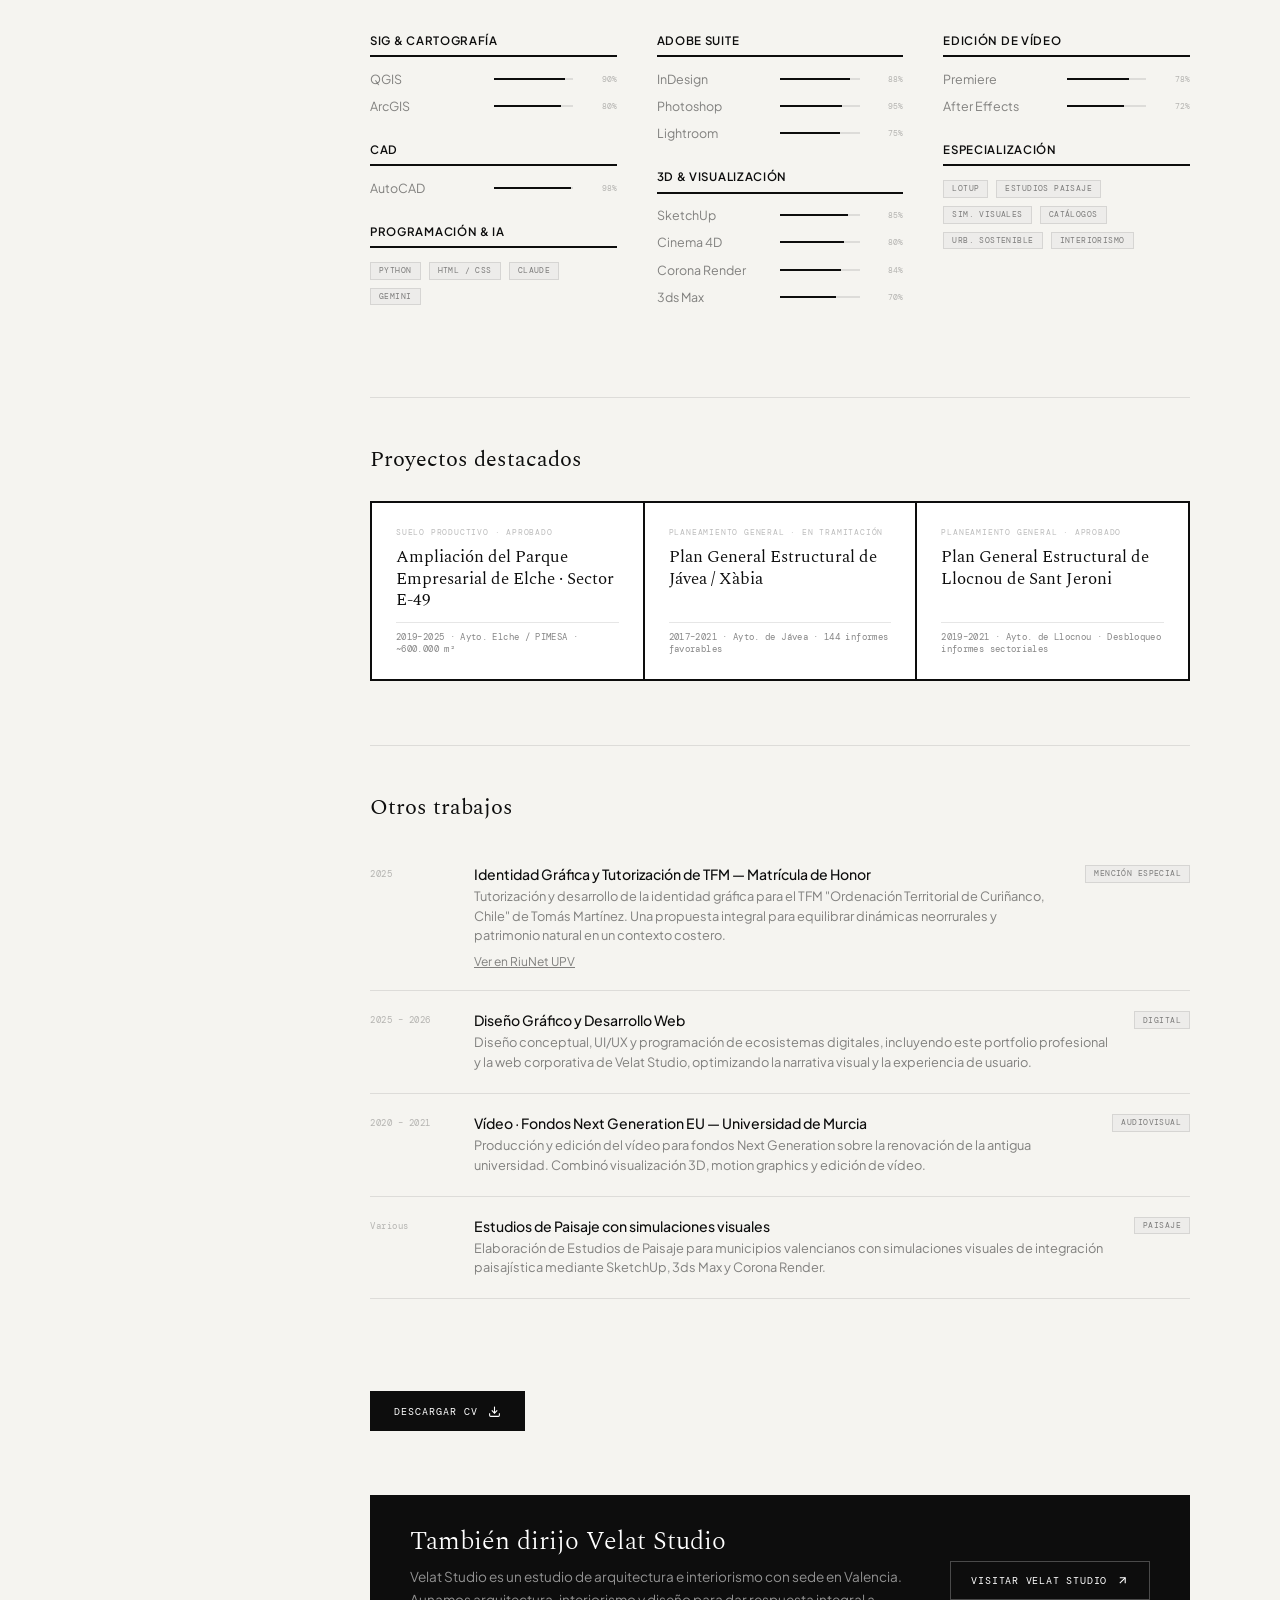
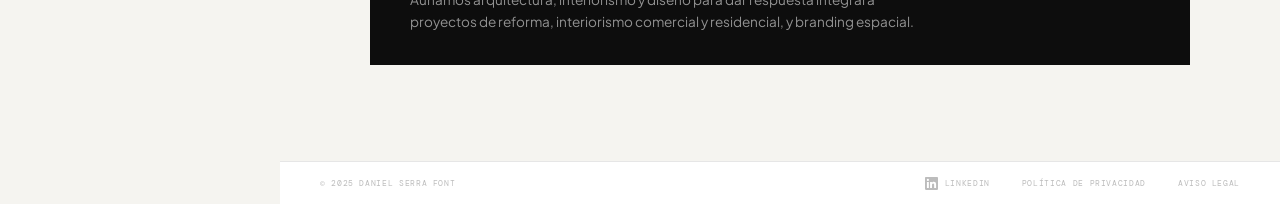
<file: sobre-mi.html>
<!DOCTYPE html>
<html lang="es">
<head>
  <meta charset="UTF-8">
  <meta name="viewport" content="width=device-width, initial-scale=1.0">
  <title>Sobre mí — Daniel Serra Font</title>
  <meta name="description" content="Urbanista y Planificador Territorial en Valencia. +8 años de experiencia en Planes Generales, LOTUP, Estudios de Paisaje y consultoría territorial.">
  <meta property="og:type" content="website">
  <meta property="og:url" content="https://daserfondesign-art.github.io/danielserra_urbanplanning/sobre-mi.html">
  <meta property="og:title" content="Sobre mí — Daniel Serra Font">
  <meta property="og:description" content="Urbanista y Planificador Territorial en Valencia. +8 años de experiencia en Planes Generales, LOTUP, Estudios de Paisaje y consultoría territorial.">
  <meta property="og:image" content="https://daserfondesign-art.github.io/danielserra_urbanplanning/assets/img/og-image.jpg">
  <meta name="twitter:card" content="summary_large_image">
  <meta name="twitter:title" content="Sobre mí — Daniel Serra Font">
  <meta name="twitter:description" content="Urbanista y Planificador Territorial en Valencia. +8 años de experiencia en Planes Generales, LOTUP, Estudios de Paisaje y consultoría territorial.">
  <link rel="preconnect" href="https://fonts.googleapis.com">
  <link href="https://fonts.googleapis.com/css2?family=Spectral:ital,wght@0,300;0,400;0,500;1,300;1,400;1,500&family=Plus+Jakarta+Sans:wght@300;400;500;600&family=DM+Mono:wght@300;400&display=swap" rel="stylesheet">

  </head>
<body>

  <!-- ══ TOP NAV — same as index ══ -->

  <div id="nav-root" data-active="sobre-mi"></div>
  <link rel="stylesheet" href="css/styles.css">

  <!-- ══ LEFT SIDEBAR — fixed profile data ══ -->
  <aside class="sidebar">

    <div class="sb-identity" style="border-bottom:none;">
      <div class="sb-big-num">02</div>
      <div class="sb-name" data-i18n-html="sb_name_about">Sobre <em>mí</em></div>
      <div class="sb-rule"></div>
      <div class="sb-role" data-i18n="sb_role">Arquitecto · Urbanista<br>Planificador Territorial</div>
    </div>

    <!-- Full-width photo below title -->
    <div class="sb-photo-full" style="margin-bottom: 1.25rem;">
      <div class="sb-photo-full-inner" style="background-image: url('assets/img/perfil.jpg'); background-size: cover; background-position: center; margin: 0 1.5rem; border: 1px solid var(--border-l);">
      </div>
    </div>

    <!-- Contact data — fixed, no scroll -->
    <div class="sb-section">
      <div class="sb-section-title" data-i18n="sb_contact_title">Contacto</div>
      <div class="sb-row">
        <div class="sb-row-lbl" data-i18n="sb_phone_lbl">Teléfono</div>
        <div class="sb-row-val phone"><a href="tel:+34625893300">+34 625 893 300</a></div>
      </div>
      <div class="sb-row">
  <div class="sb-row-lbl">Email</div>
  <div class="sb-row-val">
    <a href="mailto:daniel.serra.urb@gmail.com">daniel.serra.urb@gmail.com</a>
  </div>
</div>
      <div class="sb-row">
        <div class="sb-row-lbl" data-i18n="sb_addr_lbl">Dirección</div>
        <div class="sb-row-val">Av. María Cristina 5<br>46001, Valencia</div>
      </div>
      
    </div>

    <div style="flex:1"></div>

    <!-- CTA -->
    <div class="sb-cta">
      <a href="contacto.html" class="sb-btn" data-i18n="sb_btn_contact">Contactar</a>
    </div>
  </aside>

  <!-- ══ MAIN ══ -->
  <div class="main-wrap">
    <main class="main-content">

      <!-- Header -->
      <header class="page-header">
        <div class="mobile-profile-photo" style="background-image: url('assets/img/perfil.jpg');"></div>
        <h1 data-i18n-html="pg_title_about">Daniel Serra<br><em>Font</em></h1>
        <p data-i18n="ph_desc">Urbanista y Planificador Territorial especializado en planeamiento general, planes parciales, estudios de paisaje y consultoría territorial. Más de 8 años de experiencia redactando y tramitando instrumentos urbanísticos.</p>
      </header>

      <!-- ══ BIO + EDUCATION ══ -->
      <div class="two-col" style="margin-bottom: 5rem;">

        <!-- LEFT: Experience -->
        <div>
          <h2 class="section-title" data-i18n="sec_exp">Trayectoria <em>profesional</em></h2>
          <div class="timeline">

            <div class="tl-item current">
              <div class="tl-period" data-i18n="tl1_period">2021 — Actualidad</div>
              <div class="tl-role" data-i18n="tl1_role">Apoyo Técnico en Planeamiento Territorial y Urbanismo</div>
              <div class="tl-org"><span data-i18n="tl1_type">Profesional independiente · Freelance</span></div>
              <p class="tl-desc" data-i18n="tl1_desc">Soporte especializado y consultoría externa en la redacción y gestión de instrumentos de planeamiento (PGE, PP, Estudios de Paisaje) para administraciones y despachos de arquitectura.</p>
              <div class="tl-tags">
                <span class="tag" data-i18n="tag_lotup">Planeamiento LOTUP</span>
                <span class="tag" data-i18n="tag_pgm2">Planes Estructurales</span>
                <span class="tag" data-i18n="tag_vis2">Simulaciones visuales</span>
              </div>
            </div>

            <div class="tl-item current">
              <div class="tl-period">2021 — Actualidad</div>
              <div class="tl-role" data-i18n="tl1b_role">Director · Velat Studio</div>
              <div class="tl-org"><a href="https://www.velatstudio.com" target="_blank" rel="noopener">Velat Studio</a> · <span data-i18n="tl1b_type">Autónomo</span></div>
              <p class="tl-desc" data-i18n="tl1b_desc">Dirección del Estudio de interiorismo en Valencia especializado en contract y hospitality, centrado en la experiencia de usuario y coherencia de marca.</p>
              <div class="tl-tags">
                <span class="tag" data-i18n="tag_int2">Interiorismo</span>
                <span class="tag">Arquitectura</span>
              </div>
            </div>

            <div class="tl-item">
              <div class="tl-period">2017 — 2021 · 5 años</div>
              <div class="tl-role" data-i18n="tl2_role">Urbanista, Planificador Territorial &amp; Arquitecto de Concursos</div>
              <div class="tl-org">IDOM</div>
              <p class="tl-desc" data-i18n="tl2_desc">Integrado en el equipo de urbanismo y planificación territorial de IDOM. Participación en planes generales, planes parciales y proyectos de desarrollo territorial. Igualmente implicado en propuestas para concursos de arquitectura y urbanismo.</p>
              <div class="tl-tags">
                <span class="tag" data-i18n="tag_pgm3">Planeamiento general</span>
                <span class="tag" data-i18n="tag_terr">Planificación territorial</span>
                <span class="tag" data-i18n="tag_comp">Concursos arquitectura</span>
              </div>
            </div>

            <div class="tl-item">
              <div class="tl-period">2016 — 2017</div>
              <div class="tl-role" data-i18n="tl3_role">Colaborador I+D Aplicaciones Urbanísticas</div>
              <div class="tl-org">UPV · Institut Cartogràfic Valencià</div>
              <p class="tl-desc" data-i18n="tl3_desc">Colaboración en el desarrollo de aplicaciones territoriales y urbanísticas en el marco de la alianza entre la UPV y el Institut Cartogràfic Valencià (ICV), con integración de datos geoespaciales y herramientas digitales para el análisis del territorio.</p>
              <div class="tl-tags">
                <span class="tag">SIG / GIS</span>
                <span class="tag" data-i18n="tag_carto">Cartografía digital</span>
              </div>
            </div>

          </div>
        </div>

        <!-- RIGHT: Education + Languages -->
        <div>
          <h2 class="section-title" data-i18n="sec_edu"><em>Formación</em> académica</h2>
          <div class="edu-list">
            <div class="edu-item">
              <span class="edu-year">2020 – 2021</span>
              <div class="edu-body">
                <h3 data-i18n="edu1_title">Máster en Interiorismo, Creatividad e Innovación</h3>
                <p data-i18n="edu1_school">Escola d'Art i Superior de Disseny Barreira · Valencia</p>
              </div>
            </div>
            <div class="edu-item">
              <span class="edu-year">2019</span>
              <div class="edu-body">
                <h3 data-i18n="edu2_title">Curso en Infraestructura Verde y Paisaje</h3>
                <p data-i18n="edu2_school">Formación especializada</p>
              </div>
            </div>
            <div class="edu-item">
              <span class="edu-year">2018</span>
              <div class="edu-body">
                <h3 data-i18n="edu3_title">Máster en Arquitectura</h3>
                <p>ETSA · Universitat Politècnica de València</p>
              </div>
            </div>
            <div class="edu-item">
              <span class="edu-year">2017</span>
              <div class="edu-body">
                <h3 data-i18n="edu4_title">Grado en Fundamentos de la Arquitectura</h3>
                <p>ETSA · Universitat Politècnica de València</p>
              </div>
            </div>
          </div>

          <div class="divider"></div>

          <h2 class="section-title" data-i18n="sec_langs" style="margin-bottom: 1.1rem;"><em>Idiomas</em></h2>
          <div class="lang-grid">
            <div class="lang-item">
              <span class="lang-name" data-i18n="lang_es">Español</span>
              <span class="lang-level" data-i18n="lvl_native">Nativo</span>
            </div>
            <div class="lang-item">
              <span class="lang-name" data-i18n="lang_ca">Catalán</span>
              <span class="lang-level" data-i18n="lvl_native">Nativo</span>
            </div>
            <div class="lang-item">
              <span class="lang-name" data-i18n="lang_en">Inglés</span>
              <span class="lang-level">B2</span>
            </div>
            <div class="lang-item">
              <span class="lang-name" data-i18n="lang_ja">Japonés</span>
              <span class="lang-level">A2</span>
            </div>
          </div>

        </div>
      </div>

      <div class="divider"></div>

      <!-- ══ SKILLS ══ -->
      <h2 class="section-title" style="margin-bottom: 2rem;" data-i18n="sec_skills">Software <em>&amp; Herramientas</em></h2>
      <div class="skills-three">

        <div>
          <div class="skill-group">
            <h3>SIG &amp; Cartografía</h3>
            <div class="skill-bars">
              <div class="skill-bar"><span class="skill-bar-name">QGIS</span><div class="skill-bar-track"><div class="skill-bar-fill" data-w="90%"></div></div><span class="skill-bar-pct">90%</span></div>
              <div class="skill-bar"><span class="skill-bar-name">ArcGIS</span><div class="skill-bar-track"><div class="skill-bar-fill" data-w="85%"></div></div><span class="skill-bar-pct">80%</span></div>
            </div>
          </div>
          <div class="skill-group">
            <h3>CAD</h3>
            <div class="skill-bars">
              <div class="skill-bar"><span class="skill-bar-name">AutoCAD</span><div class="skill-bar-track"><div class="skill-bar-fill" data-w="98%"></div></div><span class="skill-bar-pct">98%</span></div>
            </div>
          </div>
          <div class="skill-group">
            <h3 data-i18n="sk_prog">Programación &amp; IA</h3>
            <div class="tags-cloud">
              <span class="tag">Python</span>
              <span class="tag">HTML / CSS</span>
              <span class="tag">Claude</span>
              <span class="tag">Gemini</span>
            </div>
          </div>
        </div>

        <div>
          <div class="skill-group">
            <h3>Adobe Suite</h3>
            <div class="skill-bars">
              <div class="skill-bar"><span class="skill-bar-name">InDesign</span><div class="skill-bar-track"><div class="skill-bar-fill" data-w="88%"></div></div><span class="skill-bar-pct">88%</span></div>
              <div class="skill-bar"><span class="skill-bar-name">Photoshop</span><div class="skill-bar-track"><div class="skill-bar-fill" data-w="78%"></div></div><span class="skill-bar-pct">95%</span></div>
              <div class="skill-bar"><span class="skill-bar-name">Lightroom</span><div class="skill-bar-track"><div class="skill-bar-fill" data-w="75%"></div></div><span class="skill-bar-pct">75%</span></div>
            </div>
          </div>
          <div class="skill-group">
            <h3 data-i18n="sk_3d">3D &amp; Visualización</h3>
            <div class="skill-bars">
              <div class="skill-bar"><span class="skill-bar-name">SketchUp</span><div class="skill-bar-track"><div class="skill-bar-fill" data-w="85%"></div></div><span class="skill-bar-pct">85%</span></div>
              <div class="skill-bar"><span class="skill-bar-name">Cinema 4D</span><div class="skill-bar-track"><div class="skill-bar-fill" data-w="80%"></div></div><span class="skill-bar-pct">80%</span></div>
              <div class="skill-bar"><span class="skill-bar-name">Corona Render</span><div class="skill-bar-track"><div class="skill-bar-fill" data-w="76%"></div></div><span class="skill-bar-pct">84%</span></div>
              <div class="skill-bar"><span class="skill-bar-name">3ds Max</span><div class="skill-bar-track"><div class="skill-bar-fill" data-w="70%"></div></div><span class="skill-bar-pct">70%</span></div>
            </div>
          </div>
        </div>

        <div>
          <div class="skill-group">
            <h3 data-i18n="sk_video">Edición de Vídeo</h3>
            <div class="skill-bars">
              <div class="skill-bar"><span class="skill-bar-name">Premiere</span><div class="skill-bar-track"><div class="skill-bar-fill" data-w="78%"></div></div><span class="skill-bar-pct">78%</span></div>
              <div class="skill-bar"><span class="skill-bar-name">After Effects</span><div class="skill-bar-track"><div class="skill-bar-fill" data-w="72%"></div></div><span class="skill-bar-pct">72%</span></div>
            </div>
          </div>
          <div class="skill-group">
            <h3 data-i18n="sk_spec">Especialización</h3>
            <div class="tags-cloud">
              <span class="tag">LOTUP</span>
              <span class="tag" data-i18n="sp_land">Estudios Paisaje</span>
              <span class="tag" data-i18n="sp_vis">Sim. visuales</span>
              <span class="tag" data-i18n="sp_cat">Catálogos</span>
              <span class="tag" data-i18n="sp_sus">Urb. sostenible</span>
              <span class="tag" data-i18n="sp_int">Interiorismo</span>
            </div>
          </div>
        </div>

      </div>

      <div class="divider"></div>

      <!-- ══ FEATURED PROJECTS ══ -->
      <h2 class="section-title" data-i18n="sec_feat" style="margin-bottom: 1.75rem;">Proyectos <em>destacados</em></h2>
      <div class="highlight-grid" style="margin-bottom: 4rem;">

        <a href="index.html" class="highlight-card">
          <span class="hc-label" data-i18n="hc1_label">Suelo Productivo · Aprobado</span>
          <h3 data-i18n="hc1_name">Ampliación del Parque Empresarial de Elche · Sector E-49</h3>
          <span class="hc-meta">2019–2025 · Ayto. Elche / PIMESA · ~600.000 m²</span>
        </a>

        <a href="index.html" class="highlight-card">
          <span class="hc-label" data-i18n="hc2_label">Planeamiento General · En tramitación</span>
          <h3 data-i18n="hc2_name">Plan General Estructural de Jávea / Xàbia</h3>
          <span class="hc-meta">2017–2021 · Ayto. de Jávea · 144 informes favorables</span>
        </a>

        <a href="index.html" class="highlight-card">
          <span class="hc-label" data-i18n="hc3_label">Planeamiento General · Aprobado</span>
          <h3 data-i18n="hc3_name">Plan General Estructural de Llocnou de Sant Jeroni</h3>
          <span class="hc-meta">2019–2021 · Ayto. de Llocnou · Desbloqueo informes sectoriales</span>
        </a>

      </div>

      <div class="divider"></div>

      <!-- ══ OTHER WORKS ══ -->
      <h2 class="section-title" style="margin-bottom: 1.5rem;" data-i18n="sec_other">Otros <em>trabajos</em></h2>
      <div style="max-width: 820px; margin-bottom: 4rem;">
  <div class="ow-item">
    <span class="ow-year">2025</span>
    <div class="ow-body">
      <h3 data-i18n="ow1_title">Identidad Gráfica y Tutorización de TFM — Matrícula de Honor</h3>
      <p data-i18n="ow1_desc">Tutorización y desarrollo de la identidad gráfica para el TFM "Ordenación Territorial de Curiñanco, Chile" de Tomás Martínez. Una propuesta integral para equilibrar dinámicas neorrurales y patrimonio natural en un contexto costero.</p>
      <a data-i18n="ow1_link" href="https://riunet.upv.es/entities/publication/ce05cd31-626a-41e1-898b-f5c17750665e/full" target="_blank" rel="noopener" style="font-size: 0.75rem; color: var(--text-2); text-decoration: underline; margin-top: 0.5rem; display: inline-block;">Ver en RiuNet UPV</a>
    </div>
    <span class="tag" data-i18n="ow1_tag">Mención Especial</span>
  </div>

  <div class="ow-item">
    <span class="ow-year">2025 – 2026</span>
    <div class="ow-body">
      <h3 data-i18n="ow2_title">Diseño Gráfico y Desarrollo Web</h3>
      <p data-i18n="ow2_desc">Diseño conceptual, UI/UX y programación de ecosistemas digitales, incluyendo este portfolio profesional y la web corporativa de Velat Studio, optimizando la narrativa visual y la experiencia de usuario.</p>
    </div>
    <span class="tag" data-i18n="ow2_tag">Digital</span>
  </div>

  <div class="ow-item">
    <span class="ow-year">2020 – 2021</span>
    <div class="ow-body">
      <h3 data-i18n="ow3_title">Vídeo · Fondos Next Generation EU — Universidad de Murcia</h3>
      <p data-i18n="ow3_desc">Producción y edición del vídeo para la renovación de la antigua universidad. Combinación de visualización 3D, motion graphics y narrativa institucional para fondos europeos.</p>
    </div>
    <span class="tag" data-i18n="ow3_tag">Audiovisual</span>
  </div>

  <div class="ow-item">
    <span class="ow-year" data-i18n="ow_various">Varios</span>
    <div class="ow-body">
      <h3 data-i18n="ow4_title">Estudios de Paisaje con simulaciones visuales</h3>
      <p data-i18n="ow4_desc">Elaboración de Estudios de Paisaje para municipios valencianos con simulaciones de integración paisajística mediante SketchUp, 3ds Max y Corona Render.</p>
    </div>
    <span class="tag" data-i18n="ow4_tag">Paisaje</span>
  </div>
</div>

      <a href="assets/documents/Daniel Serra Font-CV-ES.pdf" download="Daniel Serra Font-CV-ES.pdf" class="cv-btn" id="cv-btn">
        <span data-i18n="btn_cv">Descargar CV</span>
        <svg width="13" height="13" viewBox="0 0 24 24" fill="none" stroke="currentColor" stroke-width="2"><path d="M21 15v4a2 2 0 01-2 2H5a2 2 0 01-2-2v-4"/><polyline points="7 10 12 15 17 10"/><line x1="12" y1="15" x2="12" y2="3"/></svg>
      </a>

      <!-- ══ VELAT STUDIO ══ -->
      <div class="velat-banner">
        <div>
          <h2 data-i18n="velat_title">También dirijo <strong>Velat Studio</strong></h2>
          <p data-i18n="velat_desc">Estudio de interiorismo en Valencia especializado en contract y hospitality, centrado en la experiencia de usuario y coherencia de marca.</p>
        </div>
        <a href="https://www.velatstudio.com" target="_blank" rel="noopener" class="velat-link">
          <span data-i18n="lnk_velat">Visitar Velat Studio</span>
          <svg width="13" height="13" viewBox="0 0 24 24" fill="none" stroke="currentColor" stroke-width="2"><line x1="7" y1="17" x2="17" y2="7"/><polyline points="7 7 17 7 17 17"/></svg>
        </a>
      </div>

    </main>
  </div><div id="footer-root"></div>

  <script src="js/main.js"></script>
  <script src="js/analytics.js"></script>

</body>
</html>
</file>
<file: css/styles.css>
*, *::before, *::after { box-sizing: border-box; margin: 0; padding: 0; }
:root {
  --bg:        #f5f4f0;
  --bg2:       #edecea;
  --surface:   #ffffff;
  --border:    #0d0d0d;
  --border-l:  rgba(13,13,13,0.1);
  --text:      #0d0d0d;
  --text-2:    rgba(13,13,13,0.5);
  --text-3:    rgba(13,13,13,0.28);
  --red:       #c44b2b;
  --serif:     'Spectral', Georgia, serif;
  --sans:      'Plus Jakarta Sans', sans-serif;
  --mono:      'DM Mono', monospace;
  --sidebar:   280px;
  --nav-h:     52px;
}
html, body { width: 100%; min-height: 100%; background: var(--bg); }
body { font-family: var(--sans); color: var(--text); -webkit-font-smoothing: antialiased; }
a { color: inherit; text-decoration: none; }
::-webkit-scrollbar { width: 3px; }
::-webkit-scrollbar-thumb { background: var(--border-l); }

/* ══ TOP NAV ══ */
.nav { position: fixed; top: 0; left: 0; right: 0; height: var(--nav-h); z-index: 500; display: flex; align-items: stretch; background: var(--bg); border-bottom: 2px solid var(--border); }
.nav-identity { width: var(--sidebar); flex-shrink: 0; display: flex; align-items: center; padding: 0 1.5rem; border-right: 2px solid var(--border); gap: 0.75rem; }
.nav-id-mark { font-family: var(--serif); font-size: 0.75rem; font-weight: 500; letter-spacing: 0.08em; color: var(--red); border: 1.5px solid var(--red); border-radius: 2px; width: 30px; height: 30px; display: flex; align-items: center; justify-content: center; flex-shrink: 0; }
.nav-id-text { display: flex; flex-direction: column; gap: 1px; }
.nav-id-name { font-family: var(--serif); font-size: 0.88rem; font-weight: 400; letter-spacing: 0.02em; line-height: 1; color: var(--text); white-space: nowrap; }
.nav-id-name em { font-style: italic; }
.nav-id-role { font-family: var(--mono); font-size: 0.46rem; letter-spacing: 0.12em; text-transform: uppercase; color: var(--red); line-height: 1; }
.nav-links-slot { flex: 1; display: flex; align-items: center; justify-content: flex-end; padding: 0 1.25rem; gap: 0.05rem; }
.nav-links { display: flex; }
.nav-links a { font-family: var(--mono); font-size: 0.58rem; letter-spacing: 0.07em; text-transform: uppercase; color: var(--text-3); padding: 0 0.65rem; height: var(--nav-h); display: flex; align-items: center; border-bottom: 2px solid transparent; margin-bottom: -2px; transition: color 0.18s, border-color 0.18s; white-space: nowrap; }
.nav-links a:hover { color: var(--text); }
.nav-links a.active { color: var(--text); border-bottom-color: var(--red); }
.lang-toggle { font-family: var(--mono); font-size: 0.58rem; letter-spacing: 0.1em; text-transform: uppercase; color: var(--text-3); background: none; border: 1.5px solid var(--border-l); padding: 0.3rem 0.6rem; cursor: pointer; transition: all 0.18s; margin-left: 1rem; }
.lang-toggle:hover { border-color: var(--border); color: var(--text); }

/* ══ LEFT SIDEBAR ══ */
.sidebar { position: fixed; top: var(--nav-h); left: 0; bottom: 0; width: var(--sidebar); z-index: 400; background: var(--surface); border-right: 2px solid var(--border); display: flex; flex-direction: column; overflow-y: auto; }
.sb-identity { padding: 1.25rem 1.5rem 1rem; flex-shrink: 0; }
.sb-label { font-family: var(--mono); font-size: 0.5rem; letter-spacing: 0.15em; text-transform: uppercase; color: var(--red); margin-bottom: 0.85rem; }
.sb-big-num { font-family: var(--serif); font-size: 5rem; font-weight: 300; line-height: 0.9; color: rgba(13,13,13,0.04); letter-spacing: -0.04em; margin-bottom: -1.4rem; user-select: none; }
.sb-name { font-family: var(--serif); font-size: 1.5rem; font-weight: 400; line-height: 1.1; color: var(--text); margin-bottom: 0.2rem; position: relative; z-index: 2; }
.sb-name em { font-style: italic; }
.sb-rule { width: 100%; height: 2px; background: var(--border); margin: 0.75rem 0; }
.sb-role { font-family: var(--sans); font-size: 0.6rem; font-weight: 600; letter-spacing: 0.14em; text-transform: uppercase; color: var(--red); line-height: 1.5; }
.sb-desc { font-size: 0.73rem; color: var(--text-2); line-height: 1.6; margin-top: 0.6rem; }
.sidebar-desc { font-family: var(--sans); font-size: 0.72rem; color: var(--text-3); line-height: 1.6; }
.sb-scroll { flex: 1; overflow-y: auto; scrollbar-width: thin; scrollbar-color: var(--border-l) transparent; }
.sb-section { padding: 1.1rem 1.5rem; border-bottom: 1px solid var(--border-l); }
.sb-section-title { font-family: var(--mono); font-size: 0.48rem; letter-spacing: 0.14em; text-transform: uppercase; color: var(--text-3); border-bottom: 2px solid var(--border); padding-bottom: 0.45rem; margin-bottom: 0.85rem; }
.sb-row { margin-bottom: 0.65rem; }
.sb-row:last-child { margin-bottom: 0; }
.sb-row-lbl { font-family: var(--mono); font-size: 0.46rem; letter-spacing: 0.1em; text-transform: uppercase; color: var(--text-3); margin-bottom: 0.12rem; }
.sb-row-val { font-size: 0.78rem; color: var(--text-2); line-height: 1.4; }
.sb-row-val a:hover { color: var(--red); }
.sb-row-val.accent { color: var(--red); font-weight: 500; }
.sb-row-val.phone { font-family: var(--mono); font-size: 0.82rem; letter-spacing: 0.04em; color: var(--text); font-weight: 400; }

/* Stats & Tags Sidebar */
.sb-stats { display: grid; grid-template-columns: 1fr 1fr; gap: 0.85rem; padding: 1.1rem 1.5rem; border-bottom: 1px solid var(--border-l); }
.sb-stat { display: flex; flex-direction: column; gap: 0.12rem; }
.sb-stat-num { font-family: var(--serif); font-size: 1.75rem; font-weight: 300; line-height: 1; color: var(--text); }
.sb-stat-lbl { font-family: var(--mono); font-size: 0.46rem; letter-spacing: 0.08em; text-transform: uppercase; color: var(--text-3); }
.sb-tags { display: flex; flex-wrap: wrap; gap: 0.35rem; }
.sb-tag { font-family: var(--mono); font-size: 0.48rem; letter-spacing: 0.05em; text-transform: uppercase; padding: 0.18rem 0.5rem; border: 1px solid var(--border-l); color: var(--text-3); background: var(--bg); }
.sb-cta { padding: 1.1rem 1.5rem; }
.sb-btn { display: flex; align-items: center; justify-content: center; gap: 0.5rem; width: 100%; padding: 0.8rem; font-family: var(--mono); font-size: 0.55rem; letter-spacing: 0.1em; text-transform: uppercase; background: var(--text); color: white; border: none; cursor: pointer; text-decoration: none; transition: background 0.18s; margin-bottom: 0.5rem; }
.sb-btn:hover { background: var(--red); }
.sb-btn-ghost { display: flex; align-items: center; justify-content: center; gap: 0.5rem; width: 100%; padding: 0.7rem; font-family: var(--mono); font-size: 0.53rem; letter-spacing: 0.08em; text-transform: uppercase; background: none; border: 1.5px solid var(--border-l); color: var(--text-2); cursor: pointer; text-decoration: none; transition: all 0.18s; }
.sb-btn-ghost:hover { border-color: var(--red); color: var(--red); }
.sb-footer { padding: 0.85rem 1.5rem; border-top: 1px solid var(--border-l); flex-shrink: 0; display: flex; gap: 1.25rem; }
.sb-footer a { font-family: var(--mono); font-size: 0.5rem; letter-spacing: 0.08em; text-transform: uppercase; color: var(--text-3); transition: color 0.18s; }
.sb-footer a:hover { color: var(--red); }

/* Foto Sidebar */
.sb-photo-full { width: 100%; margin-bottom: 1.25rem; }
.sb-photo-full img { width: 100%; height: 100%; object-fit: cover; display: block; }
.sb-photo-full-inner { aspect-ratio: 1 / 1; margin: 0 1.5rem; border: 1px solid var(--border-l); }
.sb-photo-initials-full { font-family: var(--serif); font-size: 3rem; font-weight: 300; letter-spacing: 0.1em; color: rgba(13,13,13,0.15); }

/* Timeline Sidebar */
.sb-minitl { padding: 0.9rem 1.5rem 1rem; border-bottom: 1px solid var(--border-l); flex-shrink: 0; }
.sb-minitl-title { font-family: var(--mono); font-size: 0.46rem; letter-spacing: 0.14em; text-transform: uppercase; color: var(--text-3); border-bottom: 2px solid var(--border); padding-bottom: 0.35rem; margin-bottom: 0.75rem; }
.sb-minitl-item { display: grid; grid-template-columns: 10px 1fr; gap: 0.55rem; margin-bottom: 0.65rem; }
.sb-minitl-item:last-child { margin-bottom: 0; }
.sb-minitl-dot { width: 6px; height: 6px; border-radius: 50%; margin-top: 4px; border: 1.5px solid var(--border-l); background: var(--bg); flex-shrink: 0; }
.sb-minitl-item.current .sb-minitl-dot { background: var(--red); border-color: var(--red); }
.sb-minitl-body { display: flex; flex-direction: column; gap: 0.05rem; }
.sb-minitl-year { font-family: var(--mono); font-size: 0.45rem; letter-spacing: 0.08em; color: var(--text-3); text-transform: uppercase; }
.sb-minitl-role { font-family: var(--sans); font-size: 0.72rem; font-weight: 600; color: var(--text); line-height: 1.2; }
.sb-minitl-sub { font-size: 0.68rem; color: var(--text-2); line-height: 1.3; }

/* Status Contacto */
.sb-status { display: inline-flex; align-items: center; gap: 0.4rem; font-family: var(--mono); font-size: 0.48rem; letter-spacing: 0.1em; text-transform: uppercase; color: var(--red); margin-top: 0.75rem; }
.sb-status::before { content: ''; width: 5px; height: 5px; border-radius: 50%; background: var(--red); animation: status-pulse 2s infinite; }
@keyframes status-pulse { 0%, 100% { opacity: 1; } 50% { opacity: 0.3; } }

/* Sidebar Proyectos / Blog / Premios */
.sidebar-list-header { padding: 0.85rem 1.5rem 0.5rem; display: flex; align-items: center; justify-content: space-between; flex-shrink: 0; }
.sidebar-list-label { font-family: var(--mono); font-size: 0.5rem; letter-spacing: 0.12em; text-transform: uppercase; color: var(--text-3); }
.sidebar-list-count { font-family: var(--mono); font-size: 0.5rem; color: var(--text-3); }
.project-list { flex: 1; overflow-y: auto; scrollbar-width: thin; scrollbar-color: var(--border-l) transparent; }
.proj-item { display: grid; grid-template-columns: 36px 1fr; gap: 0.65rem; align-items: start; padding: 0.8rem 1.5rem; cursor: pointer; position: relative; border-bottom: 1px solid var(--border-l); transition: background 0.15s; text-decoration: none; color: inherit; }
.proj-item::before { content: ''; position: absolute; left: 0; top: 0; bottom: 0; width: 3px; background: transparent; transition: background 0.15s; }
.proj-item:hover { background: var(--bg2); }
.proj-item:hover::before { background: rgba(196,75,43,0.3); }
.proj-item.active { background: var(--bg2); }
.proj-item.active::before { background: var(--red); }
.proj-num { font-family: var(--mono); font-size: 0.48rem; color: var(--text-3); padding-top: 3px; text-align: right; }
.proj-item.active .proj-num { color: var(--red); }
.proj-title { font-family: var(--serif); font-size: 0.85rem; font-weight: 400; line-height: 1.3; color: var(--text-2); display: -webkit-box; -webkit-line-clamp: 2; -webkit-box-orient: vertical; overflow: hidden; margin-bottom: 0.2rem; transition: color 0.15s; }
.proj-item:hover .proj-title, .proj-item.active .proj-title { color: var(--text); }
.proj-meta { display: flex; align-items: center; gap: 0.5rem; }
.proj-year { font-family: var(--mono); font-size: 0.48rem; letter-spacing: 0.05em; color: var(--text-3); }
.proj-tag-pill { font-family: var(--mono); font-size: 0.44rem; letter-spacing: 0.05em; text-transform: uppercase; padding: 0.1rem 0.4rem; border: 1px solid var(--border-l); color: var(--text-3); white-space: nowrap; }
.proj-item.active .proj-tag-pill { border-color: rgba(196,75,43,0.4); color: var(--red); }
.sb-highlights { display: flex; flex-direction: column; gap: 0.75rem; }
.sb-highlight-item { display: flex; align-items: baseline; gap: 0.65rem; }
.sb-highlight-num { font-family: var(--serif); font-size: 1.4rem; font-weight: 300; color: var(--text); line-height: 1; }
.sb-highlight-lbl { font-size: 0.68rem; color: var(--text-3); line-height: 1.35; }
.sb-article-list { display: flex; flex-direction: column; }
.sb-article-item { display: grid; grid-template-columns: 24px 1fr; gap: 0.5rem; align-items: start; padding: 0.55rem 0; border-bottom: 1px solid var(--border-l); transition: color 0.15s; text-decoration: none;}
.sb-article-item:last-child { border-bottom: none; }
.sb-article-item:hover { color: var(--red); }
.sb-article-num { font-family: var(--mono); font-size: 0.46rem; color: var(--text-3); padding-top: 2px; }
.sb-article-title { font-size: 0.72rem; color: var(--text-2); line-height: 1.35; display: -webkit-box; -webkit-line-clamp: 2; -webkit-box-orient: vertical; overflow: hidden; }
.sb-article-item:hover .sb-article-title { color: var(--red); }

/* ══ MAIN CONTENT GENERAL ══ */
.main-wrap { margin-left: var(--sidebar); padding-top: var(--nav-h); min-height: 100vh; }
.main-content { max-width: 900px; margin: 0 auto; padding: 3.5rem 2.5rem 6rem; }
.page-header { margin-bottom: 3.5rem; padding-bottom: 2rem; border-bottom: 2px solid var(--border); }
.page-num { font-family: var(--mono); font-size: 0.55rem; letter-spacing: 0.14em; text-transform: uppercase; color: var(--red); margin-bottom: 0.6rem; }
.page-header h1 { font-family: var(--serif); font-size: 3.5rem; font-weight: 300; letter-spacing: -0.02em; line-height: 1.05; }
.page-header h1 em { font-style: italic; font-weight: 300; color: var(--text-2); }
.page-header p { margin-top: 1rem; max-width: 520px; font-size: 0.9rem; color: var(--text-2); line-height: 1.75; }
.section-title { font-family: var(--serif); font-size: 1.4rem; font-weight: 400; margin-bottom: 1.75rem; line-height: 1.2; }
.section-title em { font-style: italic; color: var(--text-2); }
.section-lbl { font-family: var(--mono); font-size: 0.55rem; letter-spacing: 0.14em; text-transform: uppercase; color: var(--text-3); margin-bottom: 1.25rem; display: flex; align-items: center; gap: 0.6rem; }
.section-lbl::after { content:''; flex: 1; height: 1px; background: var(--border-l); }
.divider { border: none; border-top: 1px solid var(--border-l); margin: 3rem 0; }
.tag { font-family: var(--mono); font-size: 0.52rem; letter-spacing: 0.05em; text-transform: uppercase; background: var(--bg2); color: var(--text-2); padding: 0.15rem 0.5rem; border: 1px solid var(--border-l); }
.tags-cloud { display: flex; flex-wrap: wrap; gap: 0.5rem; }

/* ══ COMPONENTES SOBRE MÍ ══ */
.two-col { display: grid; grid-template-columns: 1fr 1fr; gap: 4rem; align-items: start; }
.timeline { position: relative; padding-left: 1.75rem; }
.timeline::before { content: ''; position: absolute; left: 0; top: 6px; bottom: 0; width: 2px; background: var(--border); }
.tl-item { position: relative; padding: 0 0 2.5rem 1.75rem; }
.tl-item::before { content: ''; position: absolute; left: -5px; top: 7px; width: 10px; height: 10px; background: var(--bg); border: 2px solid var(--border); transition: border-color 0.2s; }
.tl-item.current::before { background: var(--red); border-color: var(--red); }
.tl-item:hover::before { border-color: var(--text); }
.tl-period { font-family: var(--mono); font-size: 0.55rem; letter-spacing: 0.08em; text-transform: uppercase; color: var(--text-3); margin-bottom: 0.3rem; }
.tl-item.current .tl-period { color: var(--red); }
.tl-role { font-size: 0.95rem; font-weight: 600; color: var(--text); line-height: 1.3; margin-bottom: 0.15rem; }
.tl-org { font-family: var(--serif); font-size: 0.95rem; font-style: italic; color: var(--text-2); margin-bottom: 0.65rem; }
.tl-org a:hover { color: var(--text); text-decoration: underline; }
.tl-desc { font-size: 0.83rem; color: var(--text-2); line-height: 1.65; }
.tl-tags { display: flex; gap: 0.35rem; flex-wrap: wrap; margin-top: 0.75rem; }
.edu-list { display: flex; flex-direction: column; gap: 0; }
.edu-item { display: grid; grid-template-columns: 90px 1fr; gap: 0.5rem 1.25rem; padding: 1.1rem 0; border-bottom: 1px solid var(--border-l); align-items: start; }
.edu-year { font-family: var(--mono); font-size: 0.56rem; letter-spacing: 0.06em; color: var(--text-3); padding-top: 0.2rem; }
.edu-body h3 { font-size: 0.88rem; font-weight: 600; margin-bottom: 0.15rem; line-height: 1.35; }
.edu-body p { font-family: var(--serif); font-size: 0.87rem; font-style: italic; color: var(--text-2); }
.lang-grid { display: grid; grid-template-columns: repeat(2, 1fr); gap: 0.65rem; }
.lang-item { background: var(--surface); border: 1px solid var(--border-l); padding: 0.75rem 1rem; display: flex; justify-content: space-between; align-items: center; }
.lang-name { font-weight: 500; font-size: 0.85rem; }
.lang-level { font-family: var(--mono); font-size: 0.52rem; letter-spacing: 0.06em; text-transform: uppercase; color: var(--text-3); }
.cv-btn { display: inline-flex; align-items: center; gap: 0.65rem; margin-top: 1.75rem; background: var(--text); color: white; font-family: var(--mono); font-size: 0.6rem; letter-spacing: 0.1em; text-transform: uppercase; padding: 0.85rem 1.5rem; transition: background 0.18s; }
.cv-btn:hover { background: var(--red); }
.skills-three { display: grid; grid-template-columns: 1fr 1fr 1fr; gap: 2.5rem; margin-bottom: 4rem; }
.skill-group { margin-bottom: 1.75rem; }
.skill-group h3 { font-size: 0.72rem; font-weight: 600; letter-spacing: 0.06em; text-transform: uppercase; color: var(--text); margin-bottom: 0.85rem; padding-bottom: 0.45rem; border-bottom: 2px solid var(--border); }
.skill-bars { display: flex; flex-direction: column; gap: 0.7rem; }
.skill-bar { display: grid; grid-template-columns: 110px 1fr 30px; align-items: center; gap: 0.85rem; }
.skill-bar-name { font-size: 0.78rem; color: var(--text-2); }
.skill-bar-track { height: 2px; background: var(--border-l); overflow: hidden; }
.skill-bar-fill { height: 100%; background: var(--text); width: var(--w, 0%); transition: width 0.8s ease; }.skill-bar-pct { font-family: var(--mono); font-size: 0.5rem; color: var(--text-3); text-align: right; }
.ow-item { padding: 1.25rem 0; border-bottom: 1px solid var(--border-l); display: grid; grid-template-columns: 80px 1fr auto; gap: 0.5rem 1.5rem; align-items: start; }
.ow-year { font-family: var(--mono); font-size: 0.56rem; letter-spacing: 0.06em; color: var(--text-3); padding-top: 0.2rem; }
.ow-body h3 { font-size: 0.88rem; font-weight: 500; margin-bottom: 0.25rem; }
.ow-body p { font-size: 0.8rem; color: var(--text-2); line-height: 1.55; }
.clients-grid { display: grid; grid-template-columns: repeat(auto-fill, minmax(150px, 1fr)); gap: 0.8rem; margin-bottom: 3.5rem; }
.client-card { background: var(--surface); border: 1px solid var(--border-l); padding: 0.85rem; display: flex; flex-direction: column; align-items: center; gap: 0.55rem; text-align: center; transition: border-color 0.18s; }
.client-card:hover { border-color: var(--border); }
.client-logo { width: 46px; height: 46px; border-radius: 50%; background: var(--bg2); display: flex; align-items: center; justify-content: center; overflow: hidden; }
.client-logo img { width: 100%; height: 100%; object-fit: contain; padding: 6px; filter: grayscale(100%); }
.logo-fallback { font-family: var(--serif); font-size: 1rem; font-weight: 500; color: var(--text-2); }
.client-name { font-size: 0.72rem; font-weight: 600; line-height: 1.3; }
.client-type { font-family: var(--mono); font-size: 0.5rem; letter-spacing: 0.05em; text-transform: uppercase; color: var(--text-3); }
.velat-banner { background: var(--text); color: white; padding: 2rem 2.5rem; margin-top: 4rem; display: grid; grid-template-columns: 1fr auto; gap: 1.5rem; align-items: center; }
.velat-banner h2 { font-family: var(--serif); font-size: 1.6rem; font-weight: 300; line-height: 1.2; margin-bottom: 0.5rem; }
.velat-banner h2 strong { font-weight: 500; }
.velat-banner p { font-size: 0.85rem; color: rgba(255,255,255,0.55); line-height: 1.65; max-width: 520px; }
.velat-link { display: inline-flex; align-items: center; gap: 0.55rem; font-family: var(--mono); font-size: 0.62rem; letter-spacing: 0.08em; text-transform: uppercase; color: white; border: 1px solid rgba(255,255,255,0.25); padding: 0.75rem 1.25rem; transition: all 0.2s; white-space: nowrap; }
.velat-link:hover { background: rgba(255,255,255,0.1); border-color: rgba(255,255,255,0.6); }

/* ══ COMPONENTES SERVICIOS ══ */
.freelance-intro { border: 1px solid var(--border-l); background: var(--surface); padding: 1.5rem 1.75rem; margin-bottom: 3rem; display: flex; flex-direction: column; gap: 0.85rem; }
.fi-badge { display: inline-flex; align-items: center; gap: 0.5rem; font-family: var(--mono); font-size: 0.52rem; letter-spacing: 0.1em; text-transform: uppercase; color: var(--red); }
.fi-text { font-size: 0.9rem; color: var(--text-2); line-height: 1.75; max-width: 680px; }
.fi-text strong { color: var(--text); font-weight: 600; }
.services-grid { display: grid; grid-template-columns: repeat(2, 1fr); gap: 0; margin-bottom: 4rem; border-top: 2px solid var(--border); border-left: 2px solid var(--border); }
.svc-card { border-right: 2px solid var(--border); border-bottom: 2px solid var(--border); padding: 1.6rem; background: var(--surface); display: flex; flex-direction: column; gap: 0.6rem; transition: background 0.18s; position: relative; overflow: hidden; }
.svc-card::before { content: ''; position: absolute; top: 0; left: 0; right: 0; height: 2px; background: var(--red); transform: scaleX(0); transform-origin: left; transition: transform 0.3s ease; }
.svc-card:hover { background: var(--bg2); }
.svc-card:hover::before { transform: scaleX(1); }
.svc-num { font-family: var(--mono); font-size: 0.5rem; letter-spacing: 0.1em; color: var(--text-3); }
.svc-icon { font-size: 1.3rem; line-height: 1; }
.svc-card h3 { font-family: var(--serif); font-size: 1.05rem; font-weight: 400; line-height: 1.25; }
.svc-card p { font-size: 0.8rem; color: var(--text-2); line-height: 1.68; flex: 1; }
.svc-tag { display: inline-block; margin-top: 0.25rem; align-self: flex-start; font-family: var(--mono); font-size: 0.48rem; letter-spacing: 0.07em; text-transform: uppercase; color: var(--text-3); border: 1px solid var(--border-l); padding: 0.16rem 0.5rem; background: var(--bg); }
.method-grid { display: grid; grid-template-columns: 1fr 1fr; gap: 4rem; align-items: start; margin-bottom: 4rem; }
.method-intro p { font-size: 0.88rem; color: var(--text-2); line-height: 1.78; margin-bottom: 1.1rem; }
.method-intro p strong { color: var(--text); font-weight: 600; }
.method-steps { display: flex; flex-direction: column; }
.method-step { display: grid; grid-template-columns: 36px 1fr; gap: 1rem; align-items: start; padding: 1.1rem 0; border-bottom: 1px solid var(--border-l); }
.method-step:last-child { border-bottom: none; }
.step-num { font-family: var(--mono); font-size: 0.5rem; letter-spacing: 0.1em; color: var(--red); padding-top: 3px; text-align: right; }
.step-body h4 { font-size: 0.82rem; font-weight: 600; color: var(--text); margin-bottom: 0.3rem; }
.step-body p { font-size: 0.78rem; color: var(--text-2); line-height: 1.65; }
.clients-row { display: flex; flex-wrap: wrap; gap: 0; border-top: 1px solid var(--border-l); margin-bottom: 4rem; }
.client-pill { display: flex; align-items: center; gap: 0.55rem; border-right: 1px solid var(--border-l); border-bottom: 1px solid var(--border-l); padding: 0.65rem 1rem; font-size: 0.78rem; font-weight: 500; transition: background 0.15s; }
.client-pill:hover { background: var(--bg2); }
.pill-region { font-family: var(--mono); font-size: 0.5rem; letter-spacing: 0.07em; text-transform: uppercase; color: var(--text-3); }
.pill-sep { width: 1px; height: 10px; background: var(--border-l); flex-shrink: 0; }

/* ══ COMPONENTES PUBLICACIONES & PREMIOS ══ */
.pub-item { display: grid; grid-template-columns: 80px 1fr auto; gap: 0 1.5rem; padding: 1.5rem 0; border-bottom: 1px solid var(--border-l); align-items: start; transition: background 0.15s; position: relative; }
.pub-item::before { content: ''; position: absolute; left: -2.5rem; top: 0; bottom: 0; width: 2px; background: transparent; transition: background 0.18s; }
.pub-item:hover { background: transparent; }
.pub-item:hover::before { background: var(--red); }
.pub-item:first-child { border-top: 2px solid var(--border); }
.pub-item:last-child { border-bottom: 2px solid var(--border); }
.pub-year { font-family: var(--mono); font-size: 0.56rem; letter-spacing: 0.06em; color: var(--text-3); padding-top: 0.2rem; display: flex; flex-direction: column; gap: 0.3rem; }
.pub-type-badge { display: inline-block; font-family: var(--mono); font-size: 0.46rem; letter-spacing: 0.06em; text-transform: uppercase; color: white; background: var(--text); padding: 0.15rem 0.45rem; }
.pub-type-badge.congress { background: var(--red); }
.pub-type-badge.chapter  { background: #4a6741; }
.pub-type-badge.article  { background: #2b4a7a; }
.pub-type-badge.report   { background: #5a4a2b; }
.pub-title { font-family: var(--serif); font-size: 1.05rem; font-weight: 400; line-height: 1.35; color: var(--text); margin-bottom: 0.4rem; }
.pub-authors { font-size: 0.78rem; color: var(--text-2); margin-bottom: 0.35rem; }
.pub-authors strong { color: var(--text); font-weight: 600; }
.pub-venue { font-family: var(--serif); font-style: italic; font-size: 0.82rem; color: var(--text-2); margin-bottom: 0.5rem; }
.pub-tags { display: flex; gap: 0.35rem; flex-wrap: wrap; }
.pub-tag { font-family: var(--mono); font-size: 0.48rem; letter-spacing: 0.05em; text-transform: uppercase; background: var(--bg2); color: var(--text-2); padding: 0.12rem 0.45rem; border: 1px solid var(--border-l); }
.pub-link { display: inline-flex; align-items: center; gap: 0.4rem; font-family: var(--mono); font-size: 0.52rem; letter-spacing: 0.07em; text-transform: uppercase; color: var(--text-3); border: 1px solid var(--border-l); padding: 0.45rem 0.75rem; white-space: nowrap; transition: all 0.18s; align-self: start; margin-top: 0.2rem; }
.pub-link:hover { color: var(--red); border-color: var(--red); }
.pres-grid { display: grid; grid-template-columns: repeat(2, 1fr); gap: 0; margin-bottom: 4rem; border-top: 2px solid var(--border); border-left: 2px solid var(--border); }
.pres-card { border-right: 2px solid var(--border); border-bottom: 2px solid var(--border); padding: 1.5rem; background: var(--surface); display: flex; flex-direction: column; gap: 0.5rem; transition: background 0.18s; position: relative; overflow: hidden; }
.pres-card::before { content: ''; position: absolute; top: 0; left: 0; right: 0; height: 2px; background: var(--red); transform: scaleX(0); transform-origin: left; transition: transform 0.3s ease; }
.pres-card:hover { background: var(--bg2); }
.pres-card:hover::before { transform: scaleX(1); }
.pres-year { font-family: var(--mono); font-size: 0.52rem; letter-spacing: 0.08em; text-transform: uppercase; color: var(--red); }
.pres-card h3 { font-family: var(--serif); font-size: 0.98rem; font-weight: 400; line-height: 1.3; }
.pres-event { font-family: var(--serif); font-style: italic; font-size: 0.8rem; color: var(--text-2); }
.pres-meta { font-family: var(--mono); font-size: 0.5rem; letter-spacing: 0.05em; color: var(--text-3); margin-top: auto; padding-top: 0.5rem; border-top: 1px solid var(--border-l); }
.approval-grid { display: grid; grid-template-columns: repeat(2, 1fr); gap: 0; margin-bottom: 4rem; border-top: 2px solid var(--border); border-left: 2px solid var(--border); }
.approval-card { border-right: 2px solid var(--border); border-bottom: 2px solid var(--border); padding: 1.6rem; background: var(--surface); display: flex; flex-direction: column; gap: 0.65rem; transition: background 0.18s; position: relative; overflow: hidden; }
.approval-card::before { content: ''; position: absolute; top: 0; left: 0; bottom: 0; width: 3px; background: transparent; transition: background 0.18s; }
.approval-card:hover { background: var(--bg2); }
.approval-card.approved:hover::before  { background: var(--text); }
.approval-card.pending:hover::before   { background: var(--text-3); }
.approval-card.favorable:hover::before { background: #4a6741; }
.ac-header { display: flex; align-items: flex-start; justify-content: space-between; gap: 1rem; }
.ac-header h3 { font-family: var(--serif); font-size: 1.05rem; font-weight: 400; line-height: 1.3; }
.ac-badge { font-family: var(--mono); font-size: 0.5rem; letter-spacing: 0.08em; text-transform: uppercase; padding: 0.22rem 0.6rem; white-space: nowrap; flex-shrink: 0; border: 1px solid; }
.ac-badge.approved  { background: var(--text); color: white; border-color: var(--text); }
.ac-badge.favorable { background: #4a6741; color: white; border-color: #4a6741; }
.ac-badge.pending   { background: transparent; color: var(--text-3); border-color: var(--border-l); }
.ac-meta { display: flex; flex-direction: column; gap: 0.22rem; }
.ac-meta-row { display: flex; gap: 0.5rem; align-items: baseline; }
.ac-lbl { font-family: var(--mono); font-size: 0.5rem; letter-spacing: 0.08em; text-transform: uppercase; color: var(--text-3); min-width: 68px; flex-shrink: 0; }
.ac-val { font-size: 0.78rem; color: var(--text-2); }
.approval-card p { font-size: 0.8rem; color: var(--text-2); line-height: 1.65; }
.recog-timeline { position: relative; padding-left: 1.75rem; margin-bottom: 4rem; }
.recog-timeline::before { content: ''; position: absolute; left: 0; top: 6px; bottom: 0; width: 2px; background: var(--border); }
.recog-item { position: relative; padding: 0 0 2.5rem 1.75rem; }
.recog-item::before { content: ''; position: absolute; left: -5px; top: 7px; width: 10px; height: 10px; background: var(--bg); border: 2px solid var(--border); transition: border-color 0.2s; }
.recog-item.key::before { background: var(--red); border-color: var(--red); }
.recog-item:hover::before { border-color: var(--text); }
.recog-year { font-family: var(--mono); font-size: 0.55rem; letter-spacing: 0.1em; text-transform: uppercase; color: var(--red); margin-bottom: 0.3rem; }
.recog-item h3 { font-family: var(--serif); font-size: 1.15rem; font-weight: 400; line-height: 1.3; margin-bottom: 0.2rem; }
.recog-org { font-size: 0.8rem; color: var(--text-2); margin-bottom: 0.6rem; font-style: italic; }
.recog-item p { font-size: 0.83rem; color: var(--text-2); line-height: 1.65; max-width: 620px; }
.update-note { padding: 1.5rem 1.75rem; background: var(--surface); border: 1px solid var(--border-l); border-left: 3px solid var(--border); max-width: 600px; }
.update-note-label { font-family: var(--mono); font-size: 0.48rem; letter-spacing: 0.12em; text-transform: uppercase; color: var(--text-3); margin-bottom: 0.6rem; }
.update-note p { font-size: 0.82rem; color: var(--text-2); line-height: 1.65; }
.update-note strong { color: var(--text); }

/* ══ COMPONENTES BLOG ══ */
.featured-article { 
    display: grid; 
    grid-template-columns: 1fr 1.1fr; 
    gap: 0; 
    border: 2px solid var(--border); 
    background: var(--surface); 
    text-decoration: none; 
    overflow: hidden;
    /* Bajamos la altura para que el ratio sea más panorámico y el zoom menor */
    height: 350px; 
}.featured-article:hover { background: var(--bg2); }
.featured-placeholder { 
    background: var(--text); 
    height: 100%; /* Forzamos que ocupe toda la altura del grid */
    min-height: 350px; /* Altura mínima consistente */
    display: block; /* Cambiamos de flex a block para la imagen */
    position: relative; 
    overflow: hidden; 
    padding: 0 !important; /* Eliminamos cualquier posible padding */
    border: none;
}

/* Forzamos a la imagen dentro del destacado a cubrir el 100% */
.featured-placeholder img {
    width: 100% !important;
    height: 100% !important;
    object-fit: cover; /* Esto hace que rellene sin deformar */
    object-position: center;
    display: block;
}
.featured-placeholder-glyph { font-family: var(--serif); font-size: 8rem; font-weight: 300; color: rgba(255,255,255,0.06); line-height: 1; user-select: none; position: absolute; }
.featured-placeholder-label { font-family: var(--mono); font-size: 0.55rem; letter-spacing: 0.14em; text-transform: uppercase; color: rgba(255,255,255,0.3); position: relative; z-index: 2; }
.featured-body { 
    padding: 2.5rem; 
    display: flex; 
    flex-direction: column; 
    gap: 0.85rem; 
    border-left: 2px solid var(--border); 
    overflow-y: auto; /* Por seguridad si el texto crece mucho */
    height: 100%;
    justify-content: center;
}
.featured-meta { display: flex; align-items: center; gap: 0.75rem; }
.post-date { font-family: var(--mono); font-size: 0.52rem; letter-spacing: 0.08em; text-transform: uppercase; color: var(--text-3); }
.post-cat { font-family: var(--mono); font-size: 0.5rem; letter-spacing: 0.07em; text-transform: uppercase; color: var(--red); border: 1px solid var(--red); padding: 0.1rem 0.5rem; }
.featured-body h2 { font-family: var(--serif); font-size: 1.45rem; font-weight: 400; line-height: 1.25; color: var(--text); }
.featured-body p { font-size: 0.85rem; color: var(--text-2); line-height: 1.72; flex: 1; }
.read-link { display: inline-flex; align-items: center; gap: 0.5rem; font-family: var(--mono); font-size: 0.55rem; letter-spacing: 0.1em; text-transform: uppercase; color: var(--text); border-bottom: 1px solid var(--border); padding-bottom: 0.2rem; align-self: flex-start; transition: color 0.18s, border-color 0.18s; }
.read-link:hover { color: var(--red); border-color: var(--red); }
.articles-grid { display: grid; grid-template-columns: repeat(2, 1fr); gap: 0; border-top: 2px solid var(--border); border-left: 2px solid var(--border); margin-bottom: 4rem; margin-top: 0; }
.featured-article + .articles-grid { border-top: none; border-top: 2px solid var(--border); }
.article-card img {
    width: calc(100% + 3.2rem); /* Expande para ignorar el padding de la tarjeta */
    margin: -1.6rem -1.6rem 1rem -1.6rem; 
    height: 180px;
    object-fit: cover;
    border-bottom: 2px solid var(--border);
}
.article-card::after { content: ''; position: absolute; bottom: 0; left: 0; right: 0; height: 2px; background: var(--red); transform: scaleX(0); transform-origin: left; transition: transform 0.3s ease; }
.article-card:hover { background: var(--bg2); }
.article-card:hover::after { transform: scaleX(1); }
.article-meta { display: flex; align-items: center; gap: 0.65rem; }
.article-card h3 { font-family: var(--serif); font-size: 1.02rem; font-weight: 400; line-height: 1.3; color: var(--text); }
.article-card p { font-size: 0.79rem; color: var(--text-2); line-height: 1.68; flex: 1; }
.article-card .read-link { margin-top: auto; }
.editorial-note { padding: 1.5rem 1.75rem; background: var(--surface); border: 1px solid var(--border-l); border-left: 3px solid var(--border); max-width: 600px; margin-bottom: 3.5rem; }
.editorial-note-label { font-family: var(--mono); font-size: 0.48rem; letter-spacing: 0.12em; text-transform: uppercase; color: var(--text-3); margin-bottom: 0.6rem; }
.editorial-note p { font-size: 0.82rem; color: var(--text-2); line-height: 1.65; }
.editorial-note strong { color: var(--text); }

/* ══ COMPONENTES CONTACTO ══ */
.contact-layout { display: grid; grid-template-columns: 1fr 1.45fr; gap: 0; border-top: 2px solid var(--border); border-left: 2px solid var(--border); margin-bottom: 3.5rem; }
.contact-info-panel { border-right: 2px solid var(--border); border-bottom: 2px solid var(--border); padding: 2rem; background: var(--surface); display: flex; flex-direction: column; gap: 2rem; }
.info-block-label { font-family: var(--mono); font-size: 0.5rem; letter-spacing: 0.14em; text-transform: uppercase; color: var(--text-3); border-bottom: 2px solid var(--border); padding-bottom: 0.45rem; margin-bottom: 1rem; }
.info-data-item { margin-bottom: 1.1rem; }
.info-data-item:last-child { margin-bottom: 0; }
.info-data-lbl { font-family: var(--mono); font-size: 0.46rem; letter-spacing: 0.1em; text-transform: uppercase; color: var(--text-3); margin-bottom: 0.2rem; }
.info-data-val { font-size: 0.88rem; font-weight: 500; color: var(--text); line-height: 1.4; }
.info-data-val a:hover { color: var(--red); }
.info-data-val.muted { font-weight: 400; color: var(--text-2); font-size: 0.82rem; }
.avail-tags { display: flex; flex-wrap: wrap; gap: 0.4rem; }
.avail-tag { font-family: var(--mono); font-size: 0.5rem; letter-spacing: 0.05em; text-transform: uppercase; background: var(--bg2); color: var(--text-2); padding: 0.2rem 0.55rem; border: 1px solid var(--border-l); }
.contact-form-panel { border-right: 2px solid var(--border); border-bottom: 2px solid var(--border); padding: 2rem; background: var(--bg); }
.form-success {
  position: fixed;
  bottom: 2.5rem;
  right: 2.5rem;
  z-index: 9999;
  display: flex;
  align-items: center;
  gap: 0.85rem;
  padding: 1.1rem 1.5rem;
  background: var(--surface);
  border: 1px solid #c3e6c3;
  border-left: 4px solid #3a9e5f;
  color: #2d6e2d;
  font-size: 0.85rem;
  font-family: var(--sans);
  box-shadow: 0 10px 40px rgba(0,0,0,0.12);
  border-radius: 4px;
  transform: translateY(150%);
  opacity: 0;
  pointer-events: none;
  transition: transform 0.5s cubic-bezier(0.16, 1, 0.3, 1), opacity 0.5s ease;
}
.form-success.show {
  transform: translateY(0);
  opacity: 1;
}

@media (max-width: 640px) {
  .form-success {
    left: 1.5rem;
    right: 1.5rem;
    bottom: 1.5rem;
    justify-content: center;
  }
}
.contact-form { display: flex; flex-direction: column; gap: 1rem; }
.form-row { display: grid; grid-template-columns: 1fr 1fr; gap: 1rem; }
.form-group { display: flex; flex-direction: column; gap: 0.35rem; }
.form-group label { font-family: var(--mono); font-size: 0.52rem; letter-spacing: 0.1em; text-transform: uppercase; color: var(--text-2); }
.form-group input, .form-group textarea, .form-group select { font-family: var(--sans); font-size: 0.88rem; color: var(--text); background: var(--surface); border: 1.5px solid var(--border-l); padding: 0.7rem 0.9rem; width: 100%; outline: none; transition: border-color 0.18s; -webkit-appearance: none; }
.form-group input:focus, .form-group textarea:focus, .form-group select:focus { border-color: var(--border); }
.form-group input::placeholder, .form-group textarea::placeholder { color: var(--text-3); }
.form-group textarea { resize: vertical; min-height: 130px; line-height: 1.6; }
.form-group select { cursor: pointer; background-image: url("data:image/svg+xml,%3Csvg xmlns='http://www.w3.org/2000/svg' width='11' height='11' viewBox='0 0 24 24' fill='none' stroke='%23888' stroke-width='2'%3E%3Cpolyline points='6 9 12 15 18 9'%3E%3C/polyline%3E%3C/svg%3E"); background-repeat: no-repeat; background-position: right 0.9rem center; padding-right: 2.25rem; }
.privacy-row { display: flex; flex-direction: row; align-items: flex-start; gap: 0.75rem; }
.privacy-row input[type="checkbox"] { width: auto; margin-top: 3px; flex-shrink: 0; accent-color: var(--text); }
.privacy-row label { font-family: var(--sans); font-size: 0.78rem; color: var(--text-2); line-height: 1.55; text-transform: none; letter-spacing: 0; }
.form-submit { display: inline-flex; align-items: center; gap: 0.65rem; background: var(--text); color: white; font-family: var(--mono); font-size: 0.62rem; letter-spacing: 0.1em; text-transform: uppercase; padding: 0.9rem 1.75rem; border: none; cursor: pointer; transition: background 0.18s; align-self: flex-start; }
.form-submit:hover { background: var(--red); }
.form-submit:active { transform: scale(0.98); }
.form-note { font-size: 0.72rem; color: var(--text-3); line-height: 1.55; margin-top: 0.25rem; }

/* ══ COMPONENTES VARIOS ══ */
.cta-banner { background: var(--text); color: white; padding: 2.5rem; display: grid; grid-template-columns: 1fr auto; gap: 2rem; align-items: center; }
.cta-banner h2 { font-family: var(--serif); font-size: 1.8rem; font-weight: 300; line-height: 1.2; margin-bottom: 0.6rem; }
.cta-banner h2 em { font-style: italic; }
.cta-banner p { font-size: 0.85rem; color: rgba(255,255,255,0.5); line-height: 1.65; max-width: 460px; }
.cta-link { display: inline-flex; align-items: center; gap: 0.55rem; font-family: var(--mono); font-size: 0.62rem; letter-spacing: 0.08em; text-transform: uppercase; color: white; border: 1px solid rgba(255,255,255,0.25); padding: 0.85rem 1.5rem; transition: all 0.2s; white-space: nowrap; }
.cta-link:hover { background: rgba(255,255,255,0.1); border-color: rgba(255,255,255,0.65); }
.privacy-bar-foot { margin-left: var(--sidebar); background: var(--surface); border-top: 1px solid var(--border-l); padding: 0.9rem 2.5rem; display: flex; align-items: center; gap: 2rem; }
.privacy-bar-foot span { font-family: var(--mono); font-size: 0.5rem; letter-spacing: 0.08em; text-transform: uppercase; color: var(--text-3); margin-right: auto; }
.privacy-bar-foot a { font-family: var(--mono); font-size: 0.5rem; letter-spacing: 0.08em; text-transform: uppercase; color: var(--text-3); transition: color 0.18s; }
.privacy-bar-foot a:hover { color: var(--text); }
footer { border-top: 2px solid var(--border); padding: 1.5rem 2.5rem; display: flex; align-items: center; justify-content: space-between; background: var(--surface); margin-left: var(--sidebar); }
.foot-name { font-family: var(--serif); font-size: 0.95rem; font-weight: 400; }
.foot-meta { font-family: var(--mono); font-size: 0.5rem; letter-spacing: 0.08em; text-transform: uppercase; color: var(--text-3); }
.foot-links { display: flex; gap: 1.5rem; }
.foot-links a { font-family: var(--mono); font-size: 0.5rem; letter-spacing: 0.08em; text-transform: uppercase; color: var(--text-3); transition: color 0.18s; }
.foot-links a:hover { color: var(--red); }

/* ══ MAPA & OVERLAYS (index.html) ══ */
#map { position: fixed; top: var(--nav-h); left: var(--sidebar); right: 0; bottom: 0; z-index: 1; filter: grayscale(100%) contrast(1.05); transition: filter 0.4s ease; }
#map.active-project { filter: grayscale(100%) contrast(1.05) brightness(0.9); }
.leaflet-control-zoom { display: none !important; }
.leaflet-control-attribution { background: rgba(245,244,240,0.9) !important; color: rgba(13,13,13,0.3) !important; font-family: var(--mono) !important; font-size: 8px !important; border: none !important; border-top: 1px solid var(--border-l) !important; }
.leaflet-control-attribution a { color: rgba(13,13,13,0.4) !important; }
.map-hero { position: fixed; bottom: 3.5rem; left: calc(var(--sidebar) + 2.5rem); z-index: 50; pointer-events: none; opacity: 1; transition: opacity 1s ease; }
.map-hero.hidden { opacity: 0; }
.map-hero-name { font-family: var(--serif); font-weight: 300; font-size: clamp(2.8rem, 4.5vw, 4.5rem); line-height: 1.0; letter-spacing: -0.01em; color: var(--text); }
.map-hero-name em { font-style: italic; }
.map-hero-rule { width: 100%; height: 2px; background: var(--border); margin: 0.8rem 0; }
.map-hero-sub { font-family: var(--sans); font-size: 0.62rem; font-weight: 500; letter-spacing: 0.14em; text-transform: uppercase; color: var(--text-2); }
.map-legend { position: fixed; bottom: 2.5rem; right: 1.5rem; z-index: 200; pointer-events: none; }
.legend-hint { font-family: var(--mono); font-size: 0.52rem; letter-spacing: 0.1em; text-transform: uppercase; color: var(--text-3); display: flex; align-items: center; gap: 0.5rem; background: rgba(245,244,240,0.9); border: 1px solid var(--border-l); padding: 0.5rem 0.85rem; }
.legend-dot { width: 6px; height: 6px; border-radius: 50%; background: var(--red); flex-shrink: 0; animation: lp 2s ease infinite; }
@keyframes lp { 0%,100%{opacity:1} 50%{opacity:0.25} }
.bottom-bar { position: fixed; bottom: 0; left: var(--sidebar); right: 0; height: 32px; z-index: 200; pointer-events: none; display: flex; align-items: center; justify-content: space-between; padding: 0 1.5rem; border-top: 1px solid var(--border-l); background: rgba(245,244,240,0.85); }
.bottom-bar span { font-family: var(--mono); font-size: 0.5rem; letter-spacing: 0.08em; text-transform: uppercase; color: var(--text-3); }

/* MARCADORES MAPA */
.mkr { cursor: pointer; }
.mkr-body { width: 28px; height: 28px; background: var(--bg); border: 2px solid var(--border); display: flex; align-items: center; justify-content: center; transition: all 0.2s; position: relative; }
.mkr-body::after { content: ''; position: absolute; inset: -6px; border: 1px solid rgba(13,13,13,0.1); }
.mkr-dot { width: 6px; height: 6px; background: var(--text); transition: all 0.2s; }
.mkr:hover .mkr-body, .mkr.active .mkr-body { background: var(--red); border-color: var(--red); }
.mkr:hover .mkr-dot, .mkr.active .mkr-dot { background: white; }
.mkr-lbl { position: absolute; top: 32px; left: 50%; transform: translateX(-50%); font-family: var(--mono); font-size: 0.48rem; letter-spacing: 0.08em; text-transform: uppercase; color: var(--text-3); white-space: nowrap; pointer-events: none; transition: color 0.2s; background: rgba(245,244,240,0.85); padding: 0.1rem 0.35rem; }
.mkr:hover .mkr-lbl, .mkr.active .mkr-lbl { color: var(--red); }

/* ══ DETAIL OVERLAY (index.html) ══ */
.detail-overlay { position: fixed; top: var(--nav-h); left: var(--sidebar); right: 0; bottom: 0; z-index: 600; background: var(--bg); display: flex; flex-direction: column; transform: translateY(100%); transition: transform 0.42s cubic-bezier(0.4, 0, 0.2, 1); overflow: hidden; }
.detail-overlay.open { transform: translateY(0); }
.detail-nav { display: flex; align-items: center; height: var(--nav-h); border-bottom: 2px solid var(--border); flex-shrink: 0; background: var(--surface); }
.btn-back { display: flex; align-items: center; gap: 0.6rem; font-family: var(--mono); font-size: 0.55rem; letter-spacing: 0.1em; text-transform: uppercase; color: var(--text-2); background: none; border: none; border-right: 1px solid var(--border-l); padding: 0 1.5rem; height: 100%; cursor: pointer; transition: all 0.18s; }
.btn-back:hover { color: var(--text); background: var(--bg2); }
.btn-back svg { transition: transform 0.18s; }
.btn-back:hover svg { transform: translateX(-3px); }
.detail-nav-title { font-family: var(--serif); font-size: 0.95rem; font-weight: 400; color: var(--text-2); padding: 0 1.5rem; flex: 1; white-space: nowrap; overflow: hidden; text-overflow: ellipsis; }
.detail-nav-tag { font-family: var(--mono); font-size: 0.5rem; letter-spacing: 0.1em; text-transform: uppercase; padding: 0.3rem 0.8rem; border-left: 1px solid var(--border-l); height: 100%; display: flex; align-items: center; }
.detail-body { flex: 1; display: grid; grid-template-columns: 1fr 320px; overflow: hidden; }
.detail-main { display: flex; flex-direction: column; border-right: 1px solid var(--border-l); overflow-y: auto; }

/* HERO FONDO CLARO + DIN A (index) */
.detail-hero { width: 100%; aspect-ratio: 297 / 210; max-height: 60vh; flex-shrink: 0; position: relative; overflow: hidden; background: var(--bg); border-bottom: 1px solid var(--border-l); display: flex; align-items: flex-end; }
.detail-hero-bg { position: absolute; inset: 0; z-index: 0; }
.detail-carousel-ctrl { position: absolute; bottom: 1rem; right: 1.25rem; z-index: 10; display: flex; align-items: center; gap: 0.5rem; }
.carr-btn { width: 28px; height: 28px; background: var(--surface); border: 1px solid var(--border-l); color: var(--text-2); cursor: pointer; font-size: 0.85rem; display: flex; align-items: center; justify-content: center; transition: all 0.18s; pointer-events: auto; }
.carr-btn:hover { background: var(--bg2); color: var(--text); }
.carr-counter { font-family: var(--mono); font-size: 0.5rem; letter-spacing: 0.05em; color: var(--text-3); }
.carr-dots { display: flex; gap: 0.3rem; align-items: center; }
.carr-dot { height: 2px; border-radius: 1px; background: var(--border-l); cursor: pointer; transition: all 0.18s; pointer-events: auto; }

/* CONTENIDO DETALLE */
.detail-content { padding: 2rem 2.5rem 3rem; }
.detail-hero-kicker { font-family: var(--mono); font-size: 0.52rem; letter-spacing: 0.16em; text-transform: uppercase; color: rgba(196,75,43,0.8); margin-bottom: 0.5rem; }
.detail-hero-name { font-family: var(--serif); font-size: 2.4rem; font-weight: 400; line-height: 1.1; color: var(--text); margin-bottom: 0.25rem; }
.detail-hero-sub { font-family: var(--serif); font-style: italic; font-size: 0.95rem; color: var(--text-2); }
.detail-meta-strip { display: grid; grid-template-columns: 1fr 1fr; gap: 0.6rem 1.5rem; padding-bottom: 1.25rem; border-bottom: 2px solid var(--border); margin-bottom: 1.5rem; }
.dm-item { display: flex; flex-direction: column; gap: 0.1rem; }
.dm-lbl { font-family: var(--mono); font-size: 0.48rem; letter-spacing: 0.12em; text-transform: uppercase; color: var(--text-3); }
.dm-val { font-family: var(--mono); font-size: 0.72rem; color: var(--text-2); line-height: 1.3; }
.dm-val.accent { color: var(--red); }
.detail-desc { font-size: 0.875rem; line-height: 1.8; color: var(--text-2); margin-bottom: 2rem; }
.detail-desc p + p { margin-top: 0.85em; }
.detail-sec-lbl { font-family: var(--mono); font-size: 0.5rem; letter-spacing: 0.14em; text-transform: uppercase; color: var(--text-3); display: flex; align-items: center; gap: 0.5rem; margin-bottom: 0.75rem; }
.detail-sec-lbl::after { content: ''; flex: 1; height: 1px; background: var(--border-l); }
.d-task { display: flex; gap: 0.75rem; margin-bottom: 0.5rem; font-size: 0.82rem; color: var(--text-2); line-height: 1.55; }
.d-task-dot { width: 3px; height: 3px; background: var(--red); flex-shrink: 0; margin-top: 0.62em; }
.press-item { padding: 0.65rem 0; border-bottom: 1px solid var(--border-l); }
.press-item:last-child { border-bottom: none; }
.press-src { font-family: var(--mono); font-size: 0.5rem; letter-spacing: 0.07em; text-transform: uppercase; color: var(--text-3); margin-bottom: 0.2rem; }
.press-ttl { font-size: 0.8rem; color: var(--text-2); line-height: 1.4; transition: color 0.15s; }
.press-item a:hover .press-ttl { color: var(--red); }

/* SIDEBAR DERECHO DETALLE */
.detail-sidebar { background: var(--surface); border-left: 1px solid var(--border-l); padding: 1.75rem 1.5rem; overflow-y: auto; display: flex; flex-direction: column; gap: 1.75rem; scrollbar-width: thin; scrollbar-color: var(--border-l) transparent; }
.ds-label { font-family: var(--mono); font-size: 0.5rem; letter-spacing: 0.14em; text-transform: uppercase; color: var(--text-3); border-bottom: 2px solid var(--border); padding-bottom: 0.5rem; margin-bottom: 0.85rem; }
.ds-row { margin-bottom: 0.6rem; }
.ds-row-lbl { font-family: var(--mono); font-size: 0.48rem; letter-spacing: 0.1em; text-transform: uppercase; color: var(--text-3); margin-bottom: 0.12rem; }
.ds-row-val { font-size: 0.85rem; font-weight: 500; color: var(--text); line-height: 1.4; }
.ds-part-item { display: flex; gap: 0.6rem; margin-bottom: 0.45rem; font-size: 0.82rem; color: var(--text); line-height: 1.5; }
.ds-part-dot { width: 3px; height: 3px; background: var(--red); flex-shrink: 0; margin-top: 0.6em; }
.btn-full { display: flex; align-items: center; justify-content: center; gap: 0.6rem; width: 100%; padding: 0.85rem 1rem; font-family: var(--mono); font-size: 0.58rem; letter-spacing: 0.1em; text-transform: uppercase; background: var(--text); color: white; border: none; cursor: pointer; transition: background 0.18s; text-decoration: none; }
.btn-full:hover { background: var(--red); }
.btn-ext { display: flex; align-items: center; justify-content: center; gap: 0.5rem; width: 100%; padding: 0.7rem; font-family: var(--mono); font-size: 0.56rem; letter-spacing: 0.08em; text-transform: uppercase; background: none; border: 1.5px solid var(--border-l); color: var(--text-2); cursor: pointer; transition: all 0.18s; text-decoration: none; margin-top: 0.5rem; }
.btn-ext:hover { border-color: var(--red); color: var(--red); }

/* ══ PÁGINA DE PROYECTO (proyecto.html) ══ */
.proj-hero { width: 100%; aspect-ratio: 297/210; max-height: 70vh; min-height: 300px; position: relative; display: flex; align-items: flex-end; padding: 2.5rem 3rem; overflow: hidden; background: var(--bg); border-bottom: 1px solid var(--border-l); }
.proj-hero-tag { font-family: var(--mono); font-size: 0.62rem; letter-spacing: 0.12em; text-transform: uppercase; margin-bottom: 0.75rem; display: inline-flex; align-items: center; gap: 0.5rem; }
.proj-hero-tag::before { content: ''; display: inline-block; width: 20px; height: 1px; background: currentColor; }
.hero-counter { position: absolute; top: 1rem; right: 1.25rem; z-index: 10; font-family: var(--mono); font-size: 0.55rem; letter-spacing: 0.07em; color: var(--text-3); background: var(--surface); padding: 0.2rem 0.55rem; border-radius: 2px; border: 1px solid var(--border-l); }
.hero-dots { position: absolute; bottom: 1.5rem; right: 3rem; z-index: 10; display: flex; gap: 0.4rem; }
.hero-dot { height: 4px; border-radius: 2px; background: var(--border-l); cursor: pointer; transition: all 0.22s; width: 7px; pointer-events: auto; }
.hero-dot.active { background: var(--red); width: 22px; }
.hero-arrow { position: absolute; top: 50%; transform: translateY(-50%); z-index: 10; width: 38px; height: 38px; border-radius: 50%; background: var(--surface); border: 1px solid var(--border-l); color: var(--text-2); cursor: pointer; font-size: 1.1rem; display: flex; align-items: center; justify-content: center; transition: all 0.2s; pointer-events: auto; }
.hero-arrow:hover { background: var(--bg2); color: var(--text); }
.hero-arrow.left { left: 1.5rem; }
.hero-arrow.right { right: 1.5rem; }
.back-btn { position: absolute; top: 1.1rem; left: 1.25rem; z-index: 20; display: inline-flex; align-items: center; gap: 0.5rem; font-family: var(--mono); font-size: 0.6rem; letter-spacing: 0.08em; text-transform: uppercase; color: var(--text-2); background: var(--surface); border: 1px solid var(--border-l); border-radius: 2px; padding: 0.5rem 0.9rem; cursor: pointer; text-decoration: none; transition: all 0.2s; pointer-events: auto; }
.back-btn:hover { color: var(--text); background: var(--bg2); border-color: var(--border); }
.proj-content { max-width: 900px; margin: 0 auto; padding: 3rem 2.5rem 6rem; }
.proj-meta-strip { display: grid; grid-template-columns: repeat(4, 1fr); gap: 1.5rem 2rem; padding-bottom: 2rem; border-bottom: 1px solid var(--border); margin-bottom: 2.5rem; }
.proj-meta-item { display: flex; flex-direction: column; gap: 0.25rem; }
.proj-meta-lbl { font-family: var(--mono); font-size: 0.55rem; letter-spacing: 0.1em; text-transform: uppercase; color: var(--text-3); }
.proj-meta-val { font-size: 0.9rem; color: var(--text); line-height: 1.4; font-weight: 500; }
.proj-meta-val.accent { color: var(--proj-accent); }
.proj-desc-block { max-width: 720px; margin-bottom: 3rem; }
.proj-desc-block p { font-size: 0.96rem; line-height: 1.82; color: var(--text-2); margin-bottom: 1.25rem; }
.proj-tasks { display: grid; grid-template-columns: 1fr 1fr; gap: 3rem; margin-bottom: 3rem; padding-top: 2.5rem; border-top: 1px solid var(--border); }
.task-col-title { font-family: var(--mono); font-size: 0.6rem; letter-spacing: 0.1em; text-transform: uppercase; margin-bottom: 1.1rem; display: flex; align-items: center; gap: 0.55rem; }
.task-col-title::before { content: ''; display: inline-block; width: 14px; height: 1px; background: currentColor; }
.proj-task-item { display: flex; gap: 0.8rem; margin-bottom: 0.7rem; font-size: 0.875rem; color: var(--text); line-height: 1.62; }
.proj-task-dot { width: 5px; height: 5px; border-radius: 50%; flex-shrink: 0; margin-top: 0.55em; }
.proj-press { margin-bottom: 3rem; }
.press-section-title { font-family: var(--mono); font-size: 0.6rem; letter-spacing: 0.1em; text-transform: uppercase; color: var(--text-3); margin-bottom: 1rem; padding-bottom: 0.65rem; border-bottom: 1px solid var(--border); }
.press-link-row { display: flex; align-items: flex-start; gap: 1.25rem; padding: 1rem 0; border-bottom: 1px solid var(--border); text-decoration: none; color: inherit; transition: all 0.2s; }
.press-link-row:hover { padding-left: 0.5rem; }
.press-link-date { font-family: var(--mono); font-size: 0.58rem; letter-spacing: 0.06em; color: var(--text-3); min-width: 65px; padding-top: 0.2rem; flex-shrink: 0; }
.press-link-body { flex: 1; }
.press-link-source { font-family: var(--mono); font-size: 0.58rem; letter-spacing: 0.06em; text-transform: uppercase; color: var(--text-2); margin-bottom: 0.2rem; }
.press-link-title { font-family: var(--serif); font-size: 1.05rem; font-weight: 400; line-height: 1.3; color: var(--text); }
.press-link-row:hover .press-link-title { color: var(--red); }
.press-link-arrow { color: var(--text-3); flex-shrink: 0; transition: transform 0.2s; }
.press-link-row:hover .press-link-arrow { color: var(--red); transform: translate(2px,-2px); }
.proj-footer-actions { display: flex; flex-wrap: wrap; gap: 1rem; padding-top: 2.5rem; border-top: 1px solid var(--border); }
.btn-back-lg { display: inline-flex; align-items: center; gap: 0.55rem; font-family: var(--mono); font-size: 0.62rem; letter-spacing: 0.08em; text-transform: uppercase; color: var(--text-2); background: transparent; border: 1px solid var(--border); border-radius: 2px; padding: 0.85rem 1.5rem; cursor: pointer; text-decoration: none; transition: all 0.2s; }
.btn-back-lg:hover { color: var(--text); border-color: var(--border); background: var(--bg2); }
.btn-ext-lg { display: inline-flex; align-items: center; gap: 0.55rem; font-family: var(--mono); font-size: 0.62rem; letter-spacing: 0.08em; text-transform: uppercase; border-radius: 2px; padding: 0.85rem 1.75rem; text-decoration: none; font-weight: 500; transition: opacity 0.2s; }
.btn-ext-lg:hover { opacity: 0.85; }

/* ══ LIGHTBOX (AMPLIAR IMÁGENES) ══ */
.lightbox { position: fixed; top: 0; left: 0; right: 0; bottom: 0; background: rgba(13,13,13,0.96); z-index: 9999; display: flex; align-items: center; justify-content: center; opacity: 0; pointer-events: none; transition: opacity 0.25s ease; padding: 2rem; cursor: zoom-out; }
.lightbox.active { opacity: 1; pointer-events: auto; }
.lightbox img { max-width: 100%; max-height: 100%; object-fit: contain; box-shadow: 0 10px 40px rgba(0,0,0,0.5); border-radius: 2px; }
.zoomable { cursor: zoom-in !important; }

/* ══ PROYECTOS DESTACADOS (Sobre mí) ══ */
.highlight-grid { display: grid; grid-template-columns: repeat(3, 1fr); gap: 0; margin-bottom: 4rem; border-top: 2px solid var(--border); border-left: 2px solid var(--border); }
.highlight-card { background: var(--surface); border-right: 2px solid var(--border); border-bottom: 2px solid var(--border); padding: 1.5rem; display: flex; flex-direction: column; gap: 0.6rem; transition: background 0.18s; cursor: pointer; text-decoration: none; color: inherit; }
.highlight-card:hover { background: var(--bg2); }
.hc-label { font-family: var(--mono); font-size: 0.5rem; letter-spacing: 0.1em; text-transform: uppercase; color: var(--text-3); }
.highlight-card h3 { font-family: var(--serif); font-size: 1.05rem; font-weight: 400; line-height: 1.3; color: var(--text); margin: 0; }
.hc-meta { font-family: var(--mono); font-size: 0.56rem; letter-spacing: 0.04em; color: var(--text-2); margin-top: auto; padding-top: 0.5rem; border-top: 1px solid var(--border-l); }

/* ══ ARTÍCULOS Y BLOG ══ */
.featured-article { 
    display: grid; 
    grid-template-columns: 1fr 1.1fr; 
    gap: 0; 
    border: 2px solid var(--border); 
    background: var(--surface); 
    text-decoration: none; 
    overflow: hidden;
    height: 400px; /* **CAMBIO CLAVE**: Altura fija para que la imagen no flote */
}
.featured-article:hover { background: var(--bg2); }
.featured-placeholder { background: var(--text); min-height: 260px; display: flex; align-items: center; justify-content: center; position: relative; overflow: hidden; }
.featured-placeholder-glyph { font-family: var(--serif); font-size: 8rem; font-weight: 300; color: rgba(255,255,255,0.06); line-height: 1; user-select: none; position: absolute; }
.featured-placeholder-label { font-family: var(--mono); font-size: 0.55rem; letter-spacing: 0.14em; text-transform: uppercase; color: rgba(255,255,255,0.3); position: relative; z-index: 2; }
.featured-body { padding: 2rem; display: flex; flex-direction: column; gap: 0.85rem; border-left: 2px solid var(--border); }
.featured-meta { display: flex; align-items: center; gap: 0.75rem; }
.post-date { font-family: var(--mono); font-size: 0.52rem; letter-spacing: 0.08em; text-transform: uppercase; color: var(--text-3); }
.post-cat { font-family: var(--mono); font-size: 0.5rem; letter-spacing: 0.07em; text-transform: uppercase; color: var(--red); border: 1px solid var(--red); padding: 0.1rem 0.5rem; }
.featured-body h2 { font-family: var(--serif); font-size: 1.45rem; font-weight: 400; line-height: 1.25; color: var(--text); margin: 0; }
.featured-body p { font-size: 0.85rem; color: var(--text-2); line-height: 1.72; flex: 1; margin: 0; }
.read-link { display: inline-flex; align-items: center; gap: 0.5rem; font-family: var(--mono); font-size: 0.55rem; letter-spacing: 0.1em; text-transform: uppercase; color: var(--text); border-bottom: 1px solid var(--border); padding-bottom: 0.2rem; align-self: flex-start; transition: color 0.18s, border-color 0.18s; }
.read-link:hover { color: var(--red); border-color: var(--red); }

.articles-grid { display: grid; grid-template-columns: repeat(2, 1fr); gap: 0; border-top: 2px solid var(--border); border-left: 2px solid var(--border); margin-bottom: 4rem; margin-top: 0; }
.featured-article + .articles-grid { border-top: none; border-top: 2px solid var(--border); }
.article-card { border-right: 2px solid var(--border); border-bottom: 2px solid var(--border); background: var(--surface); padding: 1.6rem; display: flex; flex-direction: column; gap: 0.65rem; transition: background 0.18s; position: relative; overflow: hidden; text-decoration: none; color: inherit; }
.article-card::after { content: ''; position: absolute; bottom: 0; left: 0; right: 0; height: 2px; background: var(--red); transform: scaleX(0); transform-origin: left; transition: transform 0.3s ease; }
.article-card:hover { background: var(--bg2); }
.article-card:hover::after { transform: scaleX(1); }
.article-meta { display: flex; align-items: center; gap: 0.65rem; }
.article-card h3 { font-family: var(--serif); font-size: 1.05rem; font-weight: 400; line-height: 1.3; color: var(--text); margin: 0; }
.article-card p { font-size: 0.79rem; color: var(--text-2); line-height: 1.68; flex: 1; margin: 0; }
.article-card .read-link { margin-top: auto; }

/* ══ MENÚ MÓVIL ══ */
.mobile-toggle { 
  display: none; background: none; border: none; color: var(--text); 
  padding: 0.5rem; cursor: pointer; margin-left: 0.5rem; 
}
.mobile-menu {
  position: fixed; top: var(--nav-h); left: 0; right: 0; height: calc(100vh - var(--nav-h));
  background: var(--bg); z-index: 450;
  display: flex; flex-direction: column; padding: 2.5rem 2rem;
  transform: translateY(-100%); opacity: 0; pointer-events: none;
  transition: transform 0.4s cubic-bezier(0.4, 0, 0.2, 1), opacity 0.3s ease;
  overflow-y: auto; border-bottom: 2px solid var(--border);
}
.mobile-menu.open { transform: translateY(0); opacity: 1; pointer-events: auto; }
.mobile-nav-links { display: flex; flex-direction: column; gap: 1.5rem; }
.mobile-nav-links a {
  font-family: var(--serif); font-size: 1.75rem; font-weight: 400;
  color: var(--text); text-decoration: none; border-bottom: 1px solid var(--border-l);
  padding-bottom: 0.75rem; transition: color 0.2s;
}
.mobile-nav-links a.active { color: var(--red); border-color: var(--red); }

@media (max-width: 640px) {
  .mobile-toggle { display: flex; align-items: center; justify-content: center; }
}

/* ══ MICRO-ANIMACIONES SCROLL ══ */
.fade-in-up {
  opacity: 0;
  transform: translateY(24px);
  transition: opacity 0.7s cubic-bezier(0.16, 1, 0.3, 1), transform 0.7s cubic-bezier(0.16, 1, 0.3, 1);
}
.fade-in-up.visible {
  opacity: 1;
  transform: translateY(0);
}

/* ══ FOTO MÓVIL (Sobre mí) ══ */
.mobile-profile-photo {
  display: none;
  width: 100px;
  height: 100px;
  border-radius: 50%;
  background-size: cover;
  background-position: center;
  margin-bottom: 1.5rem;
  border: 1px solid var(--border-l);
}

/* ══ RESPONSIVE UNIFICADO ══ */
@media (max-width: 960px) {
  :root { --sidebar: 0px; }
  .sidebar, .nav-identity { display: none; }
  footer { margin-left: 0; }
  .two-col { grid-template-columns: 1fr; gap: 2.5rem; }
  .skills-three { grid-template-columns: 1fr 1fr; }

  .mobile-profile-photo { display: block; }
  
  /* Aquí indicamos que proyectos y artículos pasen a 2 columnas en tablet */
  .highlight-grid, .articles-grid { grid-template-columns: 1fr 1fr; }
  
  .method-grid, .cta-banner, .pres-grid, .approval-grid { grid-template-columns: 1fr; }
  .nav { padding-left: 1rem; }
  .map-hero { left: 1.5rem; }
  .detail-overlay, .bottom-bar { left: 0; }
  .detail-body { grid-template-columns: 1fr; }
  .detail-sidebar { display: none; }
  .proj-meta-strip { grid-template-columns: 1fr 1fr; } 
  .proj-tasks { grid-template-columns: 1fr; gap: 2rem; } 
  .proj-hero { aspect-ratio: 16/9; padding: 1.75rem; } 
  .proj-content { padding: 2rem 1.25rem 4rem; }
  .privacy-bar-foot { margin-left: 0; }
}
@media (max-width: 640px) {
  .nav-links { display: none; }
  .main-content { padding: 2.5rem 1.5rem 4rem; }
  .page-header h1 { font-size: 2.5rem; }
  .services-grid { grid-template-columns: 1fr; }
  
  /* Aquí indicamos que proyectos y artículos pasen a 1 columna en móvil */
  .highlight-grid, .articles-grid { grid-template-columns: 1fr; }
  .featured-article { grid-template-columns: 1fr; }
  
  .privacy-bar-foot { flex-direction: column; gap: 1rem; text-align: center; }
  .pub-item { grid-template-columns: 60px 1fr; }
  .pub-link { grid-column: 2; justify-self: start; margin-top: 0.35rem; }
  .form-row { grid-template-columns: 1fr; }
}

/* ── REPORT FRAGMENTS (Horizontal Scroll Carousel) ── */
.quotes-carousel-wrapper {
  position: relative;
  display: flex;
  align-items: center;
  margin-bottom: 5rem;
  margin-top: 1rem;
}

.quote-arrow {
  background: none;
  border: none;
  color: var(--text-3);
  cursor: pointer;
  padding: 0.5rem;
  display: flex;
  align-items: center;
  justify-content: center;
  transition: color 0.3s ease, transform 0.3s ease;
  flex-shrink: 0;
}
.quote-arrow:hover {
  color: var(--red);
  transform: scale(1.1);
}

.quotes-viewport {
  overflow: hidden;
  flex-grow: 1;
  margin: 0 1rem;
}

.quotes-track {
  display: flex;
  transition: transform 1.2s cubic-bezier(0.25, 1, 0.5, 1); 
  will-change: transform;
}

.report-fragment {
  flex: 0 0 100%;
  min-width: 100%;
  padding: 0 2rem 0 2.5rem;
  border-left: 4px solid var(--red); /* Única línea roja */
  background: transparent; /* Sin fondos extraños */
  box-sizing: border-box;
}

.rf-header {
  display: flex;
  justify-content: space-between;
  align-items: center;
  margin-bottom: 1.5rem;
  font-family: var(--mono);
  font-size: 0.85rem;
  color: var(--text-2);
  text-transform: uppercase;
  letter-spacing: 0.5px;
}

.rf-source {
  font-weight: 600;
  color: var(--text);
}

.rf-quote {
  font-family: var(--serif);
  font-size: 1.6rem;
  line-height: 1.4;
  color: var(--text);
  margin: 0 0 1.5rem 0;
  font-style: italic;
  /* IMPORTANTE: Nos aseguramos de que aquí NO haya bordes */
  border: none;
  padding-left: 0;
}

.rf-context {
  font-family: var(--sans);
  font-size: 0.9rem;
  color: var(--text-2);
  display: flex;
  align-items: center;
  gap: 0.5rem;
}

.rf-context::before {
  content: '';
  display: block;
  width: 12px;
  height: 1px;
  background-color: var(--red);
}

/* Ajuste para las imágenes del blog */
.article-card img, 
.featured-image-container {
    width: 100%;
    height: 100%;
    background-repeat: no-repeat;
    /* 'cover' asegura que rellene, pero al ser fondo se comporta mejor con el zoom */
    background-size: cover; 
    background-position: center;
}
/* Forzamos a la imagen a rellenar el 100% del contenedor sin márgenes */
.featured-image-container img

.featured-img-file {
    width: 100% !important;
    height: 100% !important;
    display: block;
    /* Cambiamos 'cover' por 'contain' si quieres ver la foto completa sin cortes, 
       pero para que no queden huecos, lo ideal es mantener 'cover' y ajustar el escalado: */
    object-fit: cover; 
    
    /* Esta es la clave: ajusta el escalado si el navegador lo interpreta mal */
    font-family: 'object-fit: cover;'; 
    
    /* Si la imagen es muy alta y se corta lo importante, prueba 'top' en lugar de 'center' */
    object-position: center; 
}
/* 2. Estructura general del Hero en los artículos individuales */
.proj-hero {
    position: relative;
    min-height: 60vh; 
    display: flex;
    flex-direction: column;
    justify-content: space-between; /* Separa el botón arriba y el título abajo */
    padding: 2rem 5% !important; /* Margen interno para que nada toque los bordes */
    overflow: hidden;
}

.carousel-progress-container {
  position: absolute;
  bottom: 0;
  left: 0;
  width: 100%;
  height: 3px;
  background: rgba(0, 0, 0, 0.05); /* Fondo sutil */
  z-index: 10;
}

.carousel-progress-bar {
  height: 100%;
  width: 0%;
  background: #333; /* O tu color corporativo */
  transition: width 0.1s linear;
}

/* ══════════════════════════════════════════════════════
   MOBILE FIXES
═══════════════════════════════════════════════════════ */

/* ── FIX 1: Botón "Expediente completo" en mobile (detail overlay, index.html) ── */
.detail-mobile-actions { display: none; }

@media (max-width: 960px) {
  .detail-mobile-actions {
    display: block;
    padding: 1.25rem 2.5rem 0;
  }
}

/* ── FIX 2: Botón desplegable de proyectos en mobile (index.html) ── */
.mobile-proj-fab {
  display: none;
  position: fixed;
  top: calc(var(--nav-h) + 0.75rem);
  left: 1rem;
  z-index: 300;
  height: 32px;
  border-radius: 2px;
  background: var(--surface);
  color: var(--text-2);
  border: 1.5px solid var(--border-l);
  cursor: pointer;
  align-items: center;
  justify-content: center;
  gap: 0.45rem;
  padding: 0 0.75rem;
  font-family: var(--mono);
  font-size: 0.48rem;
  letter-spacing: 0.08em;
  text-transform: uppercase;
  box-shadow: 0 2px 8px rgba(0,0,0,0.08);
  transition: all 0.2s;
}
.mobile-proj-fab:hover, .mobile-proj-fab.open { border-color: var(--border); color: var(--text); }
.mobile-proj-fab .fab-icon-close { display: none; }
.mobile-proj-fab.open .fab-icon-list { display: none; }
.mobile-proj-fab.open .fab-icon-close { display: inline; }

.mobile-proj-panel {
  display: none;
  position: fixed;
  top: calc(var(--nav-h) + 3rem);
  left: 1rem;
  z-index: 300;
  width: calc(100vw - 2rem);
  max-width: 340px;
  max-height: 55vh;
  background: var(--surface);
  border: 1.5px solid var(--border);
  overflow-y: auto;
  box-shadow: 0 8px 32px rgba(0,0,0,0.12);
  transform: translateY(-10px);
  opacity: 0;
  pointer-events: none;
  transition: transform 0.3s ease, opacity 0.3s ease;
}
.mobile-proj-panel.open {
  transform: translateY(0);
  opacity: 1;
  pointer-events: auto;
}
.mobile-proj-panel-header {
  padding: 0.75rem 1rem;
  border-bottom: 2px solid var(--border);
  display: flex;
  justify-content: space-between;
  align-items: center;
}
.mobile-proj-panel-header span {
  font-family: var(--mono);
  font-size: 0.55rem;
  letter-spacing: 0.1em;
  text-transform: uppercase;
  color: var(--text-3);
}

@media (max-width: 960px) {
  .mobile-proj-fab { display: flex; }
  .mobile-proj-panel { display: block; }
}

/* ── FIX 3: Velat banner en sobre-mi.html mobile ── */
@media (max-width: 640px) {
  .velat-banner {
    grid-template-columns: 1fr;
    gap: 1.25rem;
    padding: 2rem 1.5rem;
    text-align: left;
  }
  .velat-banner h2 { font-size: 1.35rem; }
  .velat-banner p { font-size: 0.82rem; }
  .velat-link { align-self: flex-start; }
}

/* ── FIX 5: Quotes carousel en premios.html mobile ── */
@media (max-width: 640px) {
  .quotes-carousel-wrapper {
    margin-bottom: 3rem;
    touch-action: pan-y;
  }
  .quote-arrow { display: none; }
  .quotes-viewport { margin: 0; overflow: hidden; }
  .report-fragment {
    padding: 0 0.75rem 0 1rem;
    border-left-width: 3px;
  }
  .rf-header {
    flex-direction: column;
    align-items: flex-start;
    gap: 0.25rem;
    margin-bottom: 0.75rem;
    font-size: 0.65rem;
  }
  .rf-quote {
    font-size: 1.05rem;
    line-height: 1.45;
    margin-bottom: 0.75rem;
  }
  .rf-context {
    font-size: 0.72rem;
  }
}

/* ── FIX 6: Contacto layout mobile ── */
@media (max-width: 960px) {
  .contact-layout {
    grid-template-columns: 1fr;
  }
  .contact-info-panel {
    border-right: 2px solid var(--border);
  }
}
@media (max-width: 640px) {
  .contact-layout {
    border-left: none;
    border-top: 2px solid var(--border);
  }
  .contact-info-panel {
    padding: 1.5rem;
    border-left: 2px solid var(--border);
  }
  .contact-form-panel {
    padding: 1.5rem;
    border-left: 2px solid var(--border);
  }
  .contact-form { gap: 0.85rem; }
  .form-group input,
  .form-group textarea,
  .form-group select {
    font-size: 16px; /* Prevent iOS zoom */
  }
}

/* ══ LINKEDIN FOOTER LINK ══ */
.foot-linkedin {
  display: inline-flex;
  align-items: center;
  gap: 0.4rem;
}
.foot-linkedin svg { flex-shrink: 0; }
.foot-linkedin:hover { color: var(--red); }

/* ══ MOBILE MENU FOOTER ══ */
.mobile-menu-footer {
  margin-top: auto;
  padding-top: 2rem;
  border-top: 1px solid var(--border-l);
}
.mobile-linkedin {
  display: inline-flex;
  align-items: center;
  gap: 0.6rem;
  font-family: var(--mono);
  font-size: 0.65rem;
  letter-spacing: 0.08em;
  text-transform: uppercase;
  color: var(--text-3);
  text-decoration: none;
  transition: color 0.2s;
}
.mobile-linkedin:hover { color: var(--red); }
.mobile-linkedin svg { flex-shrink: 0; }

/* ══ BREADCRUMB (proyecto.html & artículos del blog) ══ */
.breadcrumb {
  display: flex;
  align-items: center;
  gap: 0.4rem;
  font-family: var(--mono);
  font-size: 0.5rem;
  letter-spacing: 0.08em;
  text-transform: uppercase;
  color: var(--text-3);
  margin-bottom: 1.25rem;
}
.breadcrumb a {
  color: var(--text-3);
  text-decoration: none;
  transition: color 0.18s;
}
.breadcrumb a:hover { color: var(--red); }
.breadcrumb .bc-sep {
  color: var(--border-l);
  font-size: 0.55rem;
}
.breadcrumb .bc-current {
  color: var(--text-2);
  overflow: hidden;
  text-overflow: ellipsis;

/* ══ HIDE BLOG HERO BACK-BTN ON DESKTOP (sidebar has its own) ══ */
}
@media (min-width: 961px) {
  .proj-hero .back-btn[href="blog.html"] { display: none; }
}
  white-space: nowrap;
  max-width: 280px;
}
</file>
